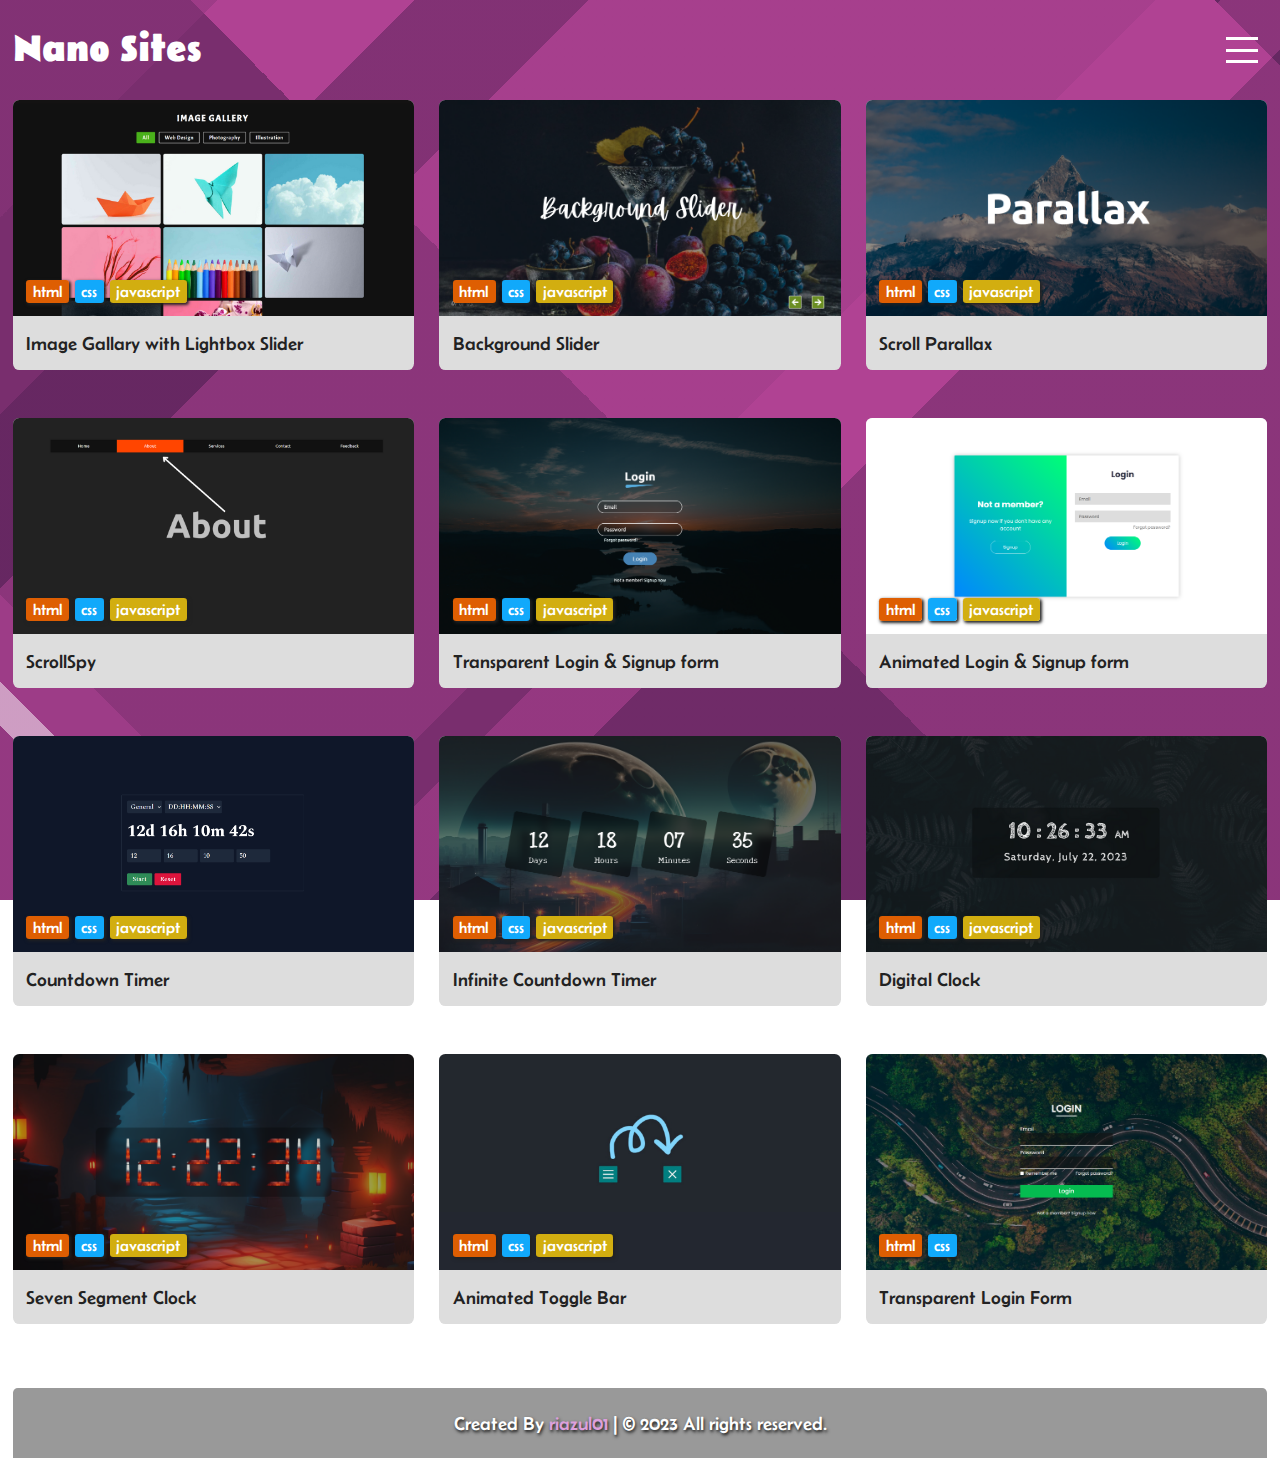
<file: index.html>
<!DOCTYPE html>
<html lang="en">

<head>
    <meta charset="UTF-8">
    <meta name="viewport" content="width=device-width, initial-scale=1.0">
    <link rel="stylesheet" href="style.css">
    <link rel="stylesheet" href="icon.css">
    <title>Nano Sites</title>
</head>

<body>
    <div class="container">
        <div class="header">
            <a href="#">Nano Sites</a>
            <div class="toggler">
                <span class="toggle-bar"></span>
            </div>

            <div class="nav-box">

                <!-- navbar left -->
                <ul class="nav-left">
                    <li data-item="js">
                        <span>JavaScript Projects</span>
                        <span class="icon-angle-right"></span>
                    </li>
                    <li data-item="css">
                        <span>CSS Projects</span>
                        <span class="icon-angle-right"></span>
                    </li>
                    <a href="#">
                        <span>React Projects</span>
                        <span class="icon-angle-right"></span>
                    </a>
                </ul>

                <!-- navbar right -->
                <div class="nav-right">

                    <!-- js links -->
                    <ul data-list="list-js" class="active-list">
                        <li style="display: flex; align-items: center; justify-content: flex-start;">
                            <span class="icon-angle-left"></span>
                            <span style="padding-left: 0.6rem;">back</span>
                        </li>
                        <li>
                            <a href="./pages/image-gallary.html" target="_blank">Image Gallary</a>
                        </li>
                        <li>
                            <a href="./pages/background-slider.html" target="_blank">Background Slider</a>
                        </li>
                        <li>
                            <a href="./pages/parallax.html" target="_blank">Scroll Parallax</a>
                        </li>
                        <li>
                            <a href="./pages/scrollspy.html" target="_blank">ScrollSpy</a>
                        </li>
                        <li>
                            <a href="./pages/transparent-login&signup.html" target="_blank">Transparent Login & Signup</a>
                        </li>
                        <li>
                            <a href="./pages/animated-login&signup.html" target="_blank">Animated Login & Signup</a>
                        </li>
                        <li>
                            <a href="./pages/countdown-timer.html" target="_blank">Countdown Timer</a>
                        </li>
                        <li>
                            <a href="./pages/infinite-countdown.html" target="_blank">Infinite Countdown Timer</a>
                        </li>
                        <li>
                            <a href="./pages/digital-clock.html" target="_blank">Digital Clock</a>
                        </li>
                        <li>
                            <a href="./pages/seven-segment-clock.html" target="_blank">Seven Segment Clock</a>
                        </li>
                        <li>
                            <a href="./pages/toggle-bar.html" target="_blank">Animated Toggle Bar</a>
                        </li>
                    </ul>

                    <!-- css links -->
                    <ul data-list="list-css">
                        <li style="display: flex; align-items: center; justify-content: flex-start;">
                            <span class="icon-angle-left"></span>
                            <span style="padding-left: 0.6rem;">back</span>
                        </li>
                        <li>
                            <a href="./pages/transparent-login.html">Login Form</a>
                        </li>
                    </ul>
                </div>
            </div>
        </div>

        <div class="projects">
            <!-- image gallary -->
            <div class="card">
                <a href="./pages/image-gallary.html" target="_blank">
                    <div class="thumb">
                        <img src="./images/project-thumb/gallary_thumb.png" alt="image_gallary">
                        <div class="tags">
                            <span class="html">html</span>
                            <span class="css">css</span>
                            <span class="javascript">javascript</span>
                        </div>
                    </div>
                </a>
                <div class="title">
                    <p>Image Gallary with Lightbox Slider</p>
                </div>
            </div>

            <!-- background slider -->
            <div class="card">
                <a href="./pages/background-slider.html" target="_blank">
                    <div class="thumb">
                        <img src="./images/project-thumb/bg_slider_thumb.png" alt="bg-slider-thumb">
                        <div class="tags">
                            <span class="html">html</span>
                            <span class="css">css</span>
                            <span class="javascript">javascript</span>
                        </div>
                    </div>
                </a>
                <div class="title">
                    <p>Background Slider</p>
                </div>
            </div>

            <!-- scroll parallax -->
            <div class="card">
                <a href="./pages/parallax.html" target="_blank">
                    <div class="thumb">
                        <img src="./images/project-thumb/parallax_thumb.png" alt="scroll-parallax">
                        <div class="tags">
                            <span class="html">html</span>
                            <span class="css">css</span>
                            <span class="javascript">javascript</span>
                        </div>
                    </div>
                </a>
                <div class="title">
                    <p>Scroll Parallax</p>
                </div>
            </div>

            <!-- scrollSpy -->
            <div class="card">
                <a href="./pages/scrollspy.html" target="_blank">
                    <div class="thumb">
                        <img src="./images/project-thumb/scrollspy_thumb.png" alt="scrollspy">
                        <div class="tags">
                            <span class="html">html</span>
                            <span class="css">css</span>
                            <span class="javascript">javascript</span>
                        </div>
                    </div>
                </a>
                <div class="title">
                    <p>ScrollSpy</p>
                </div>
            </div>

            <!-- transparent login and signup -->
            <div class="card">
                <a href="./pages/transparent-login&signup.html" target="_blank">
                    <div class="thumb">
                        <img src="./images/project-thumb/transparent_login&signup_thumb.png" alt="login-&-signup">
                        <div class="tags">
                            <span class="html">html</span>
                            <span class="css">css</span>
                            <span class="javascript">javascript</span>
                        </div>
                    </div>
                </a>
                <div class="title">
                    <p>Transparent Login & Signup form</p>
                </div>
            </div>

            <!-- animated login and signup -->
            <div class="card">
                <a href="./pages/animated-login&signup.html" target="_blank">
                    <div class="thumb">
                        <img src="./images/project-thumb/animated_login&signup_thumb.png" alt="login-&-signup">
                        <div class="tags">
                            <span class="html">html</span>
                            <span class="css">css</span>
                            <span class="javascript">javascript</span>
                        </div>
                    </div>
                </a>
                <div class="title">
                    <p>Animated Login & Signup form</p>
                </div>
            </div>

            <!-- countdown timer -->
            <div class="card">
                <a href="./pages/countdown-timer.html" target="_blank">
                    <div class="thumb">
                        <img src="./images/project-thumb/timer_thumb.png" alt="countdown-timer">
                        <div class="tags">
                            <span class="html">html</span>
                            <span class="css">css</span>
                            <span class="javascript">javascript</span>
                        </div>
                    </div>
                </a>
                <div class="title">
                    <p>Countdown Timer</p>
                </div>
            </div>

            <!-- infinite countdown timer -->
            <div class="card">
                <a href="./pages/infinite-countdown.html" target="_blank">
                    <div class="thumb">
                        <img src="./images/project-thumb/infinite_countdown_thumb.png" alt="infinite-countdown">
                        <div class="tags">
                            <span class="html">html</span>
                            <span class="css">css</span>
                            <span class="javascript">javascript</span>
                        </div>
                    </div>
                </a>
                <div class="title">
                    <p>Infinite Countdown Timer</p>
                </div>
            </div>

            <!-- digital clock -->
            <div class="card">
                <a href="./pages/digital-clock.html" target="_blank">
                    <div class="thumb">
                        <img src="./images/project-thumb/digital_clock_thumb.png" alt="digital-clock">
                        <div class="tags">
                            <span class="html">html</span>
                            <span class="css">css</span>
                            <span class="javascript">javascript</span>
                        </div>
                    </div>
                </a>
                <div class="title">
                    <p>Digital Clock</p>
                </div>
            </div>

            <!-- seven segment clock -->
            <div class="card">
                <a href="./pages/seven-segment-clock.html" target="_blank">
                    <div class="thumb">
                        <img src="./images/project-thumb/seg_clock_thumb.png" alt="segment-clock">
                        <div class="tags">
                            <span class="html">html</span>
                            <span class="css">css</span>
                            <span class="javascript">javascript</span>
                        </div>
                    </div>
                </a>
                <div class="title">
                    <p>Seven Segment Clock</p>
                </div>
            </div>

            <!-- toggle bar -->
            <div class="card">
                <a href="./pages/toggle-bar.html" target="_blank">
                    <div class="thumb">
                        <img src="./images/project-thumb/toggle_bar_thumb.png" alt="toggle-bar">
                        <div class="tags">
                            <span class="html">html</span>
                            <span class="css">css</span>
                            <span class="javascript">javascript</span>
                        </div>
                    </div>
                </a>
                <div class="title">
                    <p>Animated Toggle Bar</p>
                </div>
            </div>

            <!-- transparent login -->
            <div class="card">
                <a href="./pages/transparent-login.html" target="_blank">
                    <div class="thumb">
                        <img src="./images/project-thumb/transparent_login_thumb.png" alt="transparent-login">
                        <div class="tags">
                            <span class="html">html</span>
                            <span class="css">css</span>
                        </div>
                    </div>
                </a>
                <div class="title">
                    <p>Transparent Login Form</p>
                </div>
            </div>
        </div>

        <footer>
            <p>Created By <a href="https://github.com/riazul01" target="_blank">riazul01</a> | &copy;
                2023 All rights reserved.</p>
        </footer>
    </div>

    <script src="script.js"></script>
</body>
</html>
</file>
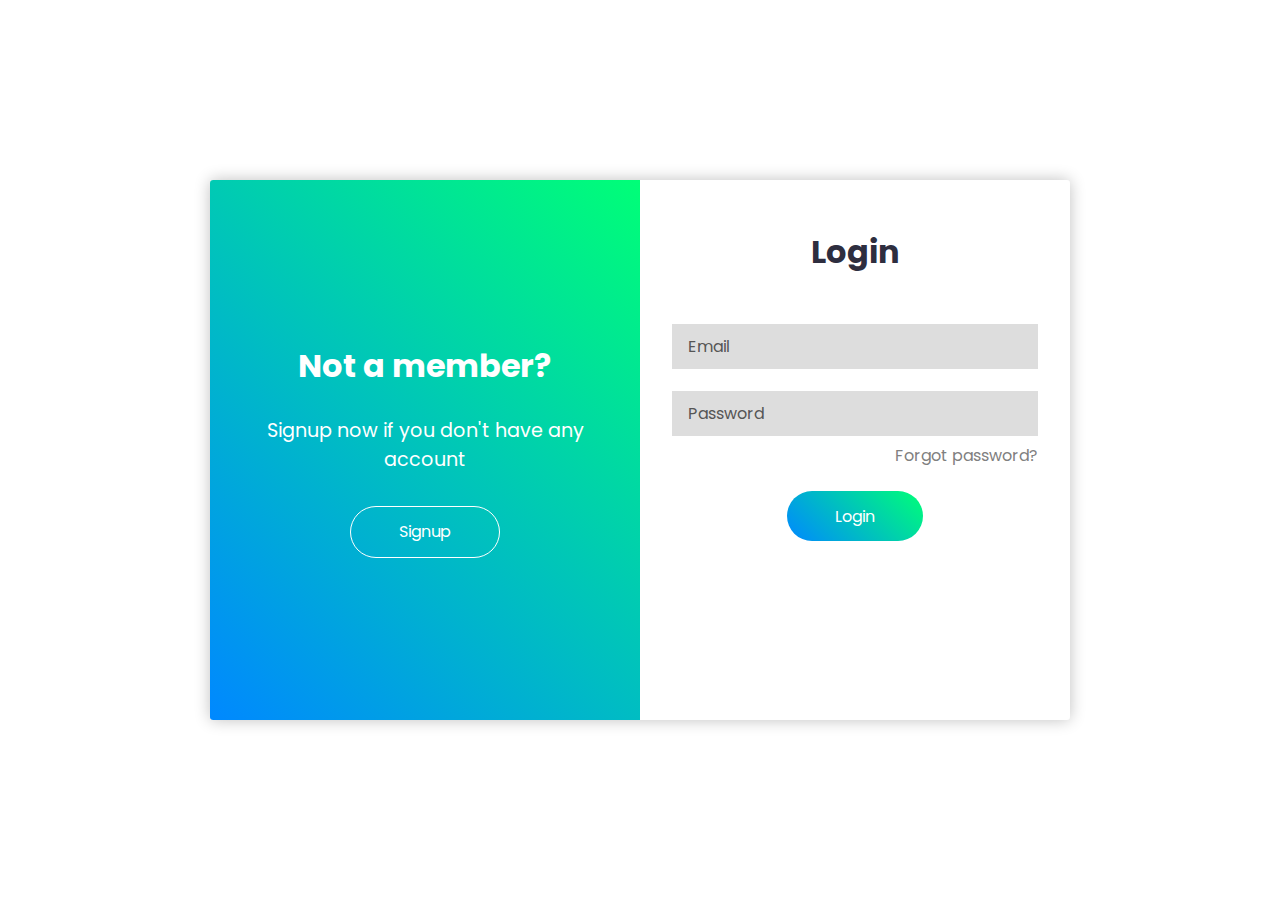
<file: pages/animated-login&signup.html>
<!DOCTYPE html>
<!-- 
    Project name: Animated Login & Signup
    Author: Md. Riazul Islam
    Author URI: https://github.com/riazul01
-------------------------------------------->
<html lang="en">
<head>
    <meta charset="UTF-8">
    <meta name="viewport" content="width=device-width, initial-scale=1.0">
    <link rel="preconnect" href="https://fonts.googleapis.com">
    <link rel="preconnect" href="https://fonts.gstatic.com" crossorigin>
    <link href="https://fonts.googleapis.com/css2?family=Poppins:wght@100;200;300;400;500;600;700;800;900&display=swap" rel="stylesheet">

    <style>
        * {
            margin: 0;
            padding: 0;
            font-family: 'Poppins', sans-serif;
        }

        .container {
            display: grid;
            height: 100vh;
            place-items: center;
        }

        .wrapper {
            height: 540px;
            width: 860px;
            display: flex;
            flex-direction: row-reverse;
            box-shadow: 0 0 1rem 0 silver;
            border-radius: 0.2rem;
            overflow: hidden;
        }

        .wrapper-form {
            position: relative;
            width: 50%;
            height: 100%;
            transition: all 0.6s ease;
        }

        .login-form,
        .signup-form {
            padding: 3rem 2rem;
            position: absolute;
            top: 0;
            left: 0;
            width: 100%;
            height: 100%;
            box-sizing: border-box;
            opacity: 0;
            visibility: hidden;
            pointer-events: none;
            transition: all 0.01s ease 0.18s;
        }

        h1 {
            margin-bottom: 1.6rem;
            color: #2e2e3f;
            text-align: center;
        }

        input {
            margin-top: 1.4rem;
            padding: 0 1rem;
            width: 100%;
            height: 45px;
            color: #2e2e3f;
            font-size: 1rem;
            border: none;
            outline: none;
            background: #ddd;
            box-sizing: border-box;
        }

        ::placeholder {
            color: #555;
            font-size: 1rem;
        }

        .forgot-pass {
            margin-top: 0.4rem;
            padding-bottom: 1rem;
            position: relative;
            width: 100%;
        }

        .forgot-pass a {
            position: absolute;
            top: 0;
            right: 0;
            color: gray;
            text-decoration: none;
        }

        .form-btn {
            margin-top: 2rem;
            height: 100%;
            display: grid;
            place-items: center;
        }

        .btn {
            padding: 0.8rem 3rem;
            color: #fff;
            font-size: 1rem;
            border: none;
            outline: none;
            cursor: pointer;
            border-radius: 2rem;
            background: linear-gradient(45deg, #0088ff, #00ff77);
            transition: all 0.3s ease;
        }

        .btn:active {
            transform: scale(0.96);
        }

        .wrapper-overlay {
            position: relative;
            width: 50%;
            height: 100%;
            transition: all 0.6s ease;
        }

        .login-overlay,
        .signup-overlay {
            position: absolute;
            top: 0;
            left: 0;
            width: 100%;
            height: 100%;
            opacity: 0;
            visibility: hidden;
            pointer-events: none;
            background: linear-gradient(45deg, #0088ff, #00ff77);
            transition: all 0.4s ease;
        }

        .login-overlay-text,
        .signup-overlay-text {
            color: #fff;
            width: 100%;
            height: 100%;
            display: flex;
            flex-direction: column;
            align-items: center;
            justify-content: center;
            transition: all 0.6s ease;
        }

        .login-overlay-text h1,
        .signup-overlay-text h1 {
            color: #fff;
        }

        p {
            padding: 0 2rem;
            color: #fff;
            font-size: 1.2rem;
            text-align: center;
        }

        .login-btn,
        .signup-btn {
            margin-top: 2rem;
            color: #fff;
            background: transparent;
            border: 1px solid #fff;
        }

        .active {
            opacity: 1;
            visibility: visible;
            pointer-events: auto;
        }

        @media screen and (max-width: 880px) {
            .wrapper {
                height: 100%;
                width: 100%;
                box-shadow: none;
            }

            .login-form,
            .signup-form {
                padding: 3rem 1rem;
                top: 10%;
                left: 0;
            }
        }

        @media screen and (max-width: 680px) {
            .wrapper {
                flex-direction: column-reverse;
                border-radius: 0;
            }

            .wrapper-form {
                width: 100%;
                height: 70%;
            }

            .wrapper-overlay {
                width: 100%;
                height: 30%;
            }

            .login-form,
            .signup-form {
                padding: 1rem;
                width: 390px;
                top: 5%;
                left: 50%;
                transform: translateX(-50%);
                transition: all 0.01s ease 0.12s;
            }

            .login-overlay-text h1,
            .signup-overlay-text h1 {
                font-size: 1.6rem;
                margin: 0.6rem;
            }

            .login-overlay-text p,
            .signup-overlay-text p {
                font-size: 1rem;
            }

            .login-overlay-text button,
            .signup-overlay-text button {
                font-size: 1rem;
                margin: 1rem;
                padding: 0.6rem 2.6rem;
            }
        }

        @media screen and (max-width: 390px) {
            .login-form,
            .signup-form {
                width: 100%;
            }
        }
    </style>
    
    <title>Animated Login & Signup form</title>
</head>
<body>
    <div class="container">
        <div class="wrapper">
            <div class="wrapper-form">
                <div class="signup-form">
                    <h1>Signup</h1>
                    <form action="#">
                        <input type="text" placeholder="Name" required>
                        <input type="email" placeholder="Email" required>
                        <input type="password" placeholder="Password" required>
                        <div class="form-btn">
                            <button class="btn">Signup</button>
                        </div>
                    </form>
                </div>

                <div class="login-form active">
                    <h1>Login</h1>
                    <form action="#">
                        <input type="email" placeholder="Email" required>
                        <input type="password" placeholder="Password" required>
                        <div class="forgot-pass">
                            <a href="#">Forgot password?</a>
                        </div>
                        <div class="form-btn">
                            <button class="btn">Login</button>
                        </div>
                    </form>
                </div>
            </div>

            <div class="wrapper-overlay">
                <div class="signup-overlay active">
                    <div class="signup-overlay-text">
                        <h1>Not a member?</h1>
                        <p>Signup now if you don't have any account</p>
                        <button class="signup-btn btn">Signup</button>
                    </div>
                </div>

                <div class="login-overlay">
                    <div class="login-overlay-text">
                        <h1>Have an account?</h1>
                        <p>Please login if you already have an account</p>
                        <button class="login-btn btn">Login</button>
                    </div>
                </div>
            </div>
        </div>
    </div>

    <script>
        (function () {
            let forms = document.querySelector('.wrapper-form');
            let overlays = document.querySelector('.wrapper-overlay');
            let signupForm = document.querySelector('.signup-form');
            let loginForm = document.querySelector('.login-form');
            let signupOverlay = document.querySelector('.signup-overlay');
            let loginOverlay = document.querySelector('.login-overlay');

            let loginBtn = document.querySelector('.login-btn');
            let signupBtn = document.querySelector('.signup-btn');

            signupBtn.addEventListener('click', function () {
                if (window.innerWidth >= 680) {
                    forms.style.transform = "translateX(-100%)";
                    overlays.style.transform = "translateX(100%)";
                } else {
                    // form transform need: ((100 - 70) / 70) * 100 = 42.857
                    forms.style.transform = "translateY(-42.857%)";
                    // overlays transform need: ((100 - 30) / 30) * 100 = 233.333
                    overlays.style.transform = "translateY(233.333%)";
                }

                loginForm.classList.remove('active');
                signupForm.classList.add('active');

                signupOverlay.classList.remove('active');
                loginOverlay.classList.add('active');
            });

            loginBtn.addEventListener('click', function () {
                forms.style.transform = "translateX(0)";
                overlays.style.transform = "translateX(0)";

                loginForm.classList.add('active');
                signupForm.classList.remove('active');

                signupOverlay.classList.add('active');
                loginOverlay.classList.remove('active');
            });
        })();
    </script>
</body>
</html>
</file>
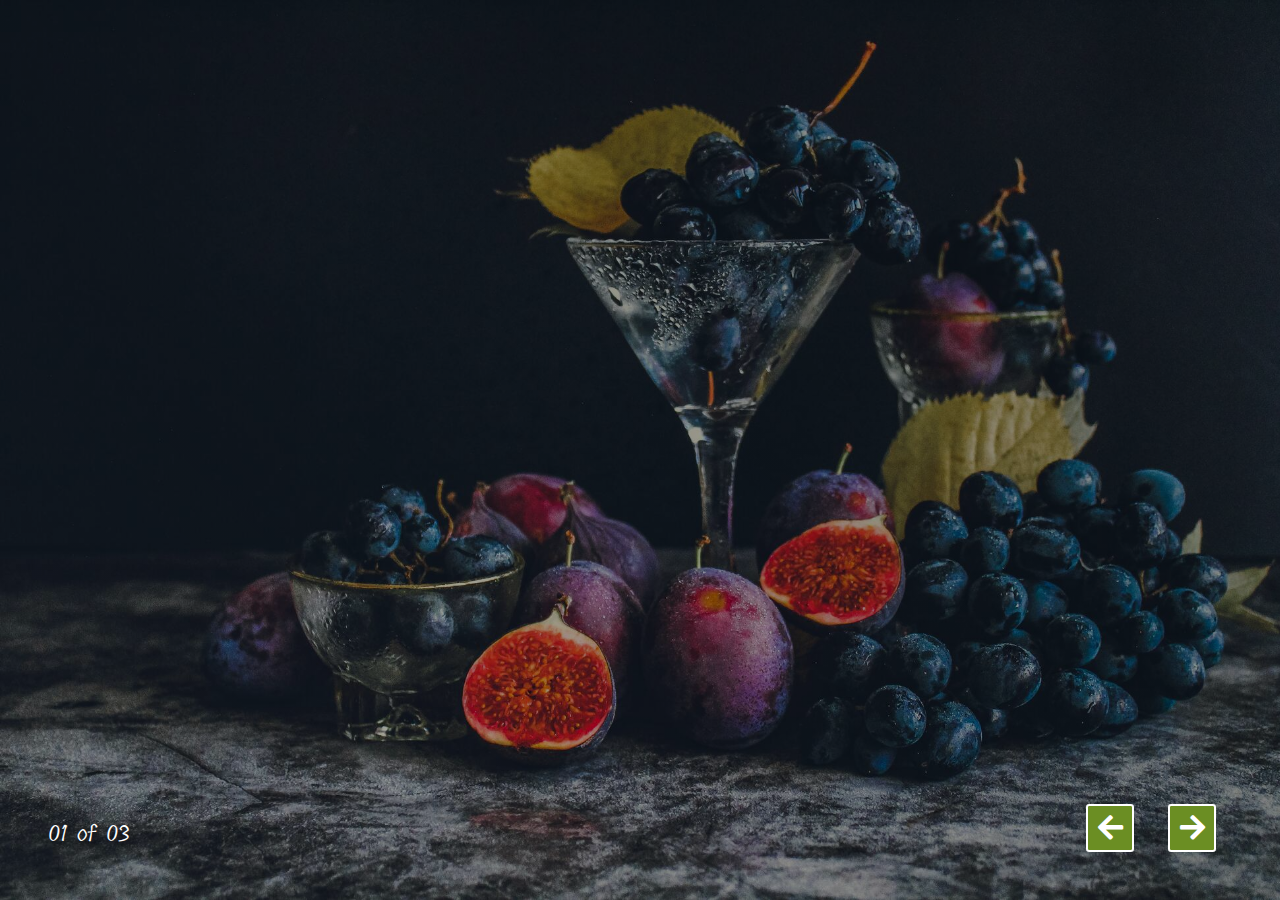
<file: pages/background-slider.html>
<!DOCTYPE html>
<!-- 
    Project name: Background Slider
    Author: Md. Riazul Islam
    Author URI: https://github.com/riazul01
-------------------------------------------->
<html lang="en">
<head>
    <meta charset="UTF-8">
    <meta name="viewport" content="width=device-width, initial-scale=1.0">
    <link rel="preconnect" href="https://fonts.googleapis.com">
    <link rel="preconnect" href="https://fonts.gstatic.com" crossorigin>
    <link href="https://fonts.googleapis.com/css2?family=Tillana:wght@400;500;600;700;800&display=swap" rel="stylesheet">
    
    <!-- icons -->
    <link rel="stylesheet" href="../icon.css">

    <style>
        * {
            margin: 0;
            padding: 0;
            font-family: 'Tillana', cursive;
            box-sizing: border-box;
        }
        
        .bg-slider {
            position: relative;
            height: 100vh;
            width: 100%;
        }

        .slider-box {
            position: absolute;
            top: 0;
            left: 0;
            height: 100%;
            width: 100%;
        }

        .bg-slide {
            position: absolute;
            top: 0;
            left: 0;
            height: 100%;
            width: 100%;
            transition: all 1s ease;
        }

        .bg-slide-1 {
            opacity: 0;
            visibility: hidden;
            pointer-events: none;
            background: linear-gradient(45deg, rgba(0, 0, 0, 0.3), rgba(0, 0, 0, 0.5)), url('../images/bg-images/slider-bg1.jpg');
            background-size: cover;
            z-index: 1;
        }

        .bg-slide-2 {
            opacity: 0;
            visibility: hidden;
            pointer-events: none;
            background: linear-gradient(45deg, rgba(0, 0, 0, 0.3), rgba(0, 0, 0, 0.5)), url('../images/bg-images/slider-bg2.jpg');
            background-size: cover;
            z-index: 1;
        }

        .bg-slide-3 {
            opacity: 0;
            visibility: hidden;
            pointer-events: none;
            background: linear-gradient(45deg, rgba(0, 0, 0, 0.3), rgba(0, 0, 0, 0.5)), url('../images/bg-images/slider-bg3.jpg');
            background-size: cover;
            z-index: 1;
        }

        .active-bg {
            opacity: 1;
            visibility: visible;
            pointer-events: auto;
            z-index: 2;
        }

        .bg-slide-btns {
            position: absolute;
            bottom: 3rem;
            right: 4rem;
            height: auto;
            width: 130px;
            display: flex;
            justify-content: space-between;
            z-index: 99;
        }

        .bg-slide-btns div {
            height: 3rem;
            width: 3rem;
            display: grid;
            place-items: center;
            cursor: pointer;
            border-radius: 0.2rem;
            background: olivedrab;
            border: 2px solid #fff;
        }

        .bg-slide-btns div span {
            color: #fff;
            font-size: 1.8rem;
        }

        #bg-text {
            position: absolute;
            bottom: 3rem;
            left: 3rem;
            z-index: 9;
        }

        #bg-text p {
            color: #fff;
            font-size: 1.4rem;
            text-shadow: 0 0 0.6rem #111;
        }

        @media screen and (max-width: 460px) {
            .bg-slide-btns {
                bottom: 2rem;
                right: 1rem;
                width: 120px;
            }

            #bg-text {
                bottom: 2rem;
                left: 1rem;
            }
        }
    </style>
    
    <title>Background Slider</title>
</head>
<body>
    <div class="bg-slider">
        <!-- background image slider -->
        <div class="slider-box">
            <div class="bg-slide bg-slide-1 active-bg"></div>
            <div class="bg-slide bg-slide-2"></div>
            <div class="bg-slide bg-slide-3"></div>
        </div>

        <!-- slide button -->
        <div class="bg-slide-btns">
            <div class="bg-slide-left-btn">
                <span class="icon-arrow-left"></span>
            </div>
            <div class="bg-slide-right-btn">
                <span class="icon-arrow-right"></span>
            </div>
        </div>

        <!-- hero text -->
        <div id="bg-text">
            <p>01 of 03</p>
        </div>
    </div>

    <script>
        // selecting parallax and slider elements
        let parallax = document.querySelector('.bg-slide-1');
        let slides = document.querySelectorAll('.bg-slide');
        let slideCountText = document.querySelector('#bg-text > p');

        // initialize slide index
        let slideIndex = 0;

        // slide left
        function bgSlideLeft() {
            slideIndex--;

            if (slideIndex < 0) {
                slideIndex = slides.length - 1;
            }
            
            slides[slideIndex].classList.add('active-bg');
            parallax.style.backgroundPositionY = 0 + 'px';
            parallax = document.querySelector(`.bg-slide-${slideIndex + 1}`);
            slideCountText.innerText = `0${slideIndex + 1} of 0${slides.length}`;
        }

        // slide right
        function bgSlideRight() {
            slideIndex++;

            if (slideIndex >= slides.length) {
                slideIndex = 0;
            }

            slides[slideIndex].classList.add('active-bg');
            parallax.style.backgroundPositionY = 0 + 'px';
            parallax = document.querySelector(`.bg-slide-${slideIndex + 1}`);
            slideCountText.innerText = `0${slideIndex + 1} of 0${slides.length}`;
        }

        // remove previous slide
        function removePrevSlide() {
            for (let i = 0; i < slides.length; i++) {
                slides[i].classList.remove('active-bg');
            }
        }

        let sliderId = null;

        // auto slider
        const autoSlider = () => {
            sliderId = setInterval(() => {
                removePrevSlide();
                bgSlideRight();
            }, 8000);
        }

        autoSlider();

        // slide left right button
        let bgSlideLeftBtn = document.querySelector('.bg-slide-left-btn');
        let bgSlideRightBtn = document.querySelector('.bg-slide-right-btn');

        // actions while left button click
        bgSlideLeftBtn.onclick = () => {
            clearInterval(sliderId);
            removePrevSlide();
            bgSlideLeft();
            autoSlider();
        }

        // actions while right button click
        bgSlideRightBtn.onclick = () => {
            clearInterval(sliderId);
            removePrevSlide();
            bgSlideRight();
            autoSlider();
        }

        // background text
        let bgText = document.querySelector('#bg-text');

        // actions while scroll up or down
        window.onscroll = () => {
            let scrollTop = document.documentElement.scrollTop;
            let totalHeight = document.documentElement.scrollHeight - window.innerHeight;
            let percentage = (scrollTop / totalHeight) * 100;

            // parallax effect
            parallax.style.backgroundPositionY = scrollTop * 0.7 + 'px';

            // background text effect
            bgText.style.top = 50 - percentage * 1.8 + '%';
        }
    </script>
</body>
</html>
</file>
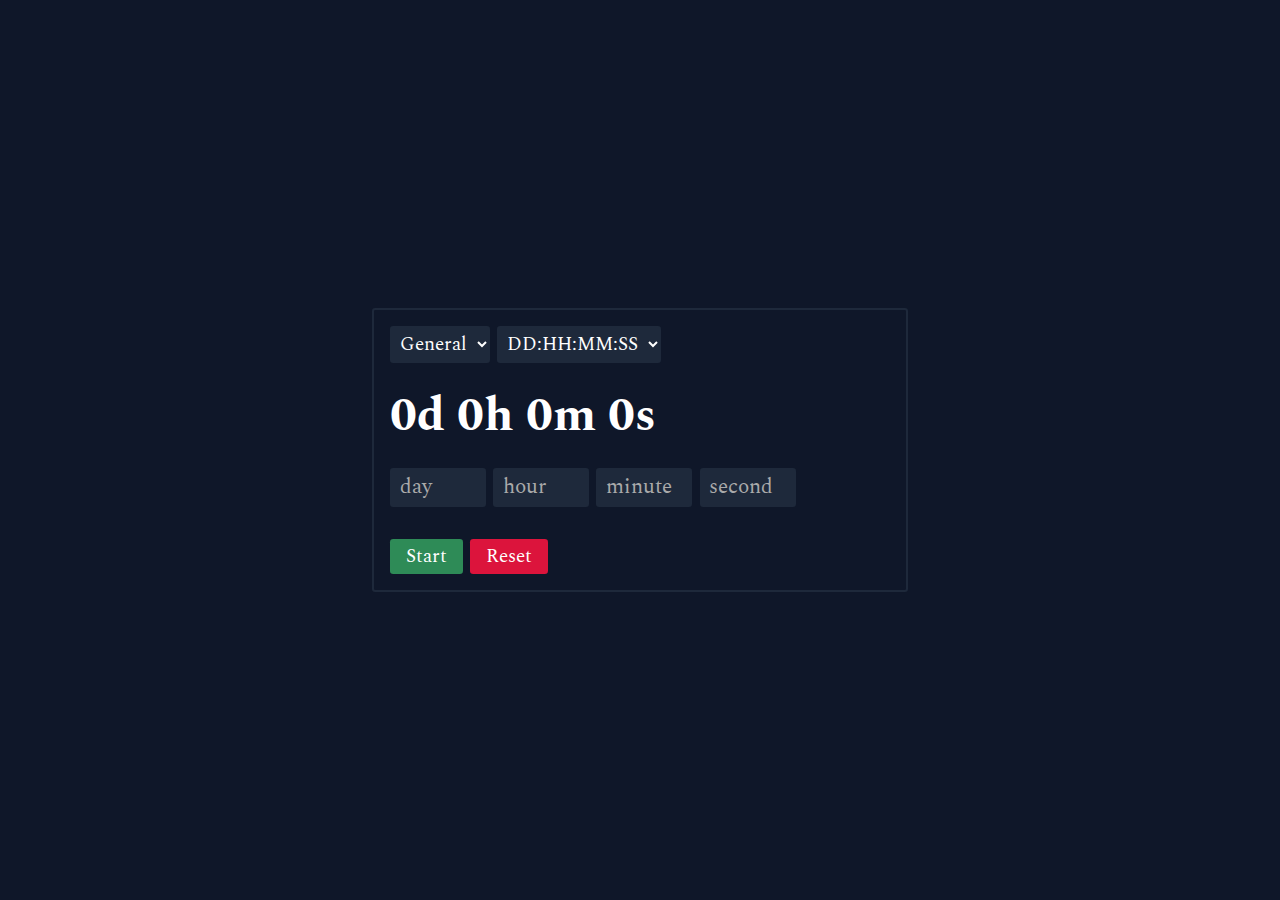
<file: pages/countdown-timer.html>
<!DOCTYPE html>
<!-- 
    Project name: Countdown Timer
    Author: Md. Riazul Islam
    Author URI: https://github.com/riazul01
-------------------------------------------->
<html lang="en">
<head>
    <meta charset="UTF-8">
    <meta name="viewport" content="width=device-width, initial-scale=1.0">
    <link rel="preconnect" href="https://fonts.googleapis.com">
    <link rel="preconnect" href="https://fonts.gstatic.com" crossorigin>
    <link href="https://fonts.googleapis.com/css2?family=Spectral:wght@200;300;400;500;600;700;800&display=swap" rel="stylesheet">
    
    <style>
        * {
            margin: 0;
            padding: 0;
            font-family: 'Spectral', serif;
            box-sizing: border-box;
            background: #0f1729;
        }

        .container {
            height: 100vh;
            width: 100%;
            display: flex;
            flex-direction: column;
            align-items: center;
            justify-content: center;
        }

        .timerBox {
            padding: 1rem;
            border: 2px solid #1e293b;
            border-radius: 0.2rem;
        }

        #timer-type,
        #input-format {
            margin-right: 0.2rem;
            padding: 0.2rem 0.4rem;
            color: #fff;
            font-size: 1.2rem;
            border: none;
            outline: none;
            background: #1e293b;
            border-radius: 0.2rem;
        }

        .timer-area {
            margin-top: 1rem;
            height: auto;
            width: 500px;
        }

        .timer-area h1 {
            color: #fff;
            font-size: 3rem;
        }

        .timer-input {
            margin-top: 1rem;
            display: none;
        }

        .timer-input.active {
            display: block;
        }

        .timer-input>input {
            padding: 0.3rem 0.6rem;
            color: #fff;
            font-size: 1.2rem;
            border: none;
            outline: none;
            background: #1e293b;
            border-radius: 0.2rem;
            margin-right: 0.2rem;
        }

        .timer-input>input::placeholder {
            color: #aaa;
            font-size: 1.3rem;
        }

        input::-webkit-outer-spin-button,
        input::-webkit-inner-spin-button {
            -webkit-appearance: none;
            margin: 0;
        }

        /* input[type=number] {
            -moz-appearance: textfield;
        } */

        .day-hour>input {
            width: 6rem;
        }

        .date-time>input {
            color: #fff;
        }

        .timer-control {
            margin-top: 1rem;
        }

        .timer-control button {
            margin: 1rem 0.2rem 0 0;
            padding: 0.2rem 1rem;
            color: #fff;
            font-size: 1.2rem;
            cursor: pointer;
            outline: none;
            border: none;
            border-radius: 0.2rem;
        }

        #start-stop-btn {
            background: seagreen;
        }

        #reset-btn {
            background: crimson;
        }

        @media screen and (max-width: 620px) {
            .container {
                padding: 0 0.4rem;
            }

            .timerBox {
                width: 100%;
            }

            #timer-type,
            #input-format {
                margin-bottom: 0.8rem;
                font-size: 1rem;
            }

            .timer-area {
                margin-top: 0.4rem;
                width: 100%;
            }

            .timer-area h1 {
                font-size: 2rem;
            }

            .timer-input>input {
                font-size: 1rem;
            }

            .day-hour>input {
                width: 6rem;
                margin-bottom: 1rem;
            }

            .timer-control {
                margin-top: 0;
            }
        }
    </style>

    <title>Countdown Timer</title>
</head>
<body>
    <div class="container">
        <div class="timerBox">
            <select id="timer-type">
                <option value="general">General</option>
                <option value="infinite">Infinite</option>
            </select>
            <select id="input-format" onchange="switchFormat()">
                <option value="opt-day-hour">DD:HH:MM:SS</option>
                <option value="opt-date-time">Date-Time</option>
            </select>
            <div class="timer-area">
                <h1>0d 0h 0m 0s</h1>
            </div>
            <div class="timer-input day-hour active">
                <input type="number" id="day" placeholder="day">
                <input type="number" id="hour" placeholder="hour">
                <input type="number" id="minute" placeholder="minute">
                <input type="number" id="second" placeholder="second">
            </div>
            <div class="timer-input date-time">
                <input type="datetime-local" id="date">
            </div>
            <div class="timer-control">
                <button id="start-stop-btn">Start</button>
                <button id="reset-btn">Reset</button>
            </div>
        </div>
    </div>

    <script>
        const timerType = document.querySelector('#timer-type');
        const inputFormat = document.querySelector('#input-format');

        const inputDayHourBox = document.querySelector('.day-hour');
        const inputDateTimeBox = document.querySelector('.date-time');

        const inputDay = document.querySelector('#day');
        const inputHour = document.querySelector('#hour');
        const inputMinute = document.querySelector('#minute');
        const inputSecond = document.querySelector('#second');
        const inputDate = document.querySelector('#date');

        const startStopBtn = document.querySelector('#start-stop-btn');
        const resetBtn = document.querySelector('#reset-btn');

        let displayTime = document.querySelector('.timer-area > h1');

        const switchFormat = () => {
            if (inputFormat.value === 'opt-day-hour') {
                inputDayHourBox.classList.add('active');
                inputDateTimeBox.classList.remove('active');
            } else {
                inputDayHourBox.classList.remove('active');
                inputDateTimeBox.classList.add('active');
            }
        }

        const resetTimer = () => {
            inputDay.value = null;
            inputHour.value = null;
            inputMinute.value = null;
            inputSecond.value = null;
            inputDate.value = null;

            displayTime.innerHTML = `0d 0h 0m 0s`;
            startStopBtn.removeAttribute('disabled');
        }

        const startCountDown = (time) => {

            let countTime = time;

            const timer = setInterval(() => {

                let remainingTime = countTime--;

                // seconds to days, hours, minutes and seconds
                let days = Math.floor(remainingTime / 86400);
                remainingTime = remainingTime % 86400;

                let hours = Math.floor(remainingTime / 3600);
                remainingTime = remainingTime % 3600;

                let minutes = Math.floor(remainingTime / 60);
                remainingTime = remainingTime % 60;

                let seconds = Math.floor(remainingTime);

                if (countTime < 0 && timerType.value === 'general') {
                    clearInterval(timer);
                    resetTimer();
                }

                if (countTime < 0 && timerType.value === 'infinite') {
                    countTime = time;
                }

                resetBtn.onclick = () => {
                    clearInterval(timer);
                    resetTimer();
                }

                displayTime.innerHTML = `${days}d ${hours}h ${minutes}m ${seconds}s`;

            }, 1000);
        }

        const calculateTimeInSecond = () => {
            if (inputFormat.value === 'opt-day-hour') {
                let dayVal = inputDay.value || 0;
                let hourVal = inputHour.value || 0;
                let minuteVal = inputMinute.value || 0;
                let secondVal = inputSecond.value || 0;

                return dayVal * 86400 + hourVal * 3600 + minuteVal * 60 + secondVal * 1;
            } else {
                let dateVal = inputDate.value || 0;
                let eventTime = new Date(dateVal).getTime();
                let curntTime = Date.now();
                return (eventTime - curntTime) / 1000;
            }
        }

        startStopBtn.onclick = () => {
            let timeInSecond = calculateTimeInSecond();

            if (timeInSecond > 0) {
                startCountDown(timeInSecond);
                startStopBtn.setAttribute('disabled', 'true');
            } else {
                alert('Please give a valid input!');
                resetTimer();
            }
        }
    </script>
</body>
</html>
</file>
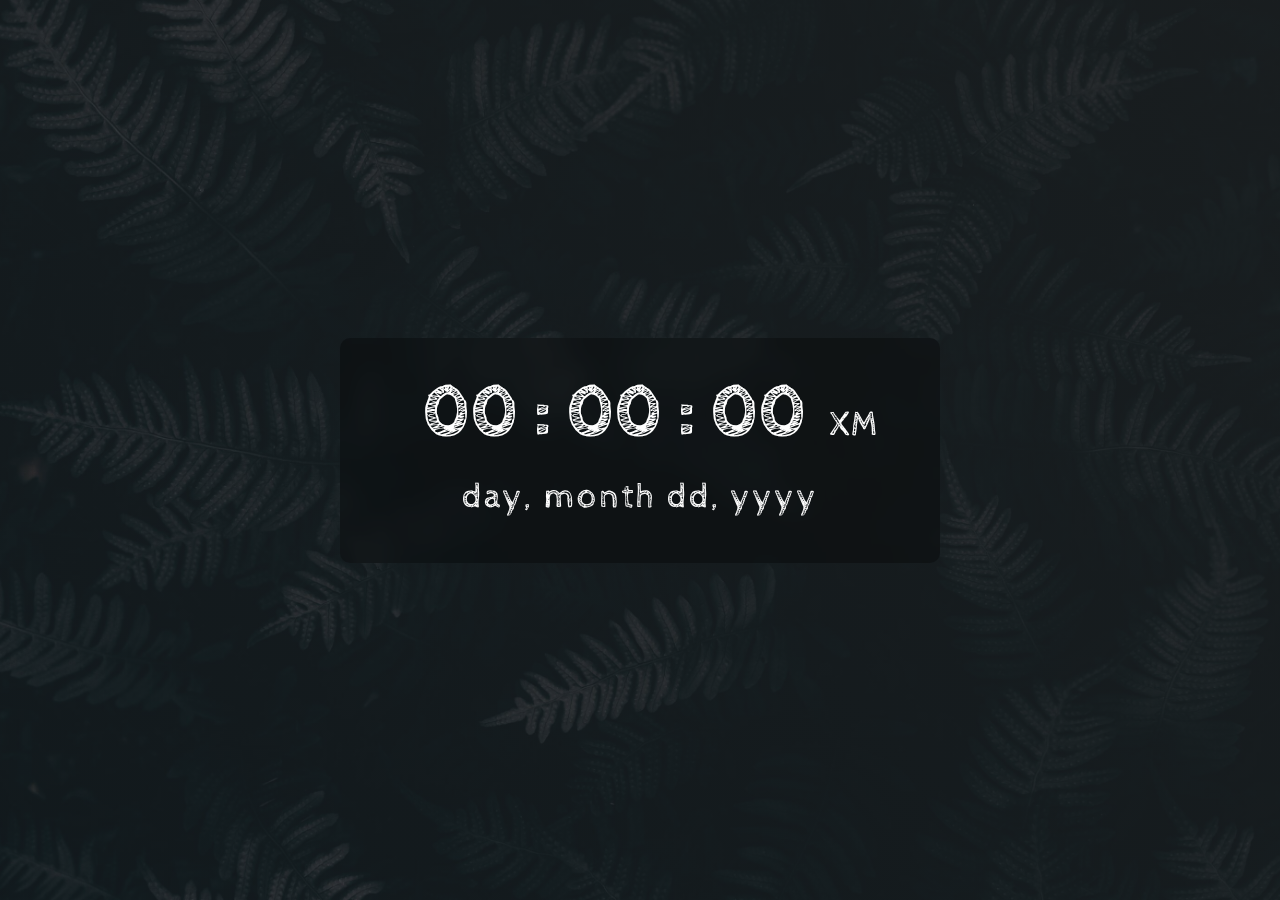
<file: pages/digital-clock.html>
<!DOCTYPE html>
<!-- 
    Project name: Digital Clock
    Author: Md. Riazul Islam
    Author URI: https://github.com/riazul01
-------------------------------------------->
<html lang="en">
<head>
    <meta charset="UTF-8">
    <meta name="viewport" content="width=device-width, initial-scale=1.0">
    <link rel="preconnect" href="https://fonts.googleapis.com">
    <link rel="preconnect" href="https://fonts.gstatic.com" crossorigin>
    <link href="https://fonts.googleapis.com/css2?family=Cabin+Sketch:wght@400;700&display=swap" rel="stylesheet">

    <style>
        * {
            margin: 0;
            padding: 0;
            font-family: 'Cabin Sketch', cursive;
        }

        body {
            height: 100vh;
            width: 100%;
            display: flex;
            align-items: center;
            justify-content: center;
            background: linear-gradient(45deg, rgba(35, 35, 35, 0.5), rgba(35, 35, 35, 0.7)), url('../images/bg-images/clock_bg.jpg');
            background-size: cover;
            background-position: center;
            background-attachment: fixed;
        }

        .container {
            padding: 1rem 0;
            color: #fff;
            height: auto;
            width: 600px;
            display: flex;
            flex-direction: column;
            text-align: center;
            align-items: center;
            justify-content: center;
            background: rgba(0, 0, 0, 0.3);
            backdrop-filter: blur(10px);
            border-radius: 10px;
        }

        #clock {
            display: inline-block;
            font-size: 70px;
            padding: 20px;
        }

        #xm {
            font-size: 35px;
            font-weight: 500;
        }

        #today {
            padding-bottom: 30px;
            font-size: 35px;
            font-weight: 500;
            letter-spacing: 2px;
        }

        @media screen and (max-width: 760px) {
            .container {
                margin: 0 0.4rem;
                height: auto;
                width: 100%;
                border: none;
            }

            #clock {
                font-size: 50px;
                padding: 10px;
            }

            #xm {
                font-size: 20px;
            }

            #today {
                font-size: 20px;
            }
        }

        @media screen and (max-width: 420px) {
            #clock {
                font-size: 40px;
            }
        }

        @media screen and (max-width: 340px) {
            #clock {
                font-size: 35px;
            }

            #xm {
                font-size: 15px;
            }

            #today {
                font-size: 15px;
            }
        }

    </style>

    <title>Digital Clock</title>
</head>
<body>
    <div class="container">
        <div class="time">
            <h1 id="clock">00 : 00 : 00</h1>
            <span id="xm">XM</span>
        </div>
        <p id="today">day, month dd, yyyy</p>
    </div>

    <script>
        (function() {
            const time = document.getElementById("clock");
            const date = document.getElementById("today");
            const timeX = document.getElementById("xm");

            setInterval(() => {

                let dt = new Date();

                let hour = dt.getHours();
                let minute = dt.getMinutes();
                let second = dt.getSeconds();

                let day = dt.getDate();
                let weekDayIndex = dt.getDay();
                let monthIndex = dt.getMonth();
                let year = dt.getFullYear();

                let weekDayNames = ['Sunday', 'Monday', 'Tuesday', 'Wednesday', 'Thursday', 'Friday', 'Saturday'];
                let monthNames = ['January', 'February', 'March', 'April', 'May', 'June', 'July', 'August', 'September', 'October', 'November', 'December'];

                let xm = (hour >= 12) ? 'PM': 'AM';

                if (hour > 12) {
                    hour -= 12;
                }

                if (hour == 0) {
                    hour = 12;
                }

                if (hour < 10) {
                    hour = '0' + hour;
                }

                if (minute < 10) {
                    minute = '0' + minute;
                }

                if (second < 10) {
                    second = '0' + second;
                }

                if (day < 10) {
                    day = '0' + day;
                }

                time.innerHTML = hour + ' : ' + minute + ' : ' + second + ' ';
                timeX.innerHTML = xm;
                date.innerHTML = weekDayNames[weekDayIndex] + ', ' + monthNames[monthIndex] + ' ' + day + ', ' + year;

            }, 1000);
        })();
    </script>
</body>
</html>
</file>
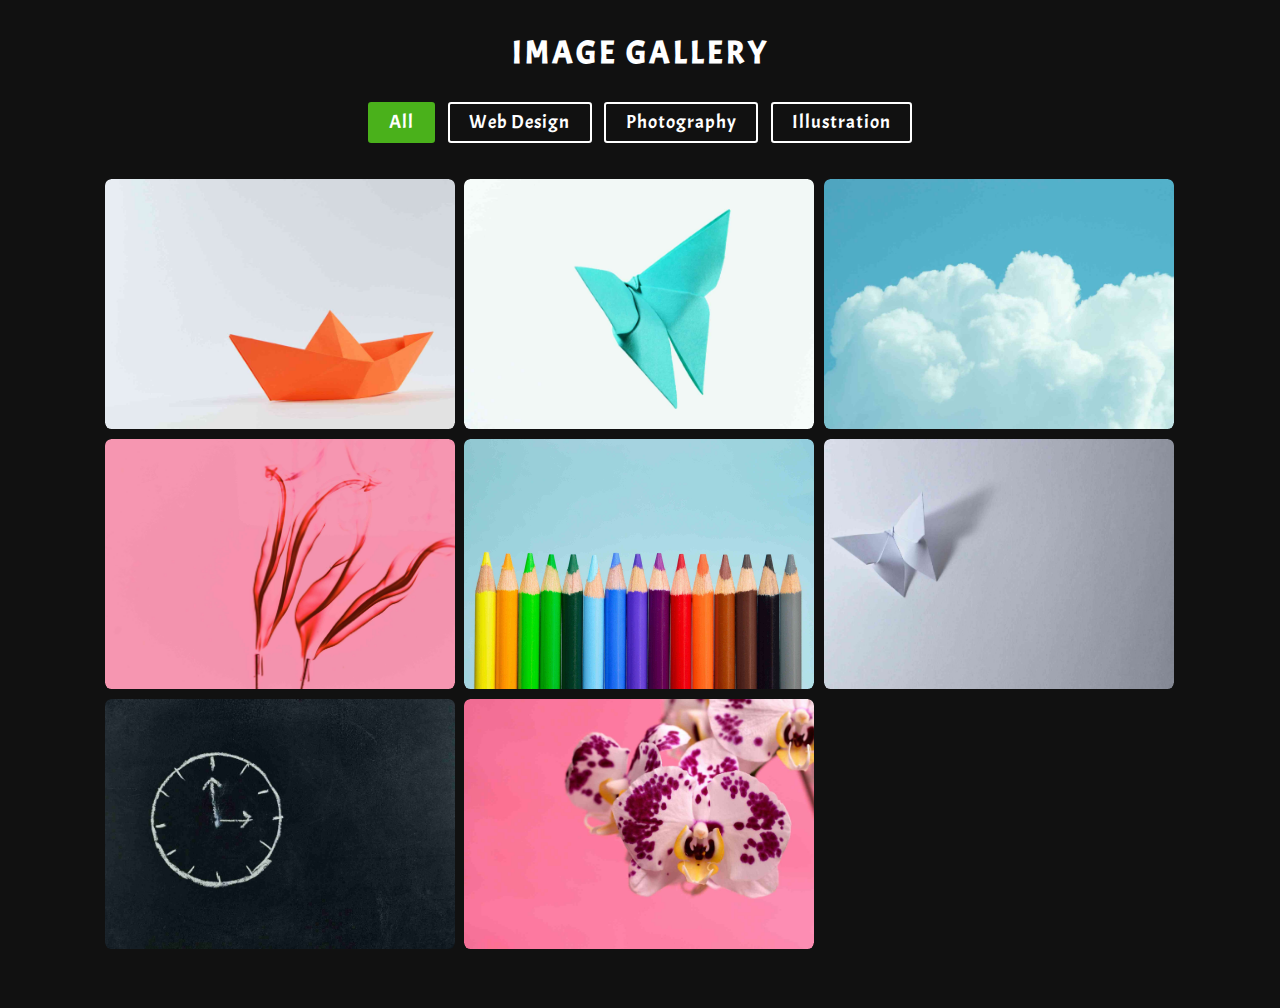
<file: pages/image-gallary.html>
<!DOCTYPE html>
<!-- 
    Project name: Image Gallary
    Author: Md. Riazul Islam
    Author URI: https://github.com/riazul01
-------------------------------------------->
<html lang="en">
<head>
    <meta charset="UTF-8">
    <meta name="viewport" content="width=device-width, initial-scale=1.0">
    <link rel="preconnect" href="https://fonts.googleapis.com">
    <link rel="preconnect" href="https://fonts.gstatic.com" crossorigin>
    <link href="https://fonts.googleapis.com/css2?family=Acme&display=swap" rel="stylesheet">
    <!-- icons -->
    <link rel="stylesheet" href="../icon.css">
    
    <style>
        * {
            margin: 0;
            padding: 0;
            font-family: 'Acme', sans-serif;
            box-sizing: border-box;
        }

        ::-webkit-scrollbar {
            width: 5px;
        }

        ::-webkit-scrollbar-track {
            background: #fff;
        }

        ::-webkit-scrollbar-thumb {
            background: #4ab11b;
        }

        body {
            position: relative;
            background: #111;
            overflow-x: hidden;
        }

        .container {
            margin: 2rem 0;
            width: 100%;
            height: auto;
            min-height: 100vh;
            display: flex;
            flex-direction: column;
            align-items: center;
        }

        .title h1 {
            color: #fff;
            font-size: 2rem;
            letter-spacing: 3px;
            text-transform: uppercase;
        }

        .wrapper {
            margin: 1.4rem 0;
            max-width: 1080px;
            width: 100%;
            height: auto;
            display: flex;
            flex-direction: column;
            align-items: center;
        }

        .filter-menu {
            display: flex;
            flex-wrap: wrap;
            list-style: none;
        }

        .filter-menu li {
            margin: 0.4rem;
            padding: 0.4rem 1.2rem;
            color: #fff;
            font-size: 1.2rem;
            font-weight: 500;
            letter-spacing: 1px;
            cursor: pointer;
            border: 2px solid #fff;
            border-radius: 0.2rem;
            transition: all 0.4s ease;
        }

        .filter-menu li:hover,
        .filter-menu li.active-menu {
            background: #4ab11b;
            border: 2px solid #4ab11b;
        }

        .filter-items {
            margin-top: 1.6rem;
            width: 100%;
            display: flex;
            flex-wrap: wrap;
            align-items: center;
        }

        .filter-content {
            position: relative;
            margin: 0.3rem;
            width: 350px;
            height: 250px;
            cursor: pointer;
            border-radius: 0.4rem;
            overflow: hidden;
        }

        /* active or delete contents */
        .filter-content.deleteContents {
            display: none;
        }

        .filter-content.activeContents {
            animation: anim 0.3s ease-out forwards;
        }

        @keyframes anim {
            0% {
                transform: scale(0.2);
            }

            100% {
                transform: scale(1);
            }
        }

        .filter-content img {
            width: 100%;
            height: 100%;
            object-fit: cover;
            object-position: center;
            border-radius: 0.4rem;
        }

        .filter-content::before {
            position: absolute;
            content: '';
            top: 0;
            left: 0;
            width: 100%;
            height: 100%;
            background: rgba(0, 0, 0, 0.6);
            border-radius: 0.3rem;
            opacity: 0;
            visibility: hidden;
            pointer-events: none;
            transform: scale(1);
            transition: all 0.4s ease;
        }

        .filter-items .filter-content:hover::before {
            opacity: 1;
            visibility: visible;
            pointer-events: auto;
            transform: scale(0.9);
        }

        .filter-content p {
            position: absolute;
            top: 50%;
            left: 50%;
            transform: translate(-50%, -50%) scale(0);
            color: #fff;
            font-size: 1.6rem;
            transition: transform 0.4s ease;
            z-index: 1;
        }

        .filter-content:hover p {
            transform: translate(-50%, -50%) scale(1);
        }



        /* lightbox area */
        .lightbox {
            position: fixed;
            top: 0;
            left: 0;
            height: 100%;
            width: 100%;
            padding: 2rem;
            background: rgba(0, 0, 0, 0.9);
            opacity: 0;
            visibility: hidden;
            pointer-events: none;
            transform: scale(1.4);
            transition: all 0.4s ease;
            z-index: 99999;
        }

        .lightbox.show-lightbox {
            opacity: 1;
            visibility: visible;
            pointer-events: auto;
            transform: scale(1);
        }

        .lightbox-wrapper {
            height: 100%;
            width: 100%;
        }

        .lightbox-content {
            position: absolute;
            top: 50%;
            left: 50%;
            transform: translate(-50%, -50%);
            padding: 0 0.4rem;
            width: 100%;
            height: 500px;
            max-width: 700px;
            box-sizing: border-box;
            z-index: 999;
        }

        .lightbox-header {
            padding: 0.4rem 0;
            width: 100%;
            display: flex;
            align-items: center;
            justify-content: space-between;
        }

        .lightbox-header p {
            color: #4ab11b;
            font-size: 1.2rem;
        }

        .lightbox-header p span {
            color: #fff;
        }

        .lightbox-close-btn {
            height: 2.4rem;
            width: 2.4rem;
            display: grid;
            cursor: pointer;
            place-items: center;
        }

        #close-lightbox {
            position: relative;
            height: 2rem;
            width: 2rem;
        }

        #close-lightbox::before {
            position: absolute;
            content: '';
            top: 0.8rem;
            right: 0;
            height: 3px;
            width: 20px;
            background: #fff;
            border-radius: 0.1rem;
            transform: rotate(-45deg);
            transition: all 0.4s ease;
        }

        #close-lightbox::after {
            position: absolute;
            content: '';
            top: 0.8rem;
            right: 0;
            height: 3px;
            width: 20px;
            background: #fff;
            border-radius: 0.1rem;
            transform: rotate(45deg);
            transition: all 0.4s ease;
        }

        #close-lightbox:hover::before,
        #close-lightbox:hover::after {
            background: orangered;
        }

        .image-wrapper {
            height: 90%;
            width: 100%;
        }

        .image-wrapper img {
            height: calc(100% - 0.8rem);
            width: 100%;
            object-fit: cover;
        }

        .lightbox-arrow {
            position: absolute;
            top: 50%;
            left: 0;
            transform: translateY(-50%);
            width: 100%;
            display: flex;
            justify-content: space-between;
            pointer-events: none;
            z-index: 9999;
        }

        .lightbox-arrow span {
            color: #fff;
            font-size: 4rem;
            pointer-events: auto;
            cursor: pointer;
            text-shadow: 0.1rem 0.1rem 0.8rem #333;
        }

        #left-arrow {
            padding: 2% 4%;
        }

        #right-arrow {
            padding: 2% 4%;
        }

        /* responsive area */
        @media screen and (max-width: 1080px) {
            .filter-menu,
            .filter-items {
                justify-content: center;
            }
        }

        @media screen and (max-width: 540px) {
            .lightbox-content {
                height: 380px;
            }
        }
    </style>

    <title>Image Gallary</title>
</head>
<body>
    <!-- gallery -->
    <div class="container">
        <div class="title">
            <h1>Image Gallery</h1>
        </div>

        <div class="wrapper">
            <ul class="filter-menu">
                <li data-list="all" class="active-menu">All</li>
                <li data-list="web-design">Web Design</li>
                <li data-list="photography">Photography</li>
                <li data-list="illustration">Illustration</li>
            </ul>

            <div class="filter-items">
                <div class="filter-content" data-item="web-design">
                    <img src="../images/gallary-images/web1.jpg" alt="image1">
                    <p>View Details</p>
                </div>

                <div class="filter-content" data-item="web-design">
                    <img src="../images/gallary-images/web2.jpg" alt="image2">
                    <p>View Details</p>
                </div>

                <div class="filter-content" data-item="photography">
                    <img src="../images/gallary-images/photo2.jpg" alt="image5">
                    <p>View Details</p>
                </div>

                <div class="filter-content" data-item="illustration">
                    <img src="../images/gallary-images/ill1.jpg" alt="image6">
                    <p>View Details</p>
                </div>

                <div class="filter-content" data-item="illustration">
                    <img src="../images/gallary-images/ill2.jpg" alt="image7">
                    <p>View Details</p>
                </div>

                <div class="filter-content" data-item="web-design">
                    <img src="../images/gallary-images/web3.jpg" alt="image3">
                    <p>View Details</p>
                </div>

                <div class="filter-content" data-item="illustration">
                    <img src="../images/gallary-images/ill3.jpg" alt="image8">
                    <p>View Details</p>
                </div>

                <div class="filter-content" data-item="photography">
                    <img src="../images/gallary-images/photo1.jpg" alt="image4">
                    <p>View Details</p>
                </div>
            </div>
        </div>
    </div>


    <div class="lightbox">
        <div class="lightbox-wrapper">
            <!-- lightbox image content area -->
            <div class="lightbox-content">
                <div class="lightbox-header">
                    <p>Category: <span id="image-category">Undefined</span></p>
                    <div class="lightbox-close-btn">
                        <span id="close-lightbox"></span>
                    </div>
                </div>
    
                <div class="image-wrapper">
                    <img src="../images/gallary-images/ill1.jpg" id="lightbox-image" alt="project preview">
                </div>
            </div>

            <!-- lightbox left & right slide button -->
            <div class="lightbox-arrow">
                <span class="icon-angle-left" id="left-arrow"></span>
                <span class="icon-angle-right" id="right-arrow"></span>
            </div>
        </div>
    </div>

    <script>
        (function () {
            // filter gallary
            let filterMenu = document.querySelectorAll('.filter-menu > li');
            let filterContents = document.querySelectorAll('.filter-content');

            for (let i = 0; i < filterMenu.length; i++) {
                filterMenu[i].addEventListener('click', () => {
                    for (let j = 0; j < filterMenu.length; j++) {
                        filterMenu[j].classList.remove('active-menu');
                    }

                    filterMenu[i].classList.add('active-menu');
                    let attrValue = filterMenu[i].getAttribute('data-list');

                    for (let k = 0; k < filterContents.length; k++) {
                        // delete all active contents
                        filterContents[k].classList.add('deleteContents');
                        filterContents[k].classList.remove('activeContents');

                        // display filter contents or display all contents (if attr is 'all')
                        if (filterContents[k].getAttribute('data-item') === attrValue || attrValue === 'all') {
                            filterContents[k].classList.add('activeContents');
                            filterContents[k].classList.remove('deleteContents');
                        }
                    }
                });
            }

            // lightbox
            let lightbox = document.querySelector('.lightbox');
            let closeBtn = document.querySelector('#close-lightbox');
            let imgCategory = document.querySelector('#image-category');
            let lightboxImage = document.querySelector('#lightbox-image');
            let lightboxContent = document.querySelector('.lightbox-content');
            let body = document.querySelector('body');

            // left and right arrow button
            let leftArrow = document.querySelector('#left-arrow');
            let rightArrow = document.querySelector('#right-arrow');
            let lightboxArrow = document.querySelector('.lightbox-arrow');

            // update lightbox content when click or slide
            function updatelightboxContent(index) {
                let getCategory = filterContents[index].getAttribute('data-item');
                let getImg = filterContents[index].querySelector('img').src;

                imgCategory.textContent = getCategory;
                lightboxImage.src = getImg;
            }

            for (let i = 0; i < filterContents.length; i++) {
                // lightbox show, slide, close
                filterContents[i].addEventListener('click', () => {

                    lightbox.classList.add('show-lightbox');
                    body.style.overflow = 'hidden';

                    // show lightbox content
                    updatelightboxContent(i);

                    let slideIndex = i;

                    // slide left
                    leftArrow.onclick = (e) => {
                        e.stopPropagation();
                        slideIndex = (slideIndex + filterContents.length - 1) % filterContents.length;
                        updatelightboxContent(slideIndex);
                    }

                    // slide right
                    rightArrow.onclick = (e) => {
                        e.stopPropagation();
                        slideIndex = (slideIndex + 1) % filterContents.length;
                        updatelightboxContent(slideIndex);
                    }

                    // slide when arrow key down
                    document.onkeydown = (event) => {
                        if (event.keyCode === 37) {
                            slideIndex = (slideIndex + filterContents.length - 1) % filterContents.length;
                            updatelightboxContent(slideIndex);
                        }

                        if (event.keyCode === 39) {
                            slideIndex = (slideIndex + 1) % filterContents.length;
                            updatelightboxContent(slideIndex);
                        }
                    }

                    // close lightbox
                    closeBtn.onclick = () => {
                        lightbox.classList.remove('show-lightbox');
                        body.style.overflow = 'auto';
                    }

                    lightbox.onclick = () => {
                        lightbox.classList.remove('show-lightbox');
                        body.style.overflow = 'auto';
                    }

                    lightboxContent.onclick = (e) => {
                        e.stopPropagation();
                    }
                });
            }
        })();
    </script>
</body>
</html>
</file>
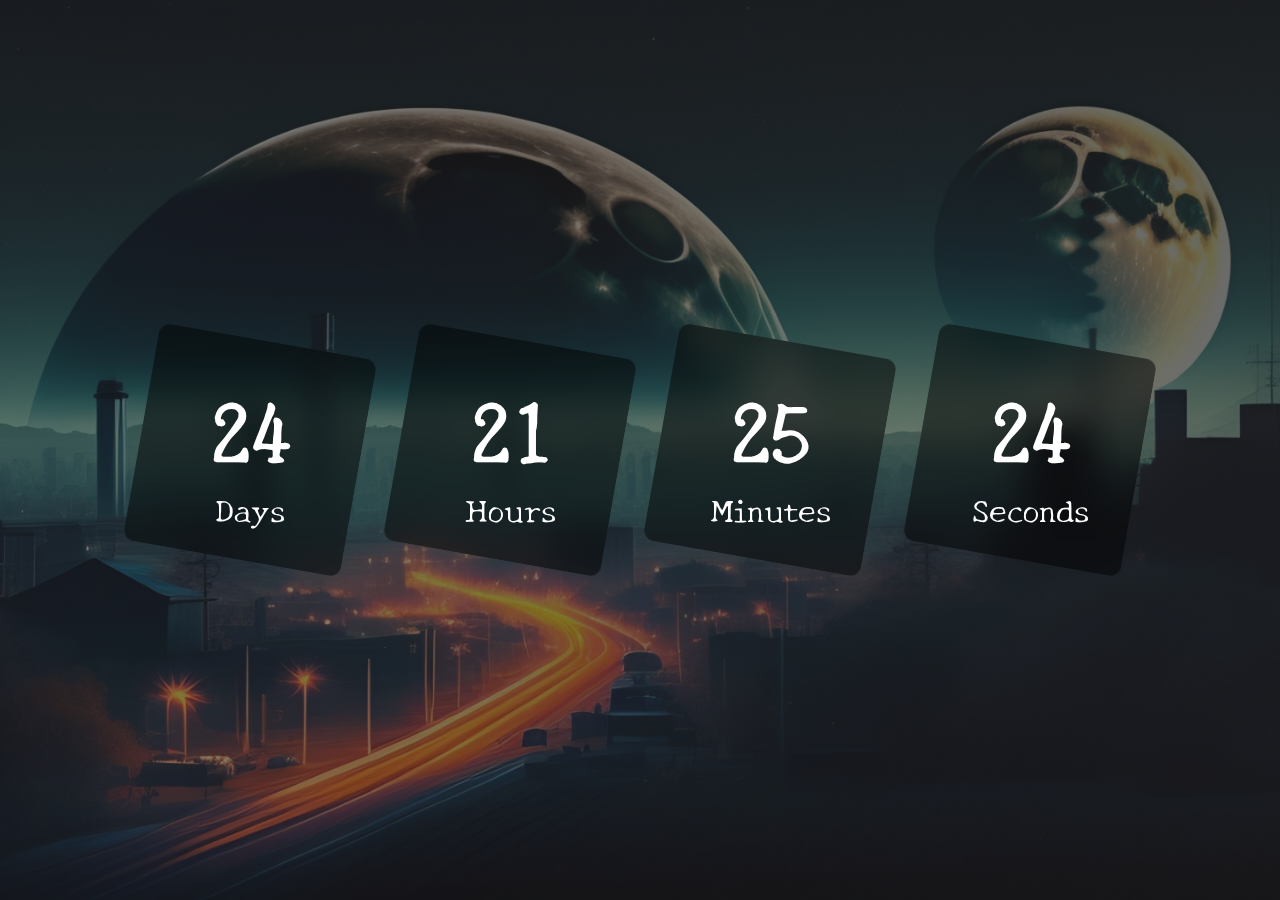
<file: pages/infinite-countdown.html>
<!DOCTYPE html>
<!-- 
    Project name: Infinite Countdown
    Author: Md. Riazul Islam
    Author URI: https://github.com/riazul01
-------------------------------------------->
<html lang="en">
<head>
    <meta charset="UTF-8">
    <meta name="viewport" content="width=device-width, initial-scale=1.0">
    <link rel="preconnect" href="https://fonts.googleapis.com">
    <link rel="preconnect" href="https://fonts.gstatic.com" crossorigin>
    <link href="https://fonts.googleapis.com/css2?family=New+Tegomin&display=swap" rel="stylesheet">

    <style>
        * {
            margin: 0;
            padding: 0;
            box-sizing: border-box;
            font-family: 'New Tegomin', serif;
        }

        html {
            overflow-x: hidden;
        }

        body {
            height: 100vh;
            width: 100%;
            display: flex;
            align-items: center;
            justify-content: center;
            background: linear-gradient(45deg, rgba(35, 35, 35, 0.5), rgba(35, 35, 35, 0.7)), url('../images/bg-images/infinite_countdown_bg.jpg');
            background-size: cover;
            background-position: center;
            background-attachment: fixed;
        }

        .countdown-wrap {
            width: 1000px;
            display: flex;
            flex-wrap: wrap;
            align-items: center;
            justify-content: space-between;
        }

        .timer {
            position: relative;
            display: flex;
            flex-direction: column;
            align-items: center;
            justify-content: space-between;
        }

        .timer-bg {
            height: 220px;
            width: 220px;
            border: none;
            border-radius: 5%;
            background: rgba(0, 0, 0, 0.5);
            background-size: cover;
            background-position: center;
            backdrop-filter: blur(1rem);
            transform: rotate(10deg);
        }

        .counter {
            position: absolute;
            top: 50%;
            left: 50%;
            transform: translate(-50%, -50%);
        }

        .counter h1 {
            color: #fff;
            font-size: 5rem;
            text-align: center;
        }

        .counter p {
            color: #fff;
            font-size: 2rem;
            text-align: center;
            font-weight: 500;
        }

        @media screen and (max-width: 1060px) {
            .countdown-wrap {
                width: 100%;
                justify-content: center;
            }

            .timer-bg {
                height: 160px;
                width: 160px;
                margin: 0.4rem;
            }

            .counter h1 {
                font-size: 3rem;
            }

            .counter p {
                font-size: 1.2rem;
            }
        }

        @media screen and (max-width: 344px) {
            .countdown-wrap {
                margin-top: 10rem;
            }
        }
    </style>
    
    <title>Infinite Countdown Timer</title>
</head>
<body>
    <div class="countdown-wrap">
        <div class="timer">
            <div class="timer-bg"></div>
            <div class="counter">
                <h1 id="day">00</h1>
                <p>Days</p>
            </div>
        </div>

        <div class="timer">
            <div class="timer-bg"></div>
            <div class="counter">
                <h1 id="hour">00</h1>
                <p>Hours</p>
            </div>
        </div>

        <div class="timer">
            <div class="timer-bg"></div>
            <div class="counter">
                <h1 id="minute">00</h1>
                <p>Minutes</p>
            </div>
        </div>

        <div class="timer">
            <div class="timer-bg"></div>
            <div class="counter">
                <h1 id="second">00</h1>
                <p>Seconds</p>
            </div>
        </div>
    </div>

    <script>
        (function() {
            const day = document.getElementById('day');
            const hour = document.getElementById('hour');
            const minute = document.getElementById('minute');
            const second = document.getElementById('second');

            // Initialize date, month, year
            let date = new Date();
            let monthIndex = date.getMonth();
            let year = date.getFullYear();

            // Create infinite countdown
            function createInfiniteCountdown(date, time) {
                let curntTime = Date.now();
                let month = ['January', 'February', 'March', 'April', 'May', 'June', 'July', 'August', 'September', 'October', 'November', 'December'];

                let eventTime = new Date(`${month[monthIndex]} ${date}, ${year} ${time}`).getTime();
                let totalSeconds = (eventTime - curntTime) / 1000;

                if (totalSeconds < 0) {
                    monthIndex = (monthIndex + 1) % 12;

                    if (monthIndex === 0) {
                        year = year + 1;
                    }

                    let eventTime = new Date(`${month[monthIndex]} ${date}, ${year} ${time}`).getTime();
                    totalSeconds = (eventTime - curntTime) / 1000;
                }

                let dayConst = 86400;
                let hourConst = 3600;
                let minuteConst = 60;

                let days = Math.floor(totalSeconds / dayConst);
                totalSeconds = totalSeconds % dayConst;

                let hours = Math.floor(totalSeconds / hourConst);
                totalSeconds = totalSeconds % hourConst;

                let minutes = Math.floor(totalSeconds / minuteConst);
                totalSeconds = totalSeconds % minuteConst;

                let seconds = Math.floor(totalSeconds);

                if (days < 10) {
                    days = '0' + days;
                }

                if (hours < 10) {
                    hours = '0' + hours;
                }

                if (minutes < 10) {
                    minutes = '0' + minutes;
                }

                if (seconds < 10) {
                    seconds = '0' + seconds;
                }

                return [days, hours, minutes, seconds];
            }

            // Display and update timer
            function updateCountDownTimer(time, dest) {
                dest[0].textContent = time[0];
                dest[1].textContent = time[1];
                dest[2].textContent = time[2];
                dest[3].textContent = time[3];
            }

            // Infinite countdown timer
            let timeCount = setInterval(() => {
                let createCountdown, updateDest;

                createCountdown = createInfiniteCountdown('20', '12:00:00');
                updateDest = [day, hour, minute, second];

                updateCountDownTimer(createCountdown, updateDest);

            }, 1000);
        })();
    </script>
</body>
</html>
</file>
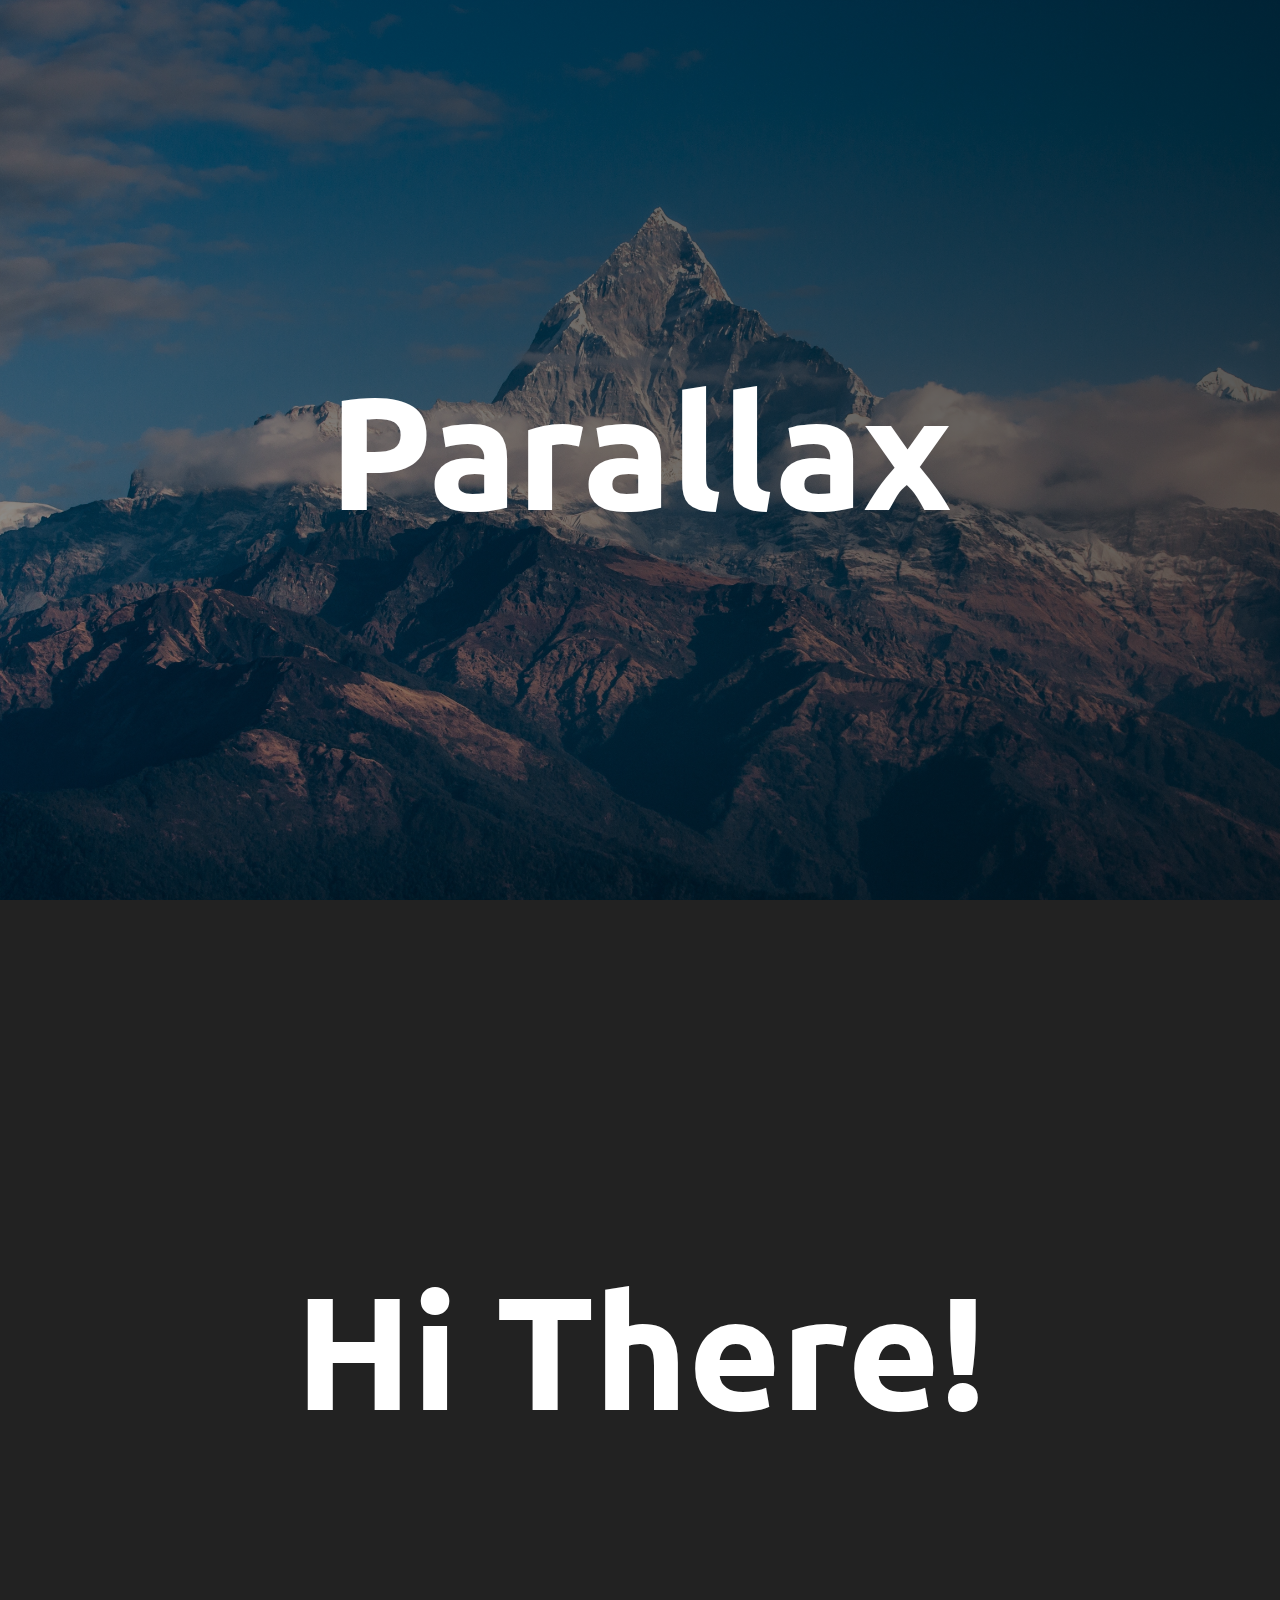
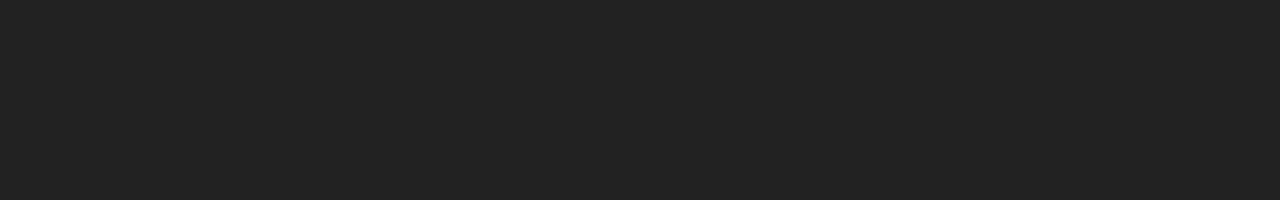
<file: pages/parallax.html>
<!DOCTYPE html>
<!-- 
    Project name: Scroll Parallax
    Author: Md. Riazul Islam
    Author URI: https://github.com/riazul01
-------------------------------------------->
<html lang="en">
<head>
    <meta charset="UTF-8">
    <meta name="viewport" content="width=device-width, initial-scale=1.0">
    <link rel="preconnect" href="https://fonts.googleapis.com">
    <link rel="preconnect" href="https://fonts.gstatic.com" crossorigin>
    <link href="https://fonts.googleapis.com/css2?family=Ubuntu:wght@300;400;500;700&display=swap" rel="stylesheet">
    
    <style>
        * {
            margin: 0;
            padding: 0;
            font-family: 'Ubuntu', sans-serif;
        }

        body {
            background: #222;
        }

        .container {
            width: 100%;
            height: auto;
        }

        section {
            width: 100%;
            height: 100vh;
            display: flex;
            align-items: center;
            justify-content: center;
        }

        section h1 {
            color: #fff;
            font-size: 10rem;
        }

        section#home {
            background: linear-gradient(45deg, rgba(0, 0, 0, 0.4), rgba(0, 0, 0, 0.7)), url('../images/bg-images/parallax_bg.jpg');
            background-size: cover;
        }

        @media screen and (max-width: 1120px) {
            section h1 {
                font-size: 8rem;
            }
        }

        @media screen and (max-width: 720px) {
            section h1 {
                font-size: 6rem;
            }
        }

        @media screen and (max-width: 480px) {
            section h1 {
                font-size: 4rem;
            }
        }

        @media screen and (max-width: 360px) {
            section h1 {
                font-size: 3.2rem;
            }
        }
    </style>
    
    <title>Scroll Parallax</title>
</head>
<body>
    <div class="container">
        <section id="home" class="parallax">
            <h1>Parallax</h1>
        </section>
        <section id="about">
            <h1>Hi There!</h1>
        </section>
    </div>

    <script>
        (function () {
            let parallax = document.querySelector('.parallax');

            window.onscroll = () => {
                let scrollTop = document.documentElement.scrollTop;
                parallax.style.backgroundPositionY = scrollTop * 0.7 + 'px';
            }
        })();
    </script>
</body>
</html>
</file>
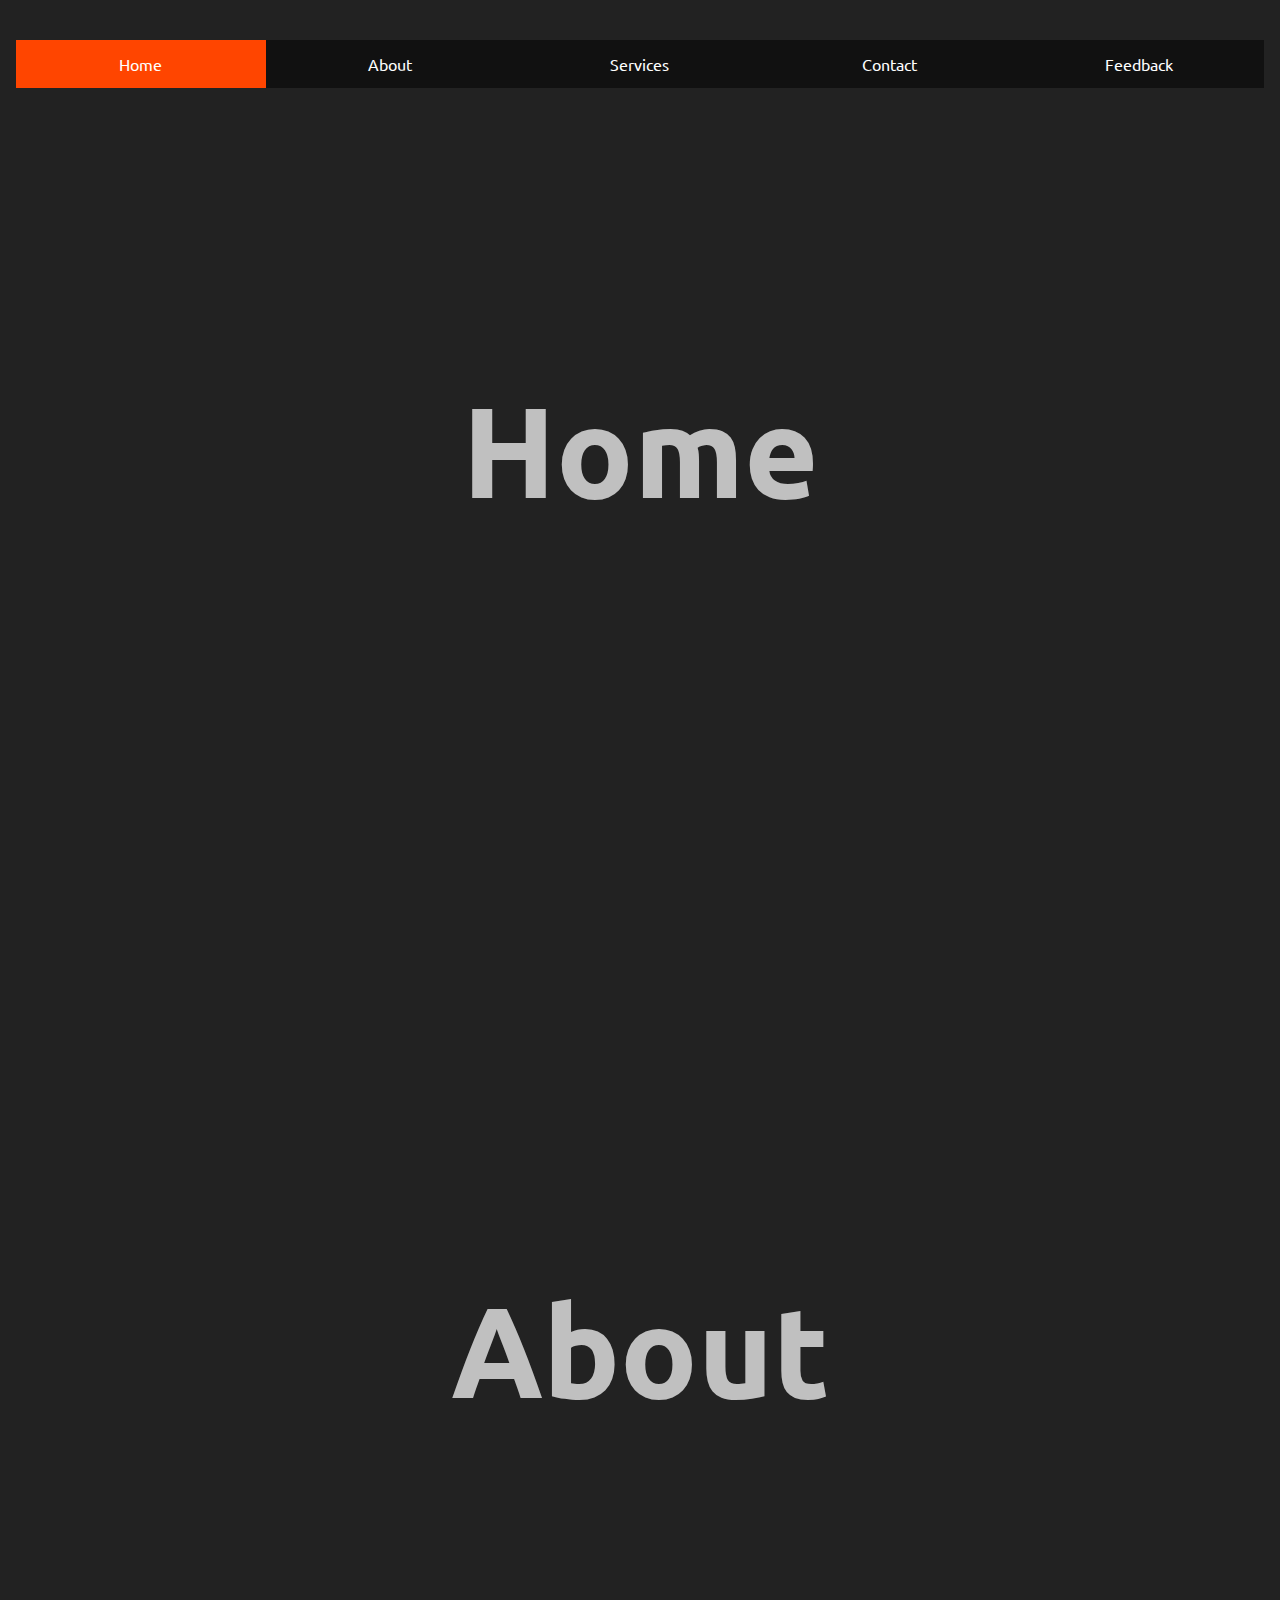
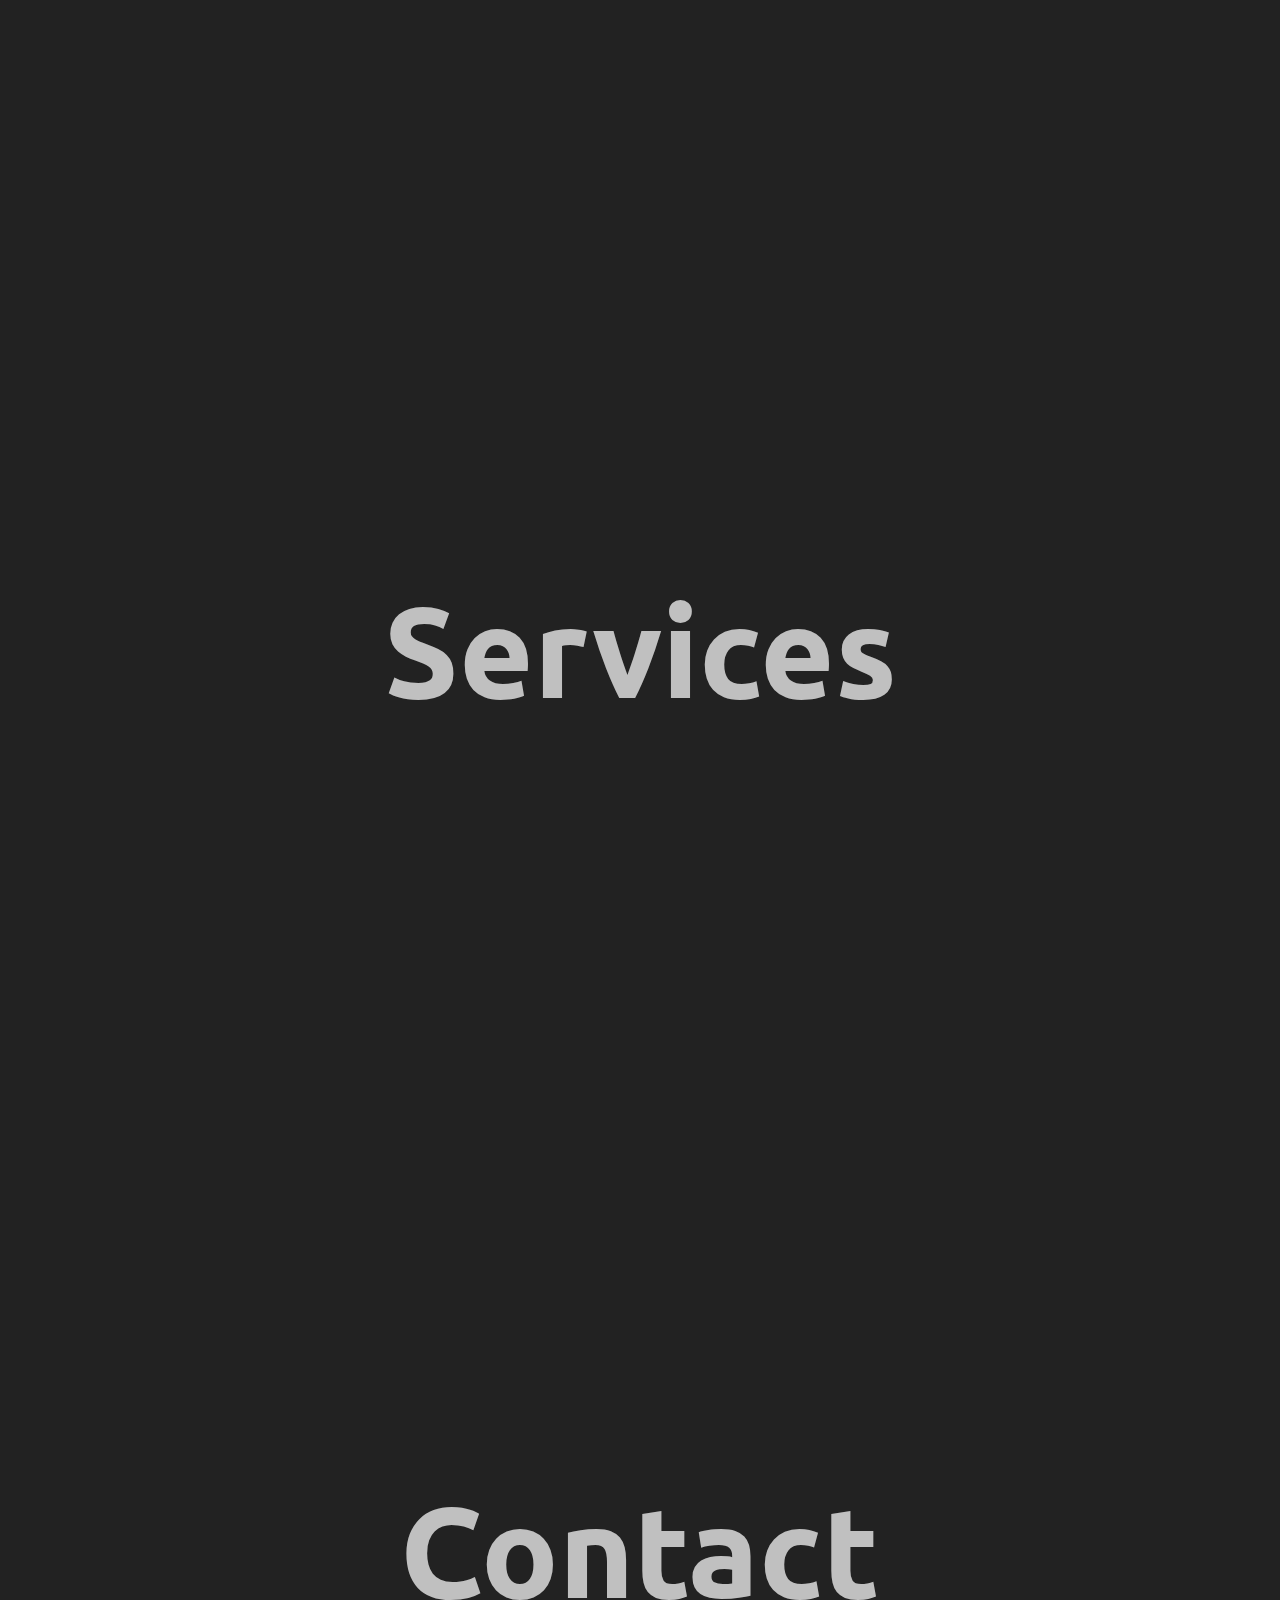
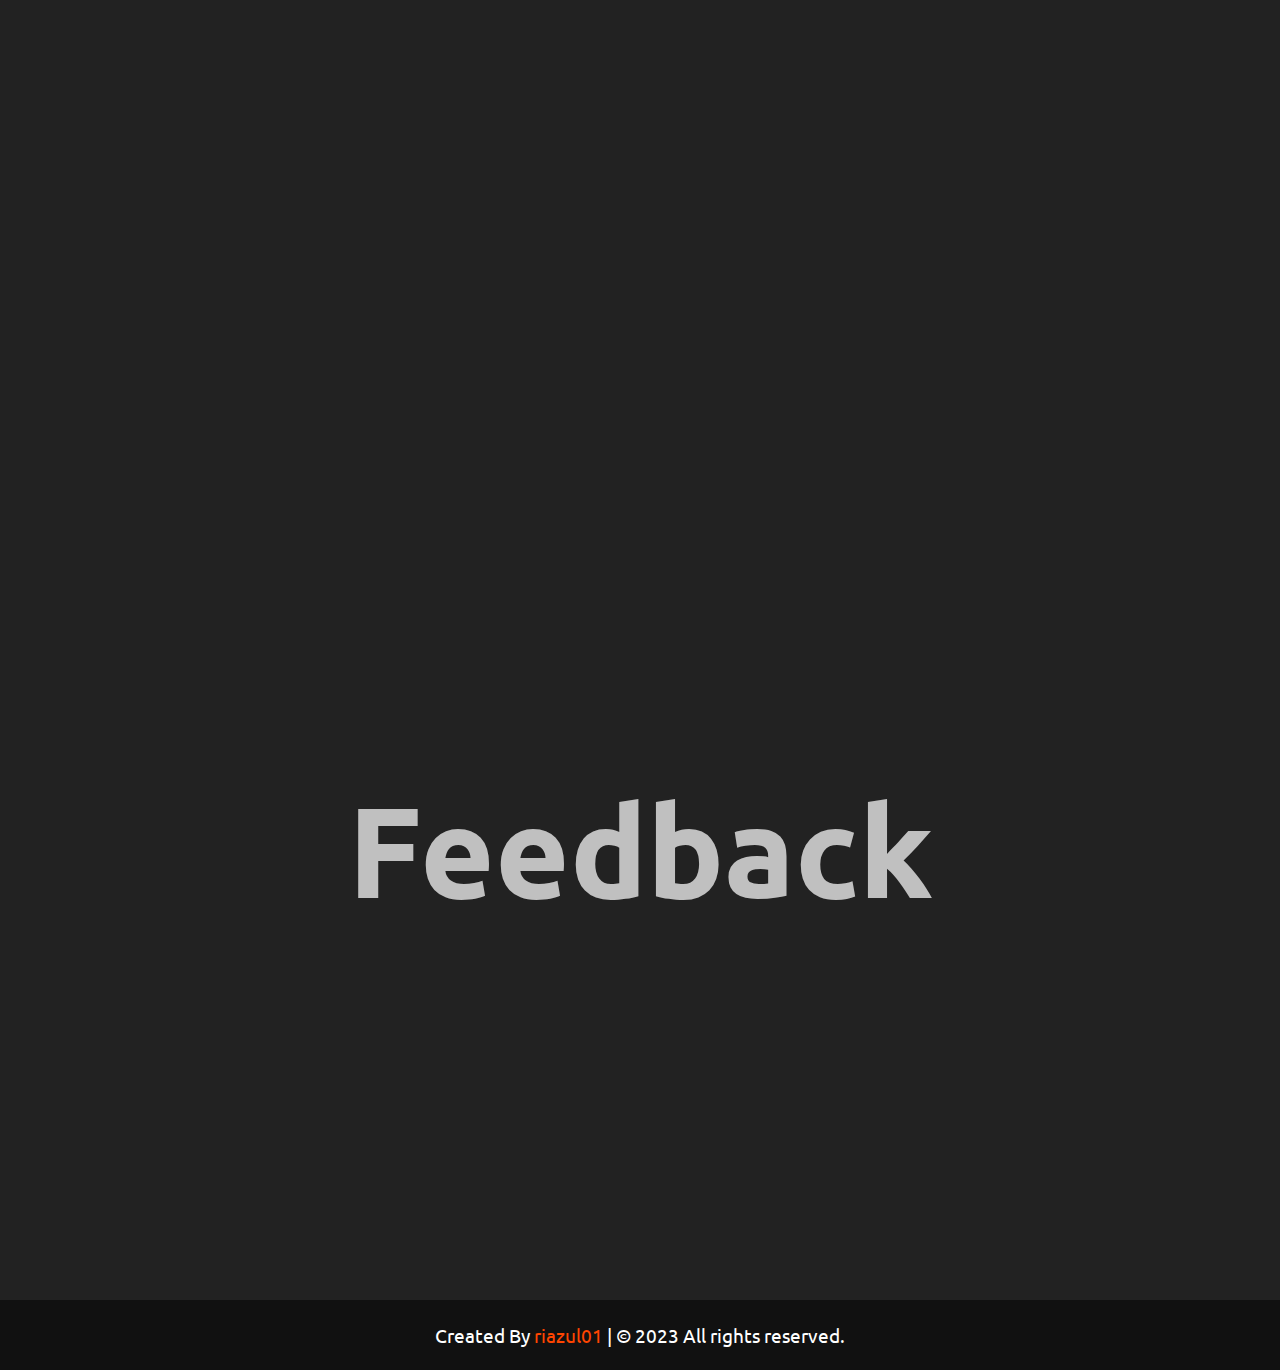
<file: pages/scrollspy.html>
<!DOCTYPE html>
<!-- 
    Project name: ScrollSpy
    Author: Md. Riazul Islam
    Author URI: https://github.com/riazul01
-------------------------------------------->
<html lang="en">
<head>
    <meta charset="UTF-8">
    <meta name="viewport" content="width=device-width, initial-scale=1.0">
    <link rel="preconnect" href="https://fonts.googleapis.com">
    <link rel="preconnect" href="https://fonts.gstatic.com" crossorigin>
    <link href="https://fonts.googleapis.com/css2?family=Ubuntu:wght@300;400;500;700&display=swap" rel="stylesheet">

    <style>
        * {
            margin: 0;
            padding: 0;
            font-family: 'Ubuntu', sans-serif;
        }

        html {
            scroll-behavior: smooth;
        }

        ::-webkit-scrollbar {
            width: 5px;
        }

        ::-webkit-scrollbar-track {
            background: #fff;
        }

        ::-webkit-scrollbar-thumb {
            background: orange;
        }

        header {
            position: fixed;
            top: 0;
            right: 0;
            width: 100%;
            height: 8rem;
            display: flex;
            align-items: center;
            justify-content: center;
            box-sizing: border-box;
        }

        .navbar {
            margin: 0 1rem;
            height: 3rem;
            flex-basis: 1250px;
            background: #111;
        }

        .navbar ul {
            height: 100%;
            display: flex;
            list-style: none;
        }

        ul li {
            height: 100%;
            width: calc(100% / 5);
        }

        ul li:hover {
            background: #000;
        }

        ul li.active {
            background: orangered;
        }

        ul li a {
            width: 100%;
            height: 100%;
            display: flex;
            align-items: center;
            justify-content: center;
            color: #fff;
            font-size: 1rem;
            text-decoration: none;
            cursor: pointer;
        }

        .container {
            width: 100%;
            height: auto;
        }

        section {
            width: 100%;
            height: 100vh;
            display: flex;
            align-items: center;
            justify-content: center;
            background: #222;
        }

        section h1 {
            color: silver;
            font-size: 8rem;
        }

        footer {
            width: 100%;
            height: 70px;
            display: flex;
            align-items: center;
            justify-content: center;
            background: #111;
        }

        footer p {
            color: #fff;
            font-size: 1.2rem;
        }

        footer p a {
            color: orangered;
            text-decoration: none;
        }

        @media screen and (max-width: 860px) {
            section h1 {
                font-size: 6rem;
            }

            footer p {
                font-size: 1.1rem;
            }
        }

        @media screen and (max-width: 680px) {
            section h1 {
                font-size: 5rem;
            }

            footer p {
                font-size: 1rem;
            }
        }

        @media screen and (max-width: 580px) {
            header {
                top: 0;
                right: 0;
                height: auto;
                width: 180px;
            }

            .navbar {
                margin: 0;
                height: auto;
                flex-basis: 100%;
                background: rgba(0, 0, 0, 0.2);
                backdrop-filter: blur(10px);
            }

            .navbar ul {
                height: auto;
                flex-direction: column;
            }
            
            ul li {
                width: 100%;
                height: 3rem;
            }

            section h1 {
                font-size: 4rem;
            }

            footer p {
                font-size: 0.8rem;
            }
        }

        @media screen and (max-width: 380px) {
            section h1 {
                font-size: 3.2rem;
            }

            footer p {
                font-size: 0.7rem;
            }
        }
    </style>

    <title>ScrollSpy</title>
</head>
<body>
    <header>
        <div class="navbar">
            <ul>
                <li class="active"><a href="#home">Home</a></li>
                <li><a href="#about">About</a></li>
                <li><a href="#services">Services</a></li>
                <li><a href="#contact">Contact</a></li>
                <li><a href="#feedback">Feedback</a></li>
            </ul>
        </div>
    </header>

    <div class="container">
        <section id="home">
            <h1>Home</h1>
        </section>

        <section id="about">
            <h1>About</h1>
        </section>

        <section id="services">
            <h1>Services</h1>
        </section>

        <section id="contact">
            <h1>Contact</h1>
        </section>

        <section id="feedback">
            <h1>Feedback</h1>
        </section>
    </div>

    <footer>
        <p>Created By <a href="https://github.com/riazul01">riazul01</a> | &copy; 2023 All rights reserved.</p>
    </footer>

    <script>
        (function () {
            let navItems = document.querySelectorAll('ul > li');
            let sections = document.querySelectorAll('section');

            window.onscroll = () => {
                let scrollHeight = window.pageYOffset;

                for (let i = 0; i < sections.length; i++) {
                    if (sections[i].offsetTop / 1.1 <= scrollHeight) {
                        for (let j = 0; j < navItems.length; j++) {
                            navItems[j].classList.remove('active');
                        }

                        navItems[i].classList.add('active');
                    }
                }
            }
        })();
    </script>
</body>
</html>
</file>
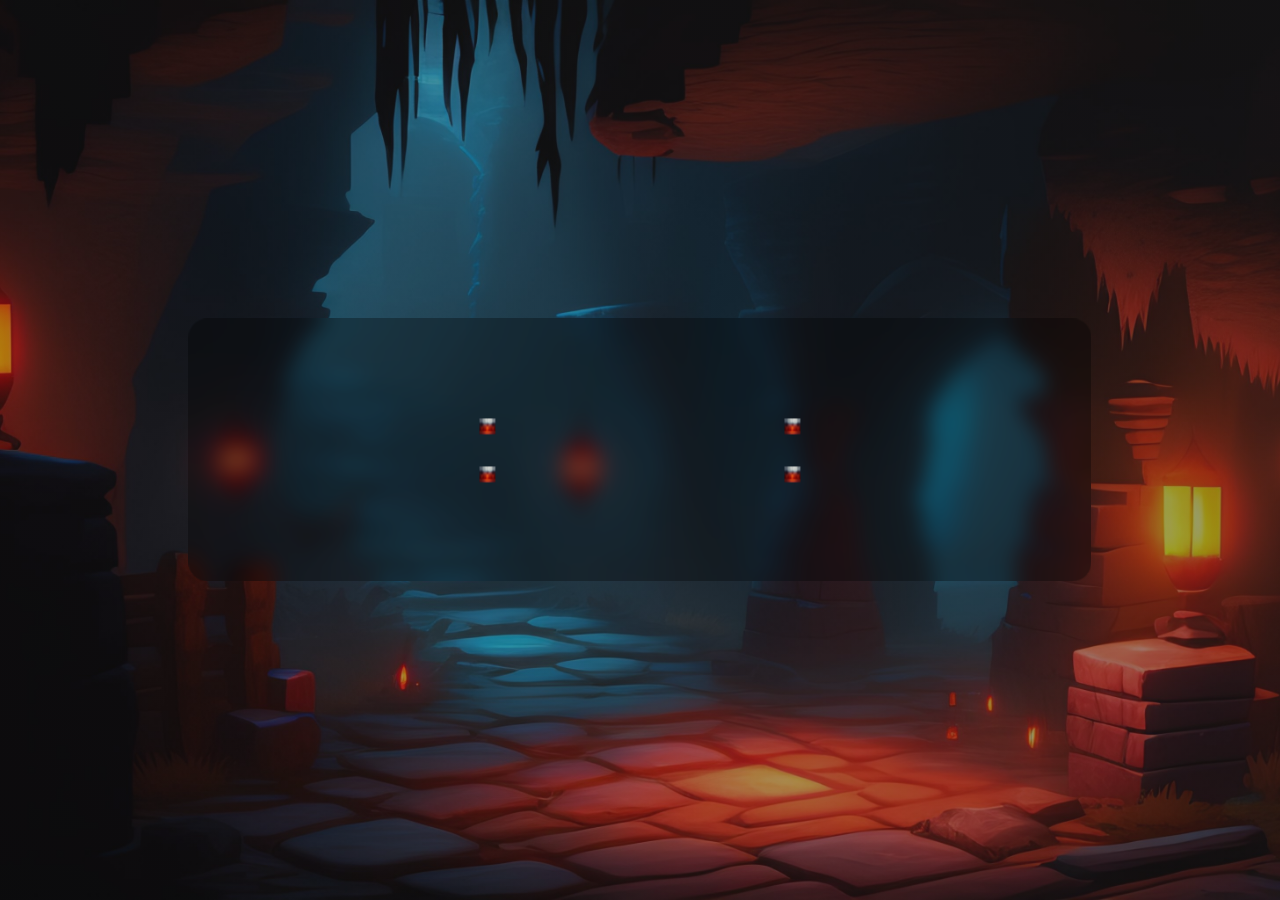
<file: pages/seven-segment-clock.html>
<!DOCTYPE html>
<!-- 
    Project name: Seven Segment Clock
    Author: Md. Riazul Islam
    Author URI: https://github.com/riazul01
-------------------------------------------->
<html lang="en">
<head>
    <meta charset="UTF-8">
    <meta name="viewport" content="width=device-width, initial-scale=1.0">
    
    <style>
        * {
            margin: 0;
            padding: 0;
            overflow: hidden;
        }

        .container {
            position: relative;
            width: 100%;
            height: 100vh;
            background: linear-gradient(45deg, rgba(35, 35, 35, 0.3), rgba(35, 35, 35, 0.5)), url('../images/bg-images/seg_clock_bg.jpg');
            background-size: cover;
            background-position: center;
            background-attachment: fixed;
        }

        .clock {
            position: absolute;
            top: 50%;
            left: 50%;
            transform: translate(-50%, -50%) scale(1);
            padding: 2.6rem;
            width: 820px;
            height: 180px;
            display: flex;
            justify-content: space-between;
            background: rgba(0, 0, 0, 0.3);
            backdrop-filter: blur(10px);
            border-radius: 1.2rem;
        }

        .clock > .clock-digit {
            position: relative;
            height: 100%;
            width: 90px;
        }

        .clock-digit > span {
            position: absolute;
            clip-path: polygon(20% 0%, 80% 0%, 100% 100%, 0% 100%);
        }

        .clock-digit > span.active {
            background: url('../images/bg-images/seg_bg.jpg');
            background-size: cover;
            background-position: center;
            z-index: 999;
        }

        .clock-digit > span.seg1 {
            top: 0;
            left: 0;
            height: 1rem;
            width: 100%;
        }

        .clock-digit > span.seg2 {
            top: 0;
            right: 0;
            height: 50%;
            width: 1rem;
        }

        .clock-digit > span.seg3 {
            right: 0;
            bottom: 0;
            height: 50%;
            width: 1rem;
        }

        .clock-digit > span.seg4 {
            left: 0;
            bottom: 0;
            height: 1rem;
            width: 100%;
        }

        .clock-digit > span.seg5 {
            left: 0;
            bottom: 0;
            height: 50%;
            width: 1rem;
        }

        .clock-digit > span.seg6 {
            top: 0;
            left: 0;
            height: 50%;
            width: 1rem;
        }

        .clock-digit > span.seg7 {
            top: 50%;
            left: 50%;
            transform: translate(-50%, -50%);
            height: 1rem;
            width: 100%;
        }

        .separator {
            width: 40px;
            height: 100%;
            display: flex;
            flex-direction: column;
            align-items: center;
            justify-content: center;
        }

        .separator > span {
            height: 1rem;
            width: 1rem;
            background: url('../images/bg-images/seg_bg.jpg');
            background-size: cover;
            background-position: center;
        }

        .separator > span.sep2 {
            margin-top: 2rem;
        }

        @media screen and (max-width: 920px) {
            .clock {
                transform: translate(-50%, -50%) scale(0.8);
            }
        }

        @media screen and (max-width: 740px) {
            .clock {
                transform: translate(-50%, -50%) scale(0.6);
            }
        }

        @media screen and (max-width: 580px) {
            .clock {
                transform: translate(-50%, -50%) scale(0.4);
            }
        }

        @media screen and (max-width: 370px) {
            .clock {
                transform: translate(-50%, -50%) scale(0.3);
            }
        }
    </style>
    
    <title>Seven Segment Clock</title>
</head>
<body>
    <div class="container">
        <div class="clock">
            <div class="clock-digit">
                <span class="seg1"></span>
                <span class="seg2"></span>
                <span class="seg3"></span>
                <span class="seg4"></span>
                <span class="seg5"></span>
                <span class="seg6"></span>
                <span class="seg7"></span>
            </div>
            <div class="clock-digit">
                <span class="seg1"></span>
                <span class="seg2"></span>
                <span class="seg3"></span>
                <span class="seg4"></span>
                <span class="seg5"></span>
                <span class="seg6"></span>
                <span class="seg7"></span>
            </div>

            <div class="separator">
                <span class="sep1"></span>
                <span class="sep2"></span>
            </div>

            <div class="clock-digit">
                <span class="seg1"></span>
                <span class="seg2"></span>
                <span class="seg3"></span>
                <span class="seg4"></span>
                <span class="seg5"></span>
                <span class="seg6"></span>
                <span class="seg7"></span>
            </div>
            <div class="clock-digit">
                <span class="seg1"></span>
                <span class="seg2"></span>
                <span class="seg3"></span>
                <span class="seg4"></span>
                <span class="seg5"></span>
                <span class="seg6"></span>
                <span class="seg7"></span>
            </div>

            <div class="separator">
                <span class="sep1"></span>
                <span class="sep2"></span>
            </div>

            <div class="clock-digit">
                <span class="seg1"></span>
                <span class="seg2"></span>
                <span class="seg3"></span>
                <span class="seg4"></span>
                <span class="seg5"></span>
                <span class="seg6"></span>
                <span class="seg7"></span>
            </div>
            <div class="clock-digit">
                <span class="seg1"></span>
                <span class="seg2"></span>
                <span class="seg3"></span>
                <span class="seg4"></span>
                <span class="seg5"></span>
                <span class="seg6"></span>
                <span class="seg7"></span>
            </div>
        </div>
    </div>

    <script>
        (function() {
            let segment = document.querySelectorAll('.clock-digit > span');

            let segmentDetector = (time) => {
                let segmentBCD = ['1111110', '0110000', '1101101', '1111001', '0110011', '1011011', '1011111', '1110000', '1111111', '1111011'];

                for (let i = 0; i < time.length; i ++) {
                    for (let j = 0; j < 7; j ++) {
                        if (segmentBCD[time[i]][j] === '1') {
                            segment[i * 7 + j].classList.add('active');
                        } else {
                            segment[i * 7 + j].classList.remove('active');
                        }
                    }
                }
            }

            let timer = setInterval(() => {

                const dt = new Date();

                let hour = dt.getHours();
                let minute = dt.getMinutes();
                let second = dt.getSeconds();

                hour = (hour > 12) ? hour - 12 : hour;
                hour = (hour === 0) ? hour = 12 : hour;
                hour = (hour < 10) ? '0' + hour : hour;
                minute = (minute < 10) ? '0' + minute : minute;
                second = (second < 10) ? '0' + second : second;
            
                let timeStr = ''.concat(hour, minute, second);

                segmentDetector(timeStr);

            }, 1000);
        })();
    </script>
</body>
</html>
</file>
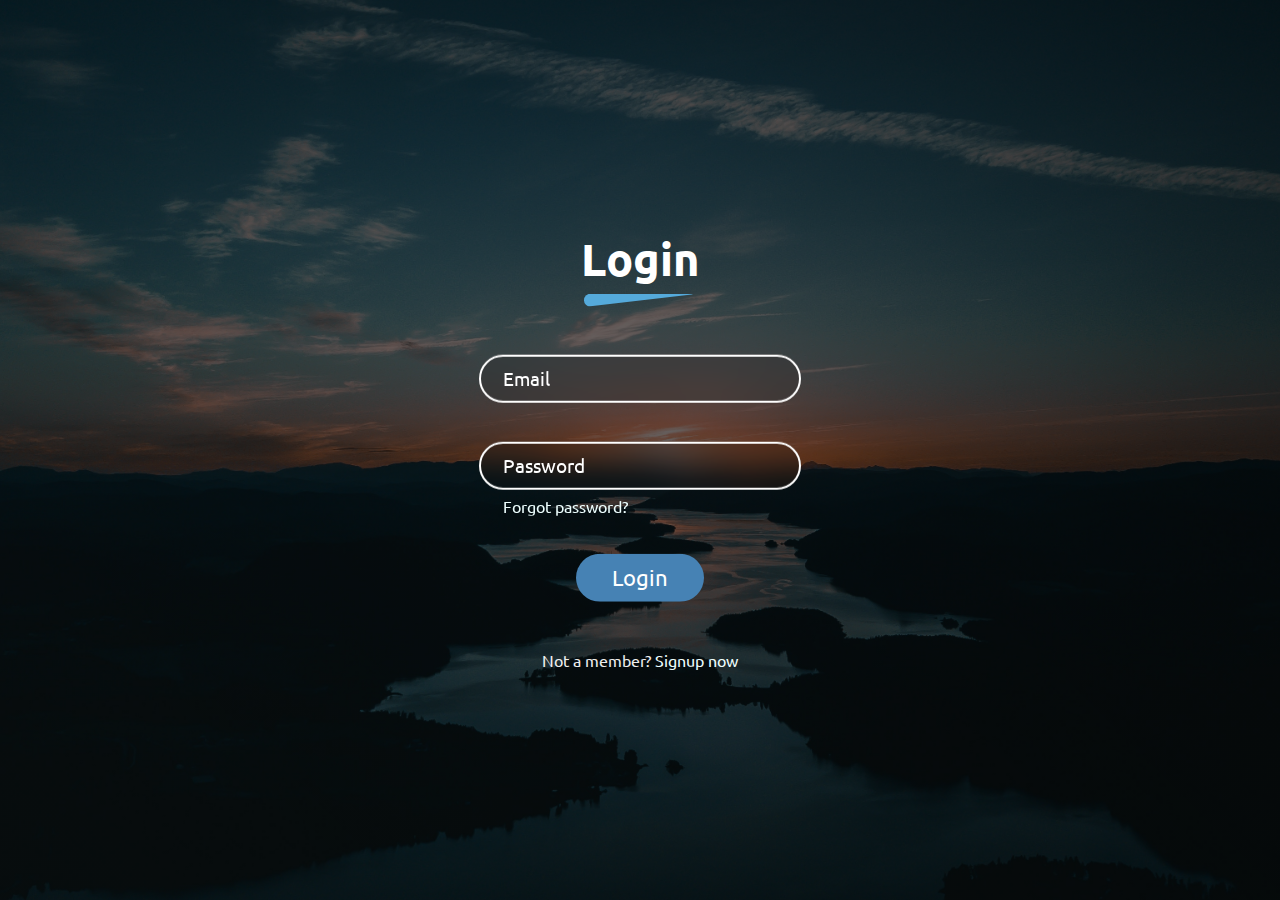
<file: pages/transparent-login&signup.html>
<!DOCTYPE html>
<!-- 
    Project name: Transparent Login & Signup
    Author: Md. Riazul Islam
    Author URI: https://github.com/riazul01
--------------------------------------------->
<html lang="en">
<head>
    <meta charset="UTF-8">
    <meta name="viewport" content="width=device-width, initial-scale=1.0">
    <link rel="preconnect" href="https://fonts.googleapis.com">
    <link rel="preconnect" href="https://fonts.gstatic.com" crossorigin>
    <link href="https://fonts.googleapis.com/css2?family=Ubuntu:wght@300;400;500;700&display=swap" rel="stylesheet">

    <style>
        * {
            margin: 0;
            padding: 0;
            font-family: 'Ubuntu', sans-serif;
        }

        body {
            width: 100%;
            height: 100vh;
            display: flex;
            align-items: center;
            justify-content: center;
            background: linear-gradient(45deg, rgba(0, 0, 0, 0.5), rgba(0, 0, 0, 0.7)), url('../images/bg-images/t_login&signup_bg.jpg');
            background-size: cover;
            background-position: center;
            overflow: hidden;
        }

        .container {
            position: relative;
            height: 600px;
            flex-basis: 390px;
        }

        .login-wrap,
        .signup-wrap {
            padding: 2rem 1rem;
            position: absolute;
            top: 50%;
            left: 50%;
            transform: translate(-50%, -90%);
            width: 100%;
            height: auto;
            opacity: 0;
            visibility: hidden;
            pointer-events: none;
            box-sizing: border-box;
            transition: all 0.4s ease;
        }

        .active {
            opacity: 1;
            visibility: visible;
            pointer-events: auto;
            transform: translate(-50%, -50%);
        }

        .title h1 {
            padding-bottom: 1.2rem;
            position: relative;
            color: #fff;
            font-size: 2.8rem;
            text-align: center;
        }

        .title h1::before {
            position: absolute;
            content: '';
            bottom: 0;
            left: 50%;
            transform: translateX(-50%);
            width: 7rem;
            height: 0.8rem;
            background: #55aadb;
            border-radius: 1rem;
            clip-path: polygon(0 0, 0% 100%, 100% 0);
        }

        form {
            margin-top: 3rem;
        }

        .input-area {
            margin-top: 2.4rem;
            position: relative;
            display: grid;
            place-items: center;
        }

        .input-area input {
            padding: 0 1.4rem;
            width: 90%;
            height: 3rem;
            color: #fff;
            font-size: 1.2rem;
            border: 2px solid #fff;
            border-radius: 2rem;
            outline: none;
            background: rgba(0, 0, 0, 0.1);
            backdrop-filter: blur(1rem);
            box-sizing: border-box;
            transition: all 0.3s ease;
        }

        .input-area input:focus {
            width: 100%;
        }

        .input-area label {
            position: absolute;
            top: 50%;
            left: 2.6rem;
            transform: translateY(-50%);
            color: #fff;
            font-size: 1.2rem;
            transition: all 0.3s ease;
        }

        .input-area input:focus~label {
            transform: translateY(-3rem);
            left: 1rem;
        }

        .input-area input:valid~label {
            transform: translateY(-3rem);
        }

        .forgot-pass {
            margin-top: 0.4rem;
            position: relative;
        }

        .forgot-pass a {
            position: absolute;
            top: 0;
            left: 2.6rem;
            color: #eff;
            font-size: 1rem;
            text-decoration: none;
            transition: all 0.3s ease;
        }

        .forgot-pass a:hover {
            color: skyblue;
        }

        .button-area {
            margin-top: 4rem;
            width: 100%;
            display: grid;
            place-items: center;
        }

        button {
            width: 8rem;
            height: 3rem;
            border: none;
            outline: none;
            color: #fff;
            font-size: 1.4rem;
            cursor: pointer;
            border: 2px solid transparent;
            border-radius: 2rem;
            background: steelblue;
            transition: all 0.3s ease;
        }

        button:hover {
            width: 50%;
            letter-spacing: 2px;
            background: transparent;
            border: 2px solid #fff;
        }

        .form-toggle-area {
            margin-top: 3rem;
            display: flex;
            justify-content: center;
        }

        .form-toggle-area p {
            color: #eee;
            font-size: 1rem;
            text-align: center;
        }

        .form-toggle-area p span {
            color: #eff;
            cursor: pointer;
            text-decoration: none;
            transition: all 0.3s ease;
        }

        .form-toggle-area p span:hover {
            color: skyblue;
        }

        @media screen and (max-width: 360px) {
            .title h1 {
                font-size: 2.6rem;
            }

            .login-wrap,
            .signup-wrap {
                padding: 2rem 0.2rem;
            }

            .input-area input {
                font-size: 1.1rem;
            }

            .input-area label {
                font-size: 1.1rem;
            }

            button {
                font-size: 1.2rem;
            }

            .form-toggle-area p {
                font-size: 0.9rem;
            }
        }
    </style>
    
    <title>Transparent Login & Signup form</title>
</head>
<body>
    <div class="container">
        <!-- login form -->
        <div class="login-wrap active">
            <div class="title">
                <h1>Login</h1>
            </div>

            <form action="#">
                <div class="input-area">
                    <input type="email" id="email" autocomplete="off" required>
                    <label for="email">Email</label>
                </div>

                <div class="input-area">
                    <input type="password" id="password" required>
                    <label for="password">Password</label>
                </div>

                <div class="forgot-pass">
                    <a href="#">Forgot password?</a>
                </div>

                <div class="button-area">
                    <button type="submit" class="login-btn">Login</button>
                </div>
            </form>

            <div class="form-toggle-area">
                <p>Not a member? <span id="toggle-signup">Signup now</span></p>
            </div>
        </div>

        <!-- signup form -->
        <div class="signup-wrap">
            <div class="title">
                <h1>Signup</h1>
            </div>

            <form action="#">
                <div class="input-area">
                    <input type="text" id="name" autocomplete="off" required>
                    <label for="name">Name</label>
                </div>

                <div class="input-area">
                    <input type="email" id="email" autocomplete="off" required>
                    <label for="email">Email</label>
                </div>

                <div class="input-area">
                    <input type="password" id="password" required>
                    <label for="password">Password</label>
                </div>

                <div class="button-area">
                    <button type="submit" class="signup-btn">Signup</button>
                </div>
            </form>

            <div class="form-toggle-area">
                <p>Have an account? <span id="toggle-login">Login now</span></p>
            </div>
        </div>
    </div>

    <script>
        (function () {
            let loginForm = document.querySelector('.login-wrap');
            let signupForm = document.querySelector('.signup-wrap');
            let title = document.querySelector('title');

            let signupToggleBtn = document.querySelector('#toggle-signup');
            let loginToggleBtn = document.querySelector('#toggle-login');

            signupToggleBtn.onclick = () => {
                loginForm.classList.remove('active');
                signupForm.classList.add('active');
                title.textContent = 'Signup form';
            }

            loginToggleBtn.onclick = () => {
                signupForm.classList.remove('active');
                loginForm.classList.add('active');
                title.textContent = 'Login form';
            }
        })();
    </script>
</body>
</html>
</file>
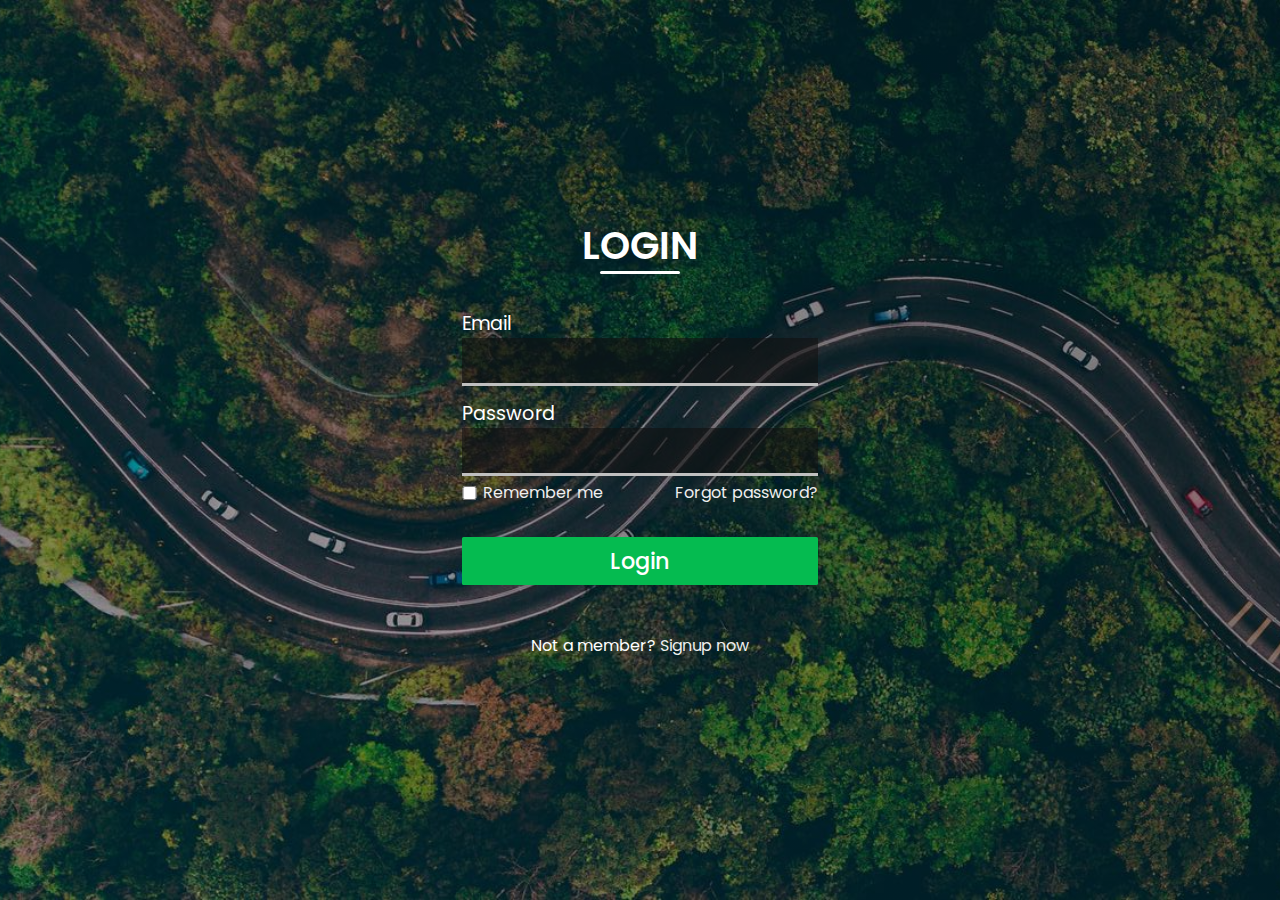
<file: pages/transparent-login.html>
<!DOCTYPE html>
<!-- 
    Project name: Tranaparent Login
    Author: Md. Riazul Islam
    Author URI: https://github.com/riazul01
-------------------------------------------->
<html lang="en">
<head>
    <meta charset="UTF-8">
    <meta name="viewport" content="width=device-width, initial-scale=1.0">
    <link rel="preconnect" href="https://fonts.googleapis.com">
    <link rel="preconnect" href="https://fonts.gstatic.com" crossorigin>
    <link href="https://fonts.googleapis.com/css2?family=Poppins:wght@100;200;300;400;500;600;700;800&display=swap" rel="stylesheet">

    <style>
        * {
            margin: 0;
            padding: 0;
            font-family: 'Poppins', sans-serif;
        }

        body {
            width: 100%;
            height: 100vh;
            display: flex;
            align-items: center;
            justify-content: center;
            background: linear-gradient(45deg, rgba(0, 0, 0, 0.3), rgba(0, 0, 0, 0.5)), url('../images/bg-images/transparent_login_bg.jpg');
            background-size: cover;
            background-position: center;
        }

        .container {
            height: 530px;
            flex-basis: 400px;
            background: transparent;
        }

        .wrapper {
            margin: 0 1.4rem;
        }

        .title {
            margin-top: 2rem;
        }

        .title h1 {
            position: relative;
            color: #fff;
            font-size: 2.4rem;
            font-weight: 600;
            text-align: center;
            text-transform: uppercase;
        }

        .title h1::before {
            position: absolute;
            content: '';
            left: 50%;
            bottom: 0;
            width: 5rem;
            height: 0.2rem;
            background: #fff;
            transform: translateX(-50%);
            border-radius: 2rem;
        }

        form {
            margin-top: 4rem;
        }

        .input-area {
            margin-top: 2.6rem;
            position: relative;
            height: 3rem;
            width: 100%;
        }

        .input-area input {
            padding: 0 1rem;
            width: 100%;
            height: 100%;
            color: #fff;
            font-size: 1.2rem;
            border: none;
            outline: none;
            border-bottom: 3px solid silver;
            background: rgba(17, 17, 17, 0.6);
            box-sizing: border-box;
        }

        .input-area label {
            position: absolute;
            top: 0;
            left: 0;
            transform: translateY(-1.8rem);
            color: #fff;
            font-size: 1.2rem;
            font-weight: 400;
        }

        .reset-area {
            margin-top: 0.3rem;
            width: 100%;
            display: flex;
            justify-content: space-between;
        }

        .reset-area .remember-btn {
            display: flex;
            align-items: center;
        }

        .remember-btn input {
            width: 0.9rem;
            height: 0.9rem;
            outline: none;
        }

        .remember-btn label {
            margin-left: 0.4rem;
            color: #eee;
            font-size: 1rem;
        }

        .forgot-pass a {
            color: #eee;
            font-size: 1rem;
            text-decoration: none;
            transition: all 0.3s ease;
        }

        .forgot-pass a:hover {
            color: #00ff77;
        }

        .button-area {
            margin-top: 2rem;
            width: 100%;
            height: 3rem;
        }

        button {
            width: 100%;
            height: 100%;
            border: none;
            outline: none;
            color: #fff;
            font-size: 1.4rem;
            font-weight: 500;
            cursor: pointer;
            background: #05bb50;
            border-radius: 0.1rem;
        }

        .signup {
            margin-top: 3rem;
            display: flex;
            justify-content: center;
        }

        .signup p {
            color: #fff;
            font-size: 1rem;
        }

        .signup p a {
            color: #eee;
            text-decoration: none;
            transition: all 0.3s ease;
        }

        .signup p a:hover {
            color: #00ff77;
        }

        @media screen and (max-width: 360px) {
            .title h1 {
                font-size: 2.2rem;
            }

            .wrapper {
                margin: 0 0.8rem;
            }

            .input-area input {
                font-size: 1.1rem;
            }

            .input-area label {
                font-size: 1.1rem;
            }

            .remember-btn input {
                width: 0.8rem;
                height: 0.8rem;
            }

            .remember-btn label {
                margin-left: 0.2rem;
                font-size: 0.9rem;
            }

            .forgot-pass a {
                font-size: 0.9rem;
            }

            button {
                font-size: 1.2rem;
            }

            .signup p {
                font-size: 0.9rem;
            }
        }
    </style>
    
    <title>Transparent Login Form</title>
</head>
<body>
    <div class="container">
        <div class="wrapper">
            <div class="title">
                <h1>Login</h1>
            </div>

            <form action="#">
                <div class="input-area">
                    <input type="email" id="email" autocomplete="off" required>
                    <label for="email">Email</label>
                </div>

                <div class="input-area">
                    <input type="password" id="password" required>
                    <label for="password">Password</label>
                </div>

                <div class="reset-area">
                    <div class="remember-btn">
                        <input type="checkbox" id="checkbox">
                        <label for="checkbox">Remember me</label>
                    </div>
                    <div class="forgot-pass">
                        <a href="#">Forgot password?</a>
                    </div>
                </div>

                <div class="button-area">
                    <button type="submit">Login</button>
                </div>
            </form>

            <div class="signup">
                <p>Not a member? <a href="#">Signup now</a></p>
            </div>
        </div>
    </div>
</body>
</html>
</file>
<file: style.css>
@import url('https://fonts.googleapis.com/css2?family=Belanosima:wght@400;600;700&display=swap');

/* utility start */
* {
    margin: 0;
    padding: 0;
    box-sizing: border-box;
    font-family: 'Belanosima', sans-serif;
}

html {
    scroll-behavior: smooth;
    overflow-x: hidden;
}

body {
    width: 100%;
    height: auto;
    overflow-x: hidden;
    background-image: linear-gradient(135deg, rgba(139, 53, 123,0.5) 0%, rgba(139, 53, 123,0.5) 10%,transparent 10%, transparent 19%,rgba(84, 33, 86,0.5) 19%, rgba(84, 33, 86,0.5) 27%,rgba(157, 60, 135,0.5) 27%, rgba(157, 60, 135,0.5) 53%,transparent 53%, transparent 56%,rgba(176, 66, 147,0.5) 56%, rgba(176, 66, 147,0.5) 61%,rgba(102, 40, 98,0.5) 61%, rgba(102, 40, 98,0.5) 100%),linear-gradient(45deg, rgb(139, 53, 123) 0%, rgb(139, 53, 123) 8%,transparent 8%, transparent 9%,transparent 9%, transparent 10%,rgb(157, 60, 135) 10%, rgb(157, 60, 135) 14%,rgb(121, 46, 110) 14%, rgb(121, 46, 110) 50%,rgb(176, 66, 147) 50%, rgb(176, 66, 147) 97%,rgb(102, 40, 98) 97%, rgb(102, 40, 98) 100%),linear-gradient(90deg, rgb(255,255,255),rgb(255,255,255));
    background-size: cover;
    background-position: center;
    background-attachment: fixed;
}

.container {
    margin: 0 auto;
    padding: 0 0.8rem;
    max-width: 1300px;
    height: auto;
}
/* utility end */



/* header start */
.header {
    position: relative;
    width: 100%;
    height: 100px;
    display: flex;
    align-items: center;
    justify-content: space-between;
}

.header > a {
    color: #fff;
    font-size: 2.4rem;
    font-weight: bold;
    text-decoration: none;
}

.toggler {
    width: 50px;
    height: 45px;
    display: grid;
    place-items: center;
    cursor: pointer;
    border-radius: 0.1rem;
    z-index: 999;
}

.toggle-bar {
    position: relative;
    height: 3px;
    width: 32px;
    background: #fff;
    transition: all 0.3s ease;
}

.toggle-bar::before {
    position: absolute;
    content: '';
    top: -0.7rem;
    left: 0;
    height: 3px;
    width: 32px;
    background: #fff;
    transition: all 0.3s ease;
}

.toggle-bar::after {
    position: absolute;
    content: '';
    top: 0.7rem;
    left: 0;
    height: 3px;
    width: 32px;
    background: #fff;
    transition: all 0.3s ease;
}

.toggler.active .toggle-bar {
    background: transparent;
    transform: rotate(40deg);
}

.toggler.active .toggle-bar::before {
    transform: rotate(-85deg);
    top: 0;
}

.toggler.active .toggle-bar::after {
    transform: rotate(5deg);
    top: 0;
}

/* navbar start */
.nav-box {
    position: absolute;
    top: 5rem;
    right: 0;
    width: 260px;
    height: auto;
    display: flex;
    align-items: flex-start;
    justify-content: flex-start;
    opacity: 0;
    visibility: hidden;
    pointer-events: none;
    transform: translateX(2rem);
    transition: all 0.3s ease;
    overflow: hidden;
    z-index: 99999;
}

.nav-box.active-nav {
    transform: translateX(0);
    opacity: 1;
    visibility: visible;
    pointer-events: auto;
}

.nav-left {
    list-style-type: none;
    height: auto;
    max-height: 400px;
    min-width: 260px;
    overflow-y: auto;
    background: #fff;
    border-radius: 0.2rem;
    pointer-events: auto;
    transform: translate(0);
    transition: all 0.3s ease;
}

.nav-left.active-right {
    pointer-events: none;
    transform: translate(-100%);
}

.nav-right {
    min-width: 260px;
    max-height: 400px;
    background: #fff;
    border-radius: 0.2rem;
    overflow-y: auto;
    pointer-events: none;
    transform: translate(0);
    transition: all 0.3s ease;
}

.nav-right.active-right {
    pointer-events: auto;
    transform: translate(-100%);
}

.nav-right ul{
    width: 100%;
    display: none;
}

.nav-right ul.active-list {
    display: block;
}

.nav-left li,
.nav-left > a,
.nav-right ul li {
    padding: 0.8rem;
    color: #222;
    font-size: 1.2rem;
    text-decoration: none;
    cursor: pointer;
    display: flex;
    align-items: center;
    justify-content: space-between;
    transition: all 0.3s ease;
    box-sizing: border-box;
}

.nav-right ul li:first-child {
    padding: 0.8rem;
}

.nav-right ul li {
    padding: 0;
}

.nav-right ul li a {
    padding: 0.8rem;
    height: 100%;
    width: 100%;
    color: #222;
    text-decoration: none;
    transition: all 0.3s ease;
}

.nav-left li:hover,
.nav-right ul li:hover,
.nav-left a:hover,
.nav-right ul li a:hover {
    background: silver;
}
/* navbar end */
/* header end */



/* project contents start */
.projects {
    margin-bottom: 1rem;
    width: 100%;
    height: auto;
    display: flex;
    flex-wrap: wrap;
    align-items: flex-start;
    justify-content: space-between;
}

.card {
    margin-bottom: 3rem;
    height: 270px;
    width: 31%;
    background: #ddd;
    border-radius: 0.4rem;
    overflow: hidden;
}

.thumb {
    position: relative;
    height: 80%;
    width: 100%;
    overflow: hidden;
    cursor: pointer;
}

.thumb img {
    height: 100%;
    width: 100%;
    object-fit: cover;
    transition: all 0.3s ease;
}

.thumb:hover img {
    transform: scale(1.2);
}

.thumb .tags {
    position: absolute;
    bottom: 1rem;
    left: 0.85rem;
    color: #fff;
    z-index: 999;
}

.thumb .tags span {
    padding: 0.2rem 0.4rem;
    margin-right: 0.12rem;
    color: #fff;
    font-size: 1rem;
    border-radius: 0.2rem;
    box-shadow: 0.1rem 0.1rem 0.2rem #222;
}

.thumb .tags span.html {
    background: #de5e02;
}

.thumb .tags span.css {
    background: #11a9fb;
}

.thumb .tags span.javascript {
    background: #d2ae10;
}

.title {
    margin-left: 0.85rem;
    width: 100%;
    height: 20%;
    display: flex;
    align-items: center;
    justify-content: flex-start;
}

.title p {
    color: #222;
    font-size: 1.2rem;
}
/* project contents end */



/* footer start */
footer {
    width: 100%;
    height: 70px;
    display: flex;
    align-items: center;
    justify-content: center;
    background: rgba(0, 0, 0, 0.4);
    border-radius: 0.3rem 0.3rem 0 0;
}

footer p {
    color: #fff;
    font-size: 1.2rem;
    text-shadow: 0.1rem 0.1rem 0.2rem #111;
}

footer p a {
    color: #dda0dd;
    text-decoration: none;
}
/* footer end */



/* responsive */
@media screen and (max-width: 1280px) {
    .card {
        width: 32%;
    }
}

@media screen and (max-width: 1020px) {
    .card {
        width: 48%;
    }
}

@media screen and (max-width: 680px) {
    .projects {
        justify-content: center;
    }

    .card {
        margin: 1.2rem 0;
        width: 100%;
        max-width: 420px; 
    }
}

@media screen and (max-width: 420px) {
    footer p {
        font-size: 1rem;
    }
}

@media screen and (max-width: 380px) {
    .header h1 {
        font-size: 2rem;
    }
}

@media screen and (max-width: 360px) {
    footer p {
        font-size: 0.9rem;
    }
}

@media screen and (max-width: 320px) {
    footer p {
        font-size: 0.8rem;
    }
}

@media screen and (max-width: 300px) {
    .header h1 {
        font-size: 1.8rem;
    }
}
</file>
<file: icon.css>
@font-face {
  font-family: "icomoon";
  src: url("fonts/icomoon.eot?n47lb");
  src: url("fonts/icomoon.eot?n47lb#iefix") format("embedded-opentype"),
    url("fonts/icomoon.ttf?n47lb") format("truetype"),
    url("fonts/icomoon.woff?n47lb") format("woff"),
    url("fonts/icomoon.svg?n47lb#icomoon") format("svg");
  font-weight: normal;
  font-style: normal;
  font-display: block;
}

[class^="icon-"],
[class*=" icon-"] {
  /* use !important to prevent issues with browser extensions that change fonts */
  font-family: "icomoon" !important;
  /* speak: never; */
  font-style: normal;
  font-weight: normal;
  font-variant: normal;
  text-transform: none;
  line-height: 1;

  /* Better Font Rendering =========== */
  -webkit-font-smoothing: antialiased;
  -moz-osx-font-smoothing: grayscale;
}

.icon-ad:before {
  content: "\e900";
}
.icon-address-book:before {
  content: "\e901";
}
.icon-address-card:before {
  content: "\e902";
}
.icon-adjust:before {
  content: "\e903";
}
.icon-air-freshener:before {
  content: "\e904";
}
.icon-align-center:before {
  content: "\e905";
}
.icon-align-justify:before {
  content: "\e906";
}
.icon-align-left:before {
  content: "\e907";
}
.icon-align-right:before {
  content: "\e908";
}
.icon-allergies:before {
  content: "\e909";
}
.icon-ambulance:before {
  content: "\e90a";
}
.icon-american-sign-language-interpreting:before {
  content: "\e90b";
}
.icon-anchor:before {
  content: "\e90c";
}
.icon-angle-double-down:before {
  content: "\e90d";
}
.icon-angle-double-left:before {
  content: "\e90e";
}
.icon-angle-double-right:before {
  content: "\e90f";
}
.icon-angle-double-up:before {
  content: "\e910";
}
.icon-angle-down:before {
  content: "\e911";
}
.icon-angle-left:before {
  content: "\e912";
}
.icon-angle-right:before {
  content: "\e913";
}
.icon-angle-up:before {
  content: "\e914";
}
.icon-angry:before {
  content: "\e915";
}
.icon-ankh:before {
  content: "\e916";
}
.icon-apple-alt:before {
  content: "\e917";
}
.icon-archive:before {
  content: "\e918";
}
.icon-archway:before {
  content: "\e919";
}
.icon-arrow-alt-circle-down:before {
  content: "\e91a";
}
.icon-arrow-alt-circle-left:before {
  content: "\e91b";
}
.icon-arrow-alt-circle-right:before {
  content: "\e91c";
}
.icon-arrow-alt-circle-up:before {
  content: "\e91d";
}
.icon-arrow-circle-down:before {
  content: "\e91e";
}
.icon-arrow-circle-left:before {
  content: "\e91f";
}
.icon-arrow-circle-right:before {
  content: "\e920";
}
.icon-arrow-circle-up:before {
  content: "\e921";
}
.icon-arrow-down:before {
  content: "\e922";
}
.icon-arrow-left:before {
  content: "\e923";
}
.icon-arrow-right:before {
  content: "\e924";
}
.icon-arrows-alt:before {
  content: "\e925";
}
.icon-arrows-alt-h:before {
  content: "\e926";
}
.icon-arrows-alt-v:before {
  content: "\e927";
}
.icon-arrow-up:before {
  content: "\e928";
}
.icon-assistive-listening-systems:before {
  content: "\e929";
}
.icon-asterisk:before {
  content: "\e92a";
}
.icon-at:before {
  content: "\e92b";
}
.icon-atlas:before {
  content: "\e92c";
}
.icon-atom:before {
  content: "\e92d";
}
.icon-audio-description:before {
  content: "\e92e";
}
.icon-award:before {
  content: "\e92f";
}
.icon-baby:before {
  content: "\e930";
}
.icon-baby-carriage:before {
  content: "\e931";
}
.icon-backspace:before {
  content: "\e932";
}
.icon-backward:before {
  content: "\e933";
}
.icon-bacon:before {
  content: "\e934";
}
.icon-bacteria:before {
  content: "\e935";
}
.icon-bacterium:before {
  content: "\e936";
}
.icon-bahai:before {
  content: "\e937";
}
.icon-balance-scale:before {
  content: "\e938";
}
.icon-balance-scale-left:before {
  content: "\e939";
}
.icon-balance-scale-right:before {
  content: "\e93a";
}
.icon-ban:before {
  content: "\e93b";
}
.icon-band-aid:before {
  content: "\e93c";
}
.icon-barcode:before {
  content: "\e93d";
}
.icon-bars:before {
  content: "\e93e";
}
.icon-baseball-ball:before {
  content: "\e93f";
}
.icon-basketball-ball:before {
  content: "\e940";
}
.icon-bath:before {
  content: "\e941";
}
.icon-battery-empty:before {
  content: "\e942";
}
.icon-battery-full:before {
  content: "\e943";
}
.icon-battery-half:before {
  content: "\e944";
}
.icon-battery-quarter:before {
  content: "\e945";
}
.icon-battery-three-quarters:before {
  content: "\e946";
}
.icon-bed:before {
  content: "\e947";
}
.icon-beer:before {
  content: "\e948";
}
.icon-bell:before {
  content: "\e949";
}
.icon-bell-slash:before {
  content: "\e94a";
}
.icon-bezier-curve:before {
  content: "\e94b";
}
.icon-bible:before {
  content: "\e94c";
}
.icon-bicycle:before {
  content: "\e94d";
}
.icon-biking:before {
  content: "\e94e";
}
.icon-binoculars:before {
  content: "\e94f";
}
.icon-biohazard:before {
  content: "\e950";
}
.icon-birthday-cake:before {
  content: "\e951";
}
.icon-blender:before {
  content: "\e952";
}
.icon-blender-phone:before {
  content: "\e953";
}
.icon-blind:before {
  content: "\e954";
}
.icon-blog:before {
  content: "\e955";
}
.icon-bold:before {
  content: "\e956";
}
.icon-bolt:before {
  content: "\e957";
}
.icon-bomb:before {
  content: "\e958";
}
.icon-bone:before {
  content: "\e959";
}
.icon-bong:before {
  content: "\e95a";
}
.icon-book:before {
  content: "\e95b";
}
.icon-book-dead:before {
  content: "\e95c";
}
.icon-bookmark:before {
  content: "\e95d";
}
.icon-book-medical:before {
  content: "\e95e";
}
.icon-book-open:before {
  content: "\e95f";
}
.icon-book-reader:before {
  content: "\e960";
}
.icon-border-all:before {
  content: "\e961";
}
.icon-border-none:before {
  content: "\e962";
}
.icon-border-style:before {
  content: "\e963";
}
.icon-bowling-ball:before {
  content: "\e964";
}
.icon-box:before {
  content: "\e965";
}
.icon-boxes:before {
  content: "\e966";
}
.icon-box-open:before {
  content: "\e967";
}
.icon-box-tissue:before {
  content: "\e968";
}
.icon-braille:before {
  content: "\e969";
}
.icon-brain:before {
  content: "\e96a";
}
.icon-bread-slice:before {
  content: "\e96b";
}
.icon-briefcase:before {
  content: "\e96c";
}
.icon-briefcase-medical:before {
  content: "\e96d";
}
.icon-broadcast-tower:before {
  content: "\e96e";
}
.icon-broom:before {
  content: "\e96f";
}
.icon-brush:before {
  content: "\e970";
}
.icon-bug:before {
  content: "\e971";
}
.icon-building:before {
  content: "\e972";
}
.icon-bullhorn:before {
  content: "\e973";
}
.icon-bullseye:before {
  content: "\e974";
}
.icon-burn:before {
  content: "\e975";
}
.icon-bus:before {
  content: "\e976";
}
.icon-bus-alt:before {
  content: "\e977";
}
.icon-business-time:before {
  content: "\e978";
}
.icon-calculator:before {
  content: "\e979";
}
.icon-calendar:before {
  content: "\e97a";
}
.icon-calendar-alt:before {
  content: "\e97b";
}
.icon-calendar-check:before {
  content: "\e97c";
}
.icon-calendar-day:before {
  content: "\e97d";
}
.icon-calendar-minus:before {
  content: "\e97e";
}
.icon-calendar-plus:before {
  content: "\e97f";
}
.icon-calendar-times:before {
  content: "\e980";
}
.icon-calendar-week:before {
  content: "\e981";
}
.icon-camera:before {
  content: "\e982";
}
.icon-camera-retro:before {
  content: "\e983";
}
.icon-campground:before {
  content: "\e984";
}
.icon-candy-cane:before {
  content: "\e985";
}
.icon-cannabis:before {
  content: "\e986";
}
.icon-capsules:before {
  content: "\e987";
}
.icon-car:before {
  content: "\e988";
}
.icon-car-alt:before {
  content: "\e989";
}
.icon-caravan:before {
  content: "\e98a";
}
.icon-car-battery:before {
  content: "\e98b";
}
.icon-car-crash:before {
  content: "\e98c";
}
.icon-caret-down:before {
  content: "\e98d";
}
.icon-caret-left:before {
  content: "\e98e";
}
.icon-caret-right:before {
  content: "\e98f";
}
.icon-caret-square-down:before {
  content: "\e990";
}
.icon-caret-square-left:before {
  content: "\e991";
}
.icon-caret-square-right:before {
  content: "\e992";
}
.icon-caret-square-up:before {
  content: "\e993";
}
.icon-caret-up:before {
  content: "\e994";
}
.icon-carrot:before {
  content: "\e995";
}
.icon-car-side:before {
  content: "\e996";
}
.icon-cart-arrow-down:before {
  content: "\e997";
}
.icon-cart-plus:before {
  content: "\e998";
}
.icon-cash-register:before {
  content: "\e999";
}
.icon-cat:before {
  content: "\e99a";
}
.icon-certificate:before {
  content: "\e99b";
}
.icon-chair:before {
  content: "\e99c";
}
.icon-chalkboard:before {
  content: "\e99d";
}
.icon-chalkboard-teacher:before {
  content: "\e99e";
}
.icon-charging-station:before {
  content: "\e99f";
}
.icon-chart-area:before {
  content: "\e9a0";
}
.icon-chart-bar:before {
  content: "\e9a1";
}
.icon-chart-line:before {
  content: "\e9a2";
}
.icon-chart-pie:before {
  content: "\e9a3";
}
.icon-check:before {
  content: "\e9a4";
}
.icon-check-circle:before {
  content: "\e9a5";
}
.icon-check-double:before {
  content: "\e9a6";
}
.icon-check-square:before {
  content: "\e9a7";
}
.icon-cheese:before {
  content: "\e9a8";
}
.icon-chess:before {
  content: "\e9a9";
}
.icon-chess-bishop:before {
  content: "\e9aa";
}
.icon-chess-board:before {
  content: "\e9ab";
}
.icon-chess-king:before {
  content: "\e9ac";
}
.icon-chess-knight:before {
  content: "\e9ad";
}
.icon-chess-pawn:before {
  content: "\e9ae";
}
.icon-chess-queen:before {
  content: "\e9af";
}
.icon-chess-rook:before {
  content: "\e9b0";
}
.icon-chevron-circle-down:before {
  content: "\e9b1";
}
.icon-chevron-circle-left:before {
  content: "\e9b2";
}
.icon-chevron-circle-right:before {
  content: "\e9b3";
}
.icon-chevron-circle-up:before {
  content: "\e9b4";
}
.icon-chevron-down:before {
  content: "\e9b5";
}
.icon-chevron-left:before {
  content: "\e9b6";
}
.icon-chevron-right:before {
  content: "\e9b7";
}
.icon-chevron-up:before {
  content: "\e9b8";
}
.icon-child:before {
  content: "\e9b9";
}
.icon-church:before {
  content: "\e9ba";
}
.icon-circle:before {
  content: "\e9bb";
}
.icon-circle-notch:before {
  content: "\e9bc";
}
.icon-city:before {
  content: "\e9bd";
}
.icon-clinic-medical:before {
  content: "\e9be";
}
.icon-clipboard:before {
  content: "\e9bf";
}
.icon-clipboard-check:before {
  content: "\e9c0";
}
.icon-clipboard-list:before {
  content: "\e9c1";
}
.icon-clock:before {
  content: "\e9c2";
}
.icon-clone:before {
  content: "\e9c3";
}
.icon-closed-captioning:before {
  content: "\e9c4";
}
.icon-cloud:before {
  content: "\e9c5";
}
.icon-cloud-download-alt:before {
  content: "\e9c6";
}
.icon-cloud-meatball:before {
  content: "\e9c7";
}
.icon-cloud-moon:before {
  content: "\e9c8";
}
.icon-cloud-moon-rain:before {
  content: "\e9c9";
}
.icon-cloud-rain:before {
  content: "\e9ca";
}
.icon-cloud-showers-heavy:before {
  content: "\e9cb";
}
.icon-cloud-sun:before {
  content: "\e9cc";
}
.icon-cloud-sun-rain:before {
  content: "\e9cd";
}
.icon-cloud-upload-alt:before {
  content: "\e9ce";
}
.icon-cocktail:before {
  content: "\e9cf";
}
.icon-code:before {
  content: "\e9d0";
}
.icon-code-branch:before {
  content: "\e9d1";
}
.icon-coffee:before {
  content: "\e9d2";
}
.icon-cog:before {
  content: "\e9d3";
}
.icon-cogs:before {
  content: "\e9d4";
}
.icon-coins:before {
  content: "\e9d5";
}
.icon-columns:before {
  content: "\e9d6";
}
.icon-comment:before {
  content: "\e9d7";
}
.icon-comment-alt:before {
  content: "\e9d8";
}
.icon-comment-dollar:before {
  content: "\e9d9";
}
.icon-comment-dots:before {
  content: "\e9da";
}
.icon-comment-medical:before {
  content: "\e9db";
}
.icon-comments:before {
  content: "\e9dc";
}
.icon-comments-dollar:before {
  content: "\e9dd";
}
.icon-comment-slash:before {
  content: "\e9de";
}
.icon-compact-disc:before {
  content: "\e9df";
}
.icon-compass:before {
  content: "\e9e0";
}
.icon-compress:before {
  content: "\e9e1";
}
.icon-compress-alt:before {
  content: "\e9e2";
}
.icon-compress-arrows-alt:before {
  content: "\e9e3";
}
.icon-concierge-bell:before {
  content: "\e9e4";
}
.icon-cookie:before {
  content: "\e9e5";
}
.icon-cookie-bite:before {
  content: "\e9e6";
}
.icon-copy:before {
  content: "\e9e7";
}
.icon-copyright:before {
  content: "\e9e8";
}
.icon-couch:before {
  content: "\e9e9";
}
.icon-credit-card:before {
  content: "\e9ea";
}
.icon-crop:before {
  content: "\e9eb";
}
.icon-crop-alt:before {
  content: "\e9ec";
}
.icon-cross:before {
  content: "\e9ed";
}
.icon-crosshairs:before {
  content: "\e9ee";
}
.icon-crow:before {
  content: "\e9ef";
}
.icon-crown:before {
  content: "\e9f0";
}
.icon-crutch:before {
  content: "\e9f1";
}
.icon-cube:before {
  content: "\e9f2";
}
.icon-cubes:before {
  content: "\e9f3";
}
.icon-cut:before {
  content: "\e9f4";
}
.icon-database:before {
  content: "\e9f5";
}
.icon-deaf:before {
  content: "\e9f6";
}
.icon-democrat:before {
  content: "\e9f7";
}
.icon-desktop:before {
  content: "\e9f8";
}
.icon-dharmachakra:before {
  content: "\e9f9";
}
.icon-diagnoses:before {
  content: "\e9fa";
}
.icon-dice:before {
  content: "\e9fb";
}
.icon-dice-d6:before {
  content: "\e9fc";
}
.icon-dice-d20:before {
  content: "\e9fd";
}
.icon-dice-five:before {
  content: "\e9fe";
}
.icon-dice-four:before {
  content: "\e9ff";
}
.icon-dice-one:before {
  content: "\ea00";
}
.icon-dice-six:before {
  content: "\ea01";
}
.icon-dice-three:before {
  content: "\ea02";
}
.icon-dice-two:before {
  content: "\ea03";
}
.icon-digital-tachograph:before {
  content: "\ea04";
}
.icon-directions:before {
  content: "\ea05";
}
.icon-disease:before {
  content: "\ea06";
}
.icon-divide:before {
  content: "\ea07";
}
.icon-dizzy:before {
  content: "\ea08";
}
.icon-dna:before {
  content: "\ea09";
}
.icon-dog:before {
  content: "\ea0a";
}
.icon-dollar-sign:before {
  content: "\ea0b";
}
.icon-dolly:before {
  content: "\ea0c";
}
.icon-dolly-flatbed:before {
  content: "\ea0d";
}
.icon-donate:before {
  content: "\ea0e";
}
.icon-door-closed:before {
  content: "\ea0f";
}
.icon-door-open:before {
  content: "\ea10";
}
.icon-dot-circle:before {
  content: "\ea11";
}
.icon-dove:before {
  content: "\ea12";
}
.icon-download:before {
  content: "\ea13";
}
.icon-drafting-compass:before {
  content: "\ea14";
}
.icon-dragon:before {
  content: "\ea15";
}
.icon-draw-polygon:before {
  content: "\ea16";
}
.icon-drum:before {
  content: "\ea17";
}
.icon-drum-steelpan:before {
  content: "\ea18";
}
.icon-drumstick-bite:before {
  content: "\ea19";
}
.icon-dumbbell:before {
  content: "\ea1a";
}
.icon-dumpster:before {
  content: "\ea1b";
}
.icon-dumpster-fire:before {
  content: "\ea1c";
}
.icon-dungeon:before {
  content: "\ea1d";
}
.icon-edit:before {
  content: "\ea1e";
}
.icon-egg:before {
  content: "\ea1f";
}
.icon-eject:before {
  content: "\ea20";
}
.icon-ellipsis-h:before {
  content: "\ea21";
}
.icon-ellipsis-v:before {
  content: "\ea22";
}
.icon-envelope:before {
  content: "\ea23";
}
.icon-envelope-open:before {
  content: "\ea24";
}
.icon-envelope-open-text:before {
  content: "\ea25";
}
.icon-envelope-square:before {
  content: "\ea26";
}
.icon-equals:before {
  content: "\ea27";
}
.icon-eraser:before {
  content: "\ea28";
}
.icon-ethernet:before {
  content: "\ea29";
}
.icon-euro-sign:before {
  content: "\ea2a";
}
.icon-exchange-alt:before {
  content: "\ea2b";
}
.icon-exclamation:before {
  content: "\ea2c";
}
.icon-exclamation-circle:before {
  content: "\ea2d";
}
.icon-exclamation-triangle:before {
  content: "\ea2e";
}
.icon-expand:before {
  content: "\ea2f";
}
.icon-expand-alt:before {
  content: "\ea30";
}
.icon-expand-arrows-alt:before {
  content: "\ea31";
}
.icon-external-link-alt:before {
  content: "\ea32";
}
.icon-external-link-square-alt:before {
  content: "\ea33";
}
.icon-eye:before {
  content: "\ea34";
}
.icon-eye-dropper:before {
  content: "\ea35";
}
.icon-eye-slash:before {
  content: "\ea36";
}
.icon-fan:before {
  content: "\ea37";
}
.icon-fast-backward:before {
  content: "\ea38";
}
.icon-fast-forward:before {
  content: "\ea39";
}
.icon-faucet:before {
  content: "\ea3a";
}
.icon-fax:before {
  content: "\ea3b";
}
.icon-feather:before {
  content: "\ea3c";
}
.icon-feather-alt:before {
  content: "\ea3d";
}
.icon-female:before {
  content: "\ea3e";
}
.icon-fighter-jet:before {
  content: "\ea3f";
}
.icon-file:before {
  content: "\ea40";
}
.icon-file-alt:before {
  content: "\ea41";
}
.icon-file-archive:before {
  content: "\ea42";
}
.icon-file-audio:before {
  content: "\ea43";
}
.icon-file-code:before {
  content: "\ea44";
}
.icon-file-contract:before {
  content: "\ea45";
}
.icon-file-csv:before {
  content: "\ea46";
}
.icon-file-download:before {
  content: "\ea47";
}
.icon-file-excel:before {
  content: "\ea48";
}
.icon-file-export:before {
  content: "\ea49";
}
.icon-file-image:before {
  content: "\ea4a";
}
.icon-file-import:before {
  content: "\ea4b";
}
.icon-file-invoice:before {
  content: "\ea4c";
}
.icon-file-invoice-dollar:before {
  content: "\ea4d";
}
.icon-file-medical:before {
  content: "\ea4e";
}
.icon-file-medical-alt:before {
  content: "\ea4f";
}
.icon-file-pdf:before {
  content: "\ea50";
}
.icon-file-powerpoint:before {
  content: "\ea51";
}
.icon-file-prescription:before {
  content: "\ea52";
}
.icon-file-signature:before {
  content: "\ea53";
}
.icon-file-upload:before {
  content: "\ea54";
}
.icon-file-video:before {
  content: "\ea55";
}
.icon-file-word:before {
  content: "\ea56";
}
.icon-fill:before {
  content: "\ea57";
}
.icon-fill-drip:before {
  content: "\ea58";
}
.icon-film:before {
  content: "\ea59";
}
.icon-filter:before {
  content: "\ea5a";
}
.icon-fingerprint:before {
  content: "\ea5b";
}
.icon-fire:before {
  content: "\ea5c";
}
.icon-fire-alt:before {
  content: "\ea5d";
}
.icon-fire-extinguisher:before {
  content: "\ea5e";
}
.icon-first-aid:before {
  content: "\ea5f";
}
.icon-fish:before {
  content: "\ea60";
}
.icon-fist-raised:before {
  content: "\ea61";
}
.icon-flag:before {
  content: "\ea62";
}
.icon-flag-checkered:before {
  content: "\ea63";
}
.icon-flag-usa:before {
  content: "\ea64";
}
.icon-flask:before {
  content: "\ea65";
}
.icon-flushed:before {
  content: "\ea66";
}
.icon-folder:before {
  content: "\ea67";
}
.icon-folder-minus:before {
  content: "\ea68";
}
.icon-folder-open:before {
  content: "\ea69";
}
.icon-folder-plus:before {
  content: "\ea6a";
}
.icon-font:before {
  content: "\ea6b";
}
.icon-font-awesome-logo-full:before {
  content: "\ea6c";
}
.icon-football-ball:before {
  content: "\ea6d";
}
.icon-forward:before {
  content: "\ea6e";
}
.icon-frog:before {
  content: "\ea6f";
}
.icon-frown:before {
  content: "\ea70";
}
.icon-frown-open:before {
  content: "\ea71";
}
.icon-funnel-dollar:before {
  content: "\ea72";
}
.icon-futbol:before {
  content: "\ea73";
}
.icon-gamepad:before {
  content: "\ea74";
}
.icon-gas-pump:before {
  content: "\ea75";
}
.icon-gavel:before {
  content: "\ea76";
}
.icon-gem:before {
  content: "\ea77";
}
.icon-genderless:before {
  content: "\ea78";
}
.icon-ghost:before {
  content: "\ea79";
}
.icon-gift:before {
  content: "\ea7a";
}
.icon-gifts:before {
  content: "\ea7b";
}
.icon-glass-cheers:before {
  content: "\ea7c";
}
.icon-glasses:before {
  content: "\ea7d";
}
.icon-glass-martini:before {
  content: "\ea7e";
}
.icon-glass-martini-alt:before {
  content: "\ea7f";
}
.icon-glass-whiskey:before {
  content: "\ea80";
}
.icon-globe:before {
  content: "\ea81";
}
.icon-globe-africa:before {
  content: "\ea82";
}
.icon-globe-americas:before {
  content: "\ea83";
}
.icon-globe-asia:before {
  content: "\ea84";
}
.icon-globe-europe:before {
  content: "\ea85";
}
.icon-golf-ball:before {
  content: "\ea86";
}
.icon-gopuram:before {
  content: "\ea87";
}
.icon-graduation-cap:before {
  content: "\ea88";
}
.icon-greater-than:before {
  content: "\ea89";
}
.icon-greater-than-equal:before {
  content: "\ea8a";
}
.icon-grimace:before {
  content: "\ea8b";
}
.icon-grin:before {
  content: "\ea8c";
}
.icon-grin-alt:before {
  content: "\ea8d";
}
.icon-grin-beam:before {
  content: "\ea8e";
}
.icon-grin-beam-sweat:before {
  content: "\ea8f";
}
.icon-grin-hearts:before {
  content: "\ea90";
}
.icon-grin-squint:before {
  content: "\ea91";
}
.icon-grin-squint-tears:before {
  content: "\ea92";
}
.icon-grin-stars:before {
  content: "\ea93";
}
.icon-grin-tears:before {
  content: "\ea94";
}
.icon-grin-tongue:before {
  content: "\ea95";
}
.icon-grin-tongue-squint:before {
  content: "\ea96";
}
.icon-grin-tongue-wink:before {
  content: "\ea97";
}
.icon-grin-wink:before {
  content: "\ea98";
}
.icon-grip-horizontal:before {
  content: "\ea99";
}
.icon-grip-lines:before {
  content: "\ea9a";
}
.icon-grip-lines-vertical:before {
  content: "\ea9b";
}
.icon-grip-vertical:before {
  content: "\ea9c";
}
.icon-guitar:before {
  content: "\ea9d";
}
.icon-hamburger:before {
  content: "\ea9e";
}
.icon-hammer:before {
  content: "\ea9f";
}
.icon-hamsa:before {
  content: "\eaa0";
}
.icon-hand-holding:before {
  content: "\eaa1";
}
.icon-hand-holding-heart:before {
  content: "\eaa2";
}
.icon-hand-holding-medical:before {
  content: "\eaa3";
}
.icon-hand-holding-usd:before {
  content: "\eaa4";
}
.icon-hand-holding-water:before {
  content: "\eaa5";
}
.icon-hand-lizard:before {
  content: "\eaa6";
}
.icon-hand-middle-finger:before {
  content: "\eaa7";
}
.icon-hand-paper:before {
  content: "\eaa8";
}
.icon-hand-peace:before {
  content: "\eaa9";
}
.icon-hand-point-down:before {
  content: "\eaaa";
}
.icon-hand-pointer:before {
  content: "\eaab";
}
.icon-hand-point-left:before {
  content: "\eaac";
}
.icon-hand-point-right:before {
  content: "\eaad";
}
.icon-hand-point-up:before {
  content: "\eaae";
}
.icon-hand-rock:before {
  content: "\eaaf";
}
.icon-hands:before {
  content: "\eab0";
}
.icon-hand-scissors:before {
  content: "\eab1";
}
.icon-handshake:before {
  content: "\eab2";
}
.icon-handshake-alt-slash:before {
  content: "\eab3";
}
.icon-handshake-slash:before {
  content: "\eab4";
}
.icon-hands-helping:before {
  content: "\eab5";
}
.icon-hand-sparkles:before {
  content: "\eab6";
}
.icon-hand-spock:before {
  content: "\eab7";
}
.icon-hands-wash:before {
  content: "\eab8";
}
.icon-hanukiah:before {
  content: "\eab9";
}
.icon-hard-hat:before {
  content: "\eaba";
}
.icon-hashtag:before {
  content: "\eabb";
}
.icon-hat-cowboy:before {
  content: "\eabc";
}
.icon-hat-cowboy-side:before {
  content: "\eabd";
}
.icon-hat-wizard:before {
  content: "\eabe";
}
.icon-hdd:before {
  content: "\eabf";
}
.icon-heading:before {
  content: "\eac0";
}
.icon-headphones:before {
  content: "\eac1";
}
.icon-headphones-alt:before {
  content: "\eac2";
}
.icon-headset:before {
  content: "\eac3";
}
.icon-head-side-cough:before {
  content: "\eac4";
}
.icon-head-side-cough-slash:before {
  content: "\eac5";
}
.icon-head-side-mask:before {
  content: "\eac6";
}
.icon-head-side-virus:before {
  content: "\eac7";
}
.icon-heart:before {
  content: "\eac8";
}
.icon-heartbeat:before {
  content: "\eac9";
}
.icon-heart-broken:before {
  content: "\eaca";
}
.icon-helicopter:before {
  content: "\eacb";
}
.icon-highlighter:before {
  content: "\eacc";
}
.icon-hiking:before {
  content: "\eacd";
}
.icon-hippo:before {
  content: "\eace";
}
.icon-history:before {
  content: "\eacf";
}
.icon-hockey-puck:before {
  content: "\ead0";
}
.icon-holly-berry:before {
  content: "\ead1";
}
.icon-home:before {
  content: "\ead2";
}
.icon-horse:before {
  content: "\ead3";
}
.icon-horse-head:before {
  content: "\ead4";
}
.icon-hospital:before {
  content: "\ead5";
}
.icon-hospital-alt:before {
  content: "\ead6";
}
.icon-hospital-symbol:before {
  content: "\ead7";
}
.icon-hospital-user:before {
  content: "\ead8";
}
.icon-hotdog:before {
  content: "\ead9";
}
.icon-hotel:before {
  content: "\eada";
}
.icon-hot-tub:before {
  content: "\eadb";
}
.icon-hourglass:before {
  content: "\eadc";
}
.icon-hourglass-end:before {
  content: "\eadd";
}
.icon-hourglass-half:before {
  content: "\eade";
}
.icon-hourglass-start:before {
  content: "\eadf";
}
.icon-house-damage:before {
  content: "\eae0";
}
.icon-house-user:before {
  content: "\eae1";
}
.icon-hryvnia:before {
  content: "\eae2";
}
.icon-h-square:before {
  content: "\eae3";
}
.icon-ice-cream:before {
  content: "\eae4";
}
.icon-icicles:before {
  content: "\eae5";
}
.icon-icons:before {
  content: "\eae6";
}
.icon-i-cursor:before {
  content: "\eae7";
}
.icon-id-badge:before {
  content: "\eae8";
}
.icon-id-card:before {
  content: "\eae9";
}
.icon-id-card-alt:before {
  content: "\eaea";
}
.icon-igloo:before {
  content: "\eaeb";
}
.icon-image:before {
  content: "\eaec";
}
.icon-images:before {
  content: "\eaed";
}
.icon-inbox:before {
  content: "\eaee";
}
.icon-indent:before {
  content: "\eaef";
}
.icon-industry:before {
  content: "\eaf0";
}
.icon-infinity:before {
  content: "\eaf1";
}
.icon-info:before {
  content: "\eaf2";
}
.icon-info-circle:before {
  content: "\eaf3";
}
.icon-italic:before {
  content: "\eaf4";
}
.icon-jedi:before {
  content: "\eaf5";
}
.icon-joint:before {
  content: "\eaf6";
}
.icon-journal-whills:before {
  content: "\eaf7";
}
.icon-kaaba:before {
  content: "\eaf8";
}
.icon-key:before {
  content: "\eaf9";
}
.icon-keyboard:before {
  content: "\eafa";
}
.icon-khanda:before {
  content: "\eafb";
}
.icon-kiss:before {
  content: "\eafc";
}
.icon-kiss-beam:before {
  content: "\eafd";
}
.icon-kiss-wink-heart:before {
  content: "\eafe";
}
.icon-kiwi-bird:before {
  content: "\eaff";
}
.icon-landmark:before {
  content: "\eb00";
}
.icon-language:before {
  content: "\eb01";
}
.icon-laptop:before {
  content: "\eb02";
}
.icon-laptop-code:before {
  content: "\eb03";
}
.icon-laptop-house:before {
  content: "\eb04";
}
.icon-laptop-medical:before {
  content: "\eb05";
}
.icon-laugh:before {
  content: "\eb06";
}
.icon-laugh-beam:before {
  content: "\eb07";
}
.icon-laugh-squint:before {
  content: "\eb08";
}
.icon-laugh-wink:before {
  content: "\eb09";
}
.icon-layer-group:before {
  content: "\eb0a";
}
.icon-leaf:before {
  content: "\eb0b";
}
.icon-lemon:before {
  content: "\eb0c";
}
.icon-less-than:before {
  content: "\eb0d";
}
.icon-less-than-equal:before {
  content: "\eb0e";
}
.icon-level-down-alt:before {
  content: "\eb0f";
}
.icon-level-up-alt:before {
  content: "\eb10";
}
.icon-life-ring:before {
  content: "\eb11";
}
.icon-lightbulb:before {
  content: "\eb12";
}
.icon-link:before {
  content: "\eb13";
}
.icon-lira-sign:before {
  content: "\eb14";
}
.icon-list:before {
  content: "\eb15";
}
.icon-list-alt:before {
  content: "\eb16";
}
.icon-list-ol:before {
  content: "\eb17";
}
.icon-list-ul:before {
  content: "\eb18";
}
.icon-location-arrow:before {
  content: "\eb19";
}
.icon-lock:before {
  content: "\eb1a";
}
.icon-lock-open:before {
  content: "\eb1b";
}
.icon-long-arrow-alt-down:before {
  content: "\eb1c";
}
.icon-long-arrow-alt-left:before {
  content: "\eb1d";
}
.icon-long-arrow-alt-right:before {
  content: "\eb1e";
}
.icon-long-arrow-alt-up:before {
  content: "\eb1f";
}
.icon-low-vision:before {
  content: "\eb20";
}
.icon-luggage-cart:before {
  content: "\eb21";
}
.icon-lungs:before {
  content: "\eb22";
}
.icon-lungs-virus:before {
  content: "\eb23";
}
.icon-magic:before {
  content: "\eb24";
}
.icon-magnet:before {
  content: "\eb25";
}
.icon-mail-bulk:before {
  content: "\eb26";
}
.icon-male:before {
  content: "\eb27";
}
.icon-map:before {
  content: "\eb28";
}
.icon-map-marked:before {
  content: "\eb29";
}
.icon-map-marked-alt:before {
  content: "\eb2a";
}
.icon-map-marker:before {
  content: "\eb2b";
}
.icon-map-marker-alt:before {
  content: "\eb2c";
}
.icon-map-pin:before {
  content: "\eb2d";
}
.icon-map-signs:before {
  content: "\eb2e";
}
.icon-marker:before {
  content: "\eb2f";
}
.icon-mars:before {
  content: "\eb30";
}
.icon-mars-double:before {
  content: "\eb31";
}
.icon-mars-stroke:before {
  content: "\eb32";
}
.icon-mars-stroke-h:before {
  content: "\eb33";
}
.icon-mars-stroke-v:before {
  content: "\eb34";
}
.icon-mask:before {
  content: "\eb35";
}
.icon-medal:before {
  content: "\eb36";
}
.icon-medkit:before {
  content: "\eb37";
}
.icon-meh:before {
  content: "\eb38";
}
.icon-meh-blank:before {
  content: "\eb39";
}
.icon-meh-rolling-eyes:before {
  content: "\eb3a";
}
.icon-memory:before {
  content: "\eb3b";
}
.icon-menorah:before {
  content: "\eb3c";
}
.icon-mercury:before {
  content: "\eb3d";
}
.icon-meteor:before {
  content: "\eb3e";
}
.icon-microchip:before {
  content: "\eb3f";
}
.icon-microphone:before {
  content: "\eb40";
}
.icon-microphone-alt:before {
  content: "\eb41";
}
.icon-microphone-alt-slash:before {
  content: "\eb42";
}
.icon-microphone-slash:before {
  content: "\eb43";
}
.icon-microscope:before {
  content: "\eb44";
}
.icon-minus:before {
  content: "\eb45";
}
.icon-minus-circle:before {
  content: "\eb46";
}
.icon-minus-square:before {
  content: "\eb47";
}
.icon-mitten:before {
  content: "\eb48";
}
.icon-mobile:before {
  content: "\eb49";
}
.icon-mobile-alt:before {
  content: "\eb4a";
}
.icon-money-bill:before {
  content: "\eb4b";
}
.icon-money-bill-alt:before {
  content: "\eb4c";
}
.icon-money-bill-wave:before {
  content: "\eb4d";
}
.icon-money-bill-wave-alt:before {
  content: "\eb4e";
}
.icon-money-check:before {
  content: "\eb4f";
}
.icon-money-check-alt:before {
  content: "\eb50";
}
.icon-monument:before {
  content: "\eb51";
}
.icon-moon:before {
  content: "\eb52";
}
.icon-mortar-pestle:before {
  content: "\eb53";
}
.icon-mosque:before {
  content: "\eb54";
}
.icon-motorcycle:before {
  content: "\eb55";
}
.icon-mountain:before {
  content: "\eb56";
}
.icon-mouse:before {
  content: "\eb57";
}
.icon-mouse-pointer:before {
  content: "\eb58";
}
.icon-mug-hot:before {
  content: "\eb59";
}
.icon-music:before {
  content: "\eb5a";
}
.icon-network-wired:before {
  content: "\eb5b";
}
.icon-neuter:before {
  content: "\eb5c";
}
.icon-newspaper:before {
  content: "\eb5d";
}
.icon-not-equal:before {
  content: "\eb5e";
}
.icon-notes-medical:before {
  content: "\eb5f";
}
.icon-object-group:before {
  content: "\eb60";
}
.icon-object-ungroup:before {
  content: "\eb61";
}
.icon-oil-can:before {
  content: "\eb62";
}
.icon-om:before {
  content: "\eb63";
}
.icon-otter:before {
  content: "\eb64";
}
.icon-outdent:before {
  content: "\eb65";
}
.icon-pager:before {
  content: "\eb66";
}
.icon-paint-brush:before {
  content: "\eb67";
}
.icon-paint-roller:before {
  content: "\eb68";
}
.icon-palette:before {
  content: "\eb69";
}
.icon-pallet:before {
  content: "\eb6a";
}
.icon-paperclip:before {
  content: "\eb6b";
}
.icon-paper-plane:before {
  content: "\eb6c";
}
.icon-parachute-box:before {
  content: "\eb6d";
}
.icon-paragraph:before {
  content: "\eb6e";
}
.icon-parking:before {
  content: "\eb6f";
}
.icon-passport:before {
  content: "\eb70";
}
.icon-pastafarianism:before {
  content: "\eb71";
}
.icon-paste:before {
  content: "\eb72";
}
.icon-pause:before {
  content: "\eb73";
}
.icon-pause-circle:before {
  content: "\eb74";
}
.icon-paw:before {
  content: "\eb75";
}
.icon-peace:before {
  content: "\eb76";
}
.icon-pen:before {
  content: "\eb77";
}
.icon-pen-alt:before {
  content: "\eb78";
}
.icon-pencil-alt:before {
  content: "\eb79";
}
.icon-pencil-ruler:before {
  content: "\eb7a";
}
.icon-pen-fancy:before {
  content: "\eb7b";
}
.icon-pen-nib:before {
  content: "\eb7c";
}
.icon-pen-square:before {
  content: "\eb7d";
}
.icon-people-arrows:before {
  content: "\eb7e";
}
.icon-people-carry:before {
  content: "\eb7f";
}
.icon-pepper-hot:before {
  content: "\eb80";
}
.icon-percent:before {
  content: "\eb81";
}
.icon-percentage:before {
  content: "\eb82";
}
.icon-person-booth:before {
  content: "\eb83";
}
.icon-phone:before {
  content: "\eb84";
}
.icon-phone-alt:before {
  content: "\eb85";
}
.icon-phone-slash:before {
  content: "\eb86";
}
.icon-phone-square:before {
  content: "\eb87";
}
.icon-phone-square-alt:before {
  content: "\eb88";
}
.icon-phone-volume:before {
  content: "\eb89";
}
.icon-photo-video:before {
  content: "\eb8a";
}
.icon-piggy-bank:before {
  content: "\eb8b";
}
.icon-pills:before {
  content: "\eb8c";
}
.icon-pizza-slice:before {
  content: "\eb8d";
}
.icon-place-of-worship:before {
  content: "\eb8e";
}
.icon-plane:before {
  content: "\eb8f";
}
.icon-plane-arrival:before {
  content: "\eb90";
}
.icon-plane-departure:before {
  content: "\eb91";
}
.icon-plane-slash:before {
  content: "\eb92";
}
.icon-play:before {
  content: "\eb93";
}
.icon-play-circle:before {
  content: "\eb94";
}
.icon-plug:before {
  content: "\eb95";
}
.icon-plus:before {
  content: "\eb96";
}
.icon-plus-circle:before {
  content: "\eb97";
}
.icon-plus-square:before {
  content: "\eb98";
}
.icon-podcast:before {
  content: "\eb99";
}
.icon-poll:before {
  content: "\eb9a";
}
.icon-poll-h:before {
  content: "\eb9b";
}
.icon-poo:before {
  content: "\eb9c";
}
.icon-poop:before {
  content: "\eb9d";
}
.icon-poo-storm:before {
  content: "\eb9e";
}
.icon-portrait:before {
  content: "\eb9f";
}
.icon-pound-sign:before {
  content: "\eba0";
}
.icon-power-off:before {
  content: "\eba1";
}
.icon-pray:before {
  content: "\eba2";
}
.icon-praying-hands:before {
  content: "\eba3";
}
.icon-prescription:before {
  content: "\eba4";
}
.icon-prescription-bottle:before {
  content: "\eba5";
}
.icon-prescription-bottle-alt:before {
  content: "\eba6";
}
.icon-print:before {
  content: "\eba7";
}
.icon-procedures:before {
  content: "\eba8";
}
.icon-project-diagram:before {
  content: "\eba9";
}
.icon-pump-medical:before {
  content: "\ebaa";
}
.icon-pump-soap:before {
  content: "\ebab";
}
.icon-puzzle-piece:before {
  content: "\ebac";
}
.icon-qrcode:before {
  content: "\ebad";
}
.icon-question:before {
  content: "\ebae";
}
.icon-question-circle:before {
  content: "\ebaf";
}
.icon-quidditch:before {
  content: "\ebb0";
}
.icon-quote-left:before {
  content: "\ebb1";
}
.icon-quote-right:before {
  content: "\ebb2";
}
.icon-quran:before {
  content: "\ebb3";
}
.icon-radiation:before {
  content: "\ebb4";
}
.icon-radiation-alt:before {
  content: "\ebb5";
}
.icon-rainbow:before {
  content: "\ebb6";
}
.icon-random:before {
  content: "\ebb7";
}
.icon-receipt:before {
  content: "\ebb8";
}
.icon-record-vinyl:before {
  content: "\ebb9";
}
.icon-recycle:before {
  content: "\ebba";
}
.icon-redo:before {
  content: "\ebbb";
}
.icon-redo-alt:before {
  content: "\ebbc";
}
.icon-registered:before {
  content: "\ebbd";
}
.icon-remove-format:before {
  content: "\ebbe";
}
.icon-reply:before {
  content: "\ebbf";
}
.icon-reply-all:before {
  content: "\ebc0";
}
.icon-republican:before {
  content: "\ebc1";
}
.icon-restroom:before {
  content: "\ebc2";
}
.icon-retweet:before {
  content: "\ebc3";
}
.icon-ribbon:before {
  content: "\ebc4";
}
.icon-ring:before {
  content: "\ebc5";
}
.icon-road:before {
  content: "\ebc6";
}
.icon-robot:before {
  content: "\ebc7";
}
.icon-rocket:before {
  content: "\ebc8";
}
.icon-route:before {
  content: "\ebc9";
}
.icon-rss:before {
  content: "\ebca";
}
.icon-rss-square:before {
  content: "\ebcb";
}
.icon-ruble-sign:before {
  content: "\ebcc";
}
.icon-ruler:before {
  content: "\ebcd";
}
.icon-ruler-combined:before {
  content: "\ebce";
}
.icon-ruler-horizontal:before {
  content: "\ebcf";
}
.icon-ruler-vertical:before {
  content: "\ebd0";
}
.icon-running:before {
  content: "\ebd1";
}
.icon-rupee-sign:before {
  content: "\ebd2";
}
.icon-sad-cry:before {
  content: "\ebd3";
}
.icon-sad-tear:before {
  content: "\ebd4";
}
.icon-satellite:before {
  content: "\ebd5";
}
.icon-satellite-dish:before {
  content: "\ebd6";
}
.icon-save:before {
  content: "\ebd7";
}
.icon-school:before {
  content: "\ebd8";
}
.icon-screwdriver:before {
  content: "\ebd9";
}
.icon-scroll:before {
  content: "\ebda";
}
.icon-sd-card:before {
  content: "\ebdb";
}
.icon-search:before {
  content: "\ebdc";
}
.icon-search-dollar:before {
  content: "\ebdd";
}
.icon-search-location:before {
  content: "\ebde";
}
.icon-search-minus:before {
  content: "\ebdf";
}
.icon-search-plus:before {
  content: "\ebe0";
}
.icon-seedling:before {
  content: "\ebe1";
}
.icon-server:before {
  content: "\ebe2";
}
.icon-shapes:before {
  content: "\ebe3";
}
.icon-share:before {
  content: "\ebe4";
}
.icon-share-alt:before {
  content: "\ebe5";
}
.icon-share-alt-square:before {
  content: "\ebe6";
}
.icon-share-square:before {
  content: "\ebe7";
}
.icon-shekel-sign:before {
  content: "\ebe8";
}
.icon-shield-alt:before {
  content: "\ebe9";
}
.icon-shield-virus:before {
  content: "\ebea";
}
.icon-ship:before {
  content: "\ebeb";
}
.icon-shipping-fast:before {
  content: "\ebec";
}
.icon-shoe-prints:before {
  content: "\ebed";
}
.icon-shopping-bag:before {
  content: "\ebee";
}
.icon-shopping-basket:before {
  content: "\ebef";
}
.icon-shopping-cart:before {
  content: "\ebf0";
}
.icon-shower:before {
  content: "\ebf1";
}
.icon-shuttle-van:before {
  content: "\ebf2";
}
.icon-sign:before {
  content: "\ebf3";
}
.icon-signal:before {
  content: "\ebf4";
}
.icon-signature:before {
  content: "\ebf5";
}
.icon-sign-in-alt:before {
  content: "\ebf6";
}
.icon-sign-language:before {
  content: "\ebf7";
}
.icon-sign-out-alt:before {
  content: "\ebf8";
}
.icon-sim-card:before {
  content: "\ebf9";
}
.icon-sink:before {
  content: "\ebfa";
}
.icon-sitemap:before {
  content: "\ebfb";
}
.icon-skating:before {
  content: "\ebfc";
}
.icon-skiing:before {
  content: "\ebfd";
}
.icon-skiing-nordic:before {
  content: "\ebfe";
}
.icon-skull:before {
  content: "\ebff";
}
.icon-skull-crossbones:before {
  content: "\ec00";
}
.icon-slash:before {
  content: "\ec01";
}
.icon-sleigh:before {
  content: "\ec02";
}
.icon-sliders-h:before {
  content: "\ec03";
}
.icon-smile:before {
  content: "\ec04";
}
.icon-smile-beam:before {
  content: "\ec05";
}
.icon-smile-wink:before {
  content: "\ec06";
}
.icon-smog:before {
  content: "\ec07";
}
.icon-smoking:before {
  content: "\ec08";
}
.icon-smoking-ban:before {
  content: "\ec09";
}
.icon-sms:before {
  content: "\ec0a";
}
.icon-snowboarding:before {
  content: "\ec0b";
}
.icon-snowflake:before {
  content: "\ec0c";
}
.icon-snowman:before {
  content: "\ec0d";
}
.icon-snowplow:before {
  content: "\ec0e";
}
.icon-soap:before {
  content: "\ec0f";
}
.icon-socks:before {
  content: "\ec10";
}
.icon-solar-panel:before {
  content: "\ec11";
}
.icon-sort:before {
  content: "\ec12";
}
.icon-sort-alpha-down:before {
  content: "\ec13";
}
.icon-sort-alpha-down-alt:before {
  content: "\ec14";
}
.icon-sort-alpha-up:before {
  content: "\ec15";
}
.icon-sort-alpha-up-alt:before {
  content: "\ec16";
}
.icon-sort-amount-down:before {
  content: "\ec17";
}
.icon-sort-amount-down-alt:before {
  content: "\ec18";
}
.icon-sort-amount-up:before {
  content: "\ec19";
}
.icon-sort-amount-up-alt:before {
  content: "\ec1a";
}
.icon-sort-down:before {
  content: "\ec1b";
}
.icon-sort-numeric-down:before {
  content: "\ec1c";
}
.icon-sort-numeric-down-alt:before {
  content: "\ec1d";
}
.icon-sort-numeric-up:before {
  content: "\ec1e";
}
.icon-sort-numeric-up-alt:before {
  content: "\ec1f";
}
.icon-sort-up:before {
  content: "\ec20";
}
.icon-spa:before {
  content: "\ec21";
}
.icon-space-shuttle:before {
  content: "\ec22";
}
.icon-spell-check:before {
  content: "\ec23";
}
.icon-spider:before {
  content: "\ec24";
}
.icon-spinner:before {
  content: "\ec25";
}
.icon-splotch:before {
  content: "\ec26";
}
.icon-spray-can:before {
  content: "\ec27";
}
.icon-square:before {
  content: "\ec28";
}
.icon-square-full:before {
  content: "\ec29";
}
.icon-square-root-alt:before {
  content: "\ec2a";
}
.icon-stamp:before {
  content: "\ec2b";
}
.icon-star:before {
  content: "\ec2c";
}
.icon-star-and-crescent:before {
  content: "\ec2d";
}
.icon-star-half:before {
  content: "\ec2e";
}
.icon-star-half-alt:before {
  content: "\ec2f";
}
.icon-star-of-david:before {
  content: "\ec30";
}
.icon-star-of-life:before {
  content: "\ec31";
}
.icon-step-backward:before {
  content: "\ec32";
}
.icon-step-forward:before {
  content: "\ec33";
}
.icon-stethoscope:before {
  content: "\ec34";
}
.icon-sticky-note:before {
  content: "\ec35";
}
.icon-stop:before {
  content: "\ec36";
}
.icon-stop-circle:before {
  content: "\ec37";
}
.icon-stopwatch:before {
  content: "\ec38";
}
.icon-stopwatch-20:before {
  content: "\ec39";
}
.icon-store:before {
  content: "\ec3a";
}
.icon-store-alt:before {
  content: "\ec3b";
}
.icon-store-alt-slash:before {
  content: "\ec3c";
}
.icon-store-slash:before {
  content: "\ec3d";
}
.icon-stream:before {
  content: "\ec3e";
}
.icon-street-view:before {
  content: "\ec3f";
}
.icon-strikethrough:before {
  content: "\ec40";
}
.icon-stroopwafel:before {
  content: "\ec41";
}
.icon-subscript:before {
  content: "\ec42";
}
.icon-subway:before {
  content: "\ec43";
}
.icon-suitcase:before {
  content: "\ec44";
}
.icon-suitcase-rolling:before {
  content: "\ec45";
}
.icon-sun:before {
  content: "\ec46";
}
.icon-superscript:before {
  content: "\ec47";
}
.icon-surprise:before {
  content: "\ec48";
}
.icon-swatchbook:before {
  content: "\ec49";
}
.icon-swimmer:before {
  content: "\ec4a";
}
.icon-swimming-pool:before {
  content: "\ec4b";
}
.icon-synagogue:before {
  content: "\ec4c";
}
.icon-sync:before {
  content: "\ec4d";
}
.icon-sync-alt:before {
  content: "\ec4e";
}
.icon-syringe:before {
  content: "\ec4f";
}
.icon-table:before {
  content: "\ec50";
}
.icon-tablet:before {
  content: "\ec51";
}
.icon-tablet-alt:before {
  content: "\ec52";
}
.icon-table-tennis:before {
  content: "\ec53";
}
.icon-tablets:before {
  content: "\ec54";
}
.icon-tachometer-alt:before {
  content: "\ec55";
}
.icon-tag:before {
  content: "\ec56";
}
.icon-tags:before {
  content: "\ec57";
}
.icon-tape:before {
  content: "\ec58";
}
.icon-tasks:before {
  content: "\ec59";
}
.icon-taxi:before {
  content: "\ec5a";
}
.icon-teeth:before {
  content: "\ec5b";
}
.icon-teeth-open:before {
  content: "\ec5c";
}
.icon-temperature-high:before {
  content: "\ec5d";
}
.icon-temperature-low:before {
  content: "\ec5e";
}
.icon-tenge:before {
  content: "\ec5f";
}
.icon-terminal:before {
  content: "\ec60";
}
.icon-text-height:before {
  content: "\ec61";
}
.icon-text-width:before {
  content: "\ec62";
}
.icon-th:before {
  content: "\ec63";
}
.icon-theater-masks:before {
  content: "\ec64";
}
.icon-thermometer:before {
  content: "\ec65";
}
.icon-thermometer-empty:before {
  content: "\ec66";
}
.icon-thermometer-full:before {
  content: "\ec67";
}
.icon-thermometer-half:before {
  content: "\ec68";
}
.icon-thermometer-quarter:before {
  content: "\ec69";
}
.icon-thermometer-three-quarters:before {
  content: "\ec6a";
}
.icon-th-large:before {
  content: "\ec6b";
}
.icon-th-list:before {
  content: "\ec6c";
}
.icon-thumbs-down:before {
  content: "\ec6d";
}
.icon-thumbs-up:before {
  content: "\ec6e";
}
.icon-thumbtack:before {
  content: "\ec6f";
}
.icon-ticket-alt:before {
  content: "\ec70";
}
.icon-times:before {
  content: "\ec71";
}
.icon-times-circle:before {
  content: "\ec72";
}
.icon-tint:before {
  content: "\ec73";
}
.icon-tint-slash:before {
  content: "\ec74";
}
.icon-tired:before {
  content: "\ec75";
}
.icon-toggle-off:before {
  content: "\ec76";
}
.icon-toggle-on:before {
  content: "\ec77";
}
.icon-toilet:before {
  content: "\ec78";
}
.icon-toilet-paper:before {
  content: "\ec79";
}
.icon-toilet-paper-slash:before {
  content: "\ec7a";
}
.icon-toolbox:before {
  content: "\ec7b";
}
.icon-tools:before {
  content: "\ec7c";
}
.icon-tooth:before {
  content: "\ec7d";
}
.icon-torah:before {
  content: "\ec7e";
}
.icon-torii-gate:before {
  content: "\ec7f";
}
.icon-tractor:before {
  content: "\ec80";
}
.icon-trademark:before {
  content: "\ec81";
}
.icon-traffic-light:before {
  content: "\ec82";
}
.icon-trailer:before {
  content: "\ec83";
}
.icon-train:before {
  content: "\ec84";
}
.icon-tram:before {
  content: "\ec85";
}
.icon-transgender:before {
  content: "\ec86";
}
.icon-transgender-alt:before {
  content: "\ec87";
}
.icon-trash:before {
  content: "\ec88";
}
.icon-trash-alt:before {
  content: "\ec89";
}
.icon-trash-restore:before {
  content: "\ec8a";
}
.icon-trash-restore-alt:before {
  content: "\ec8b";
}
.icon-tree:before {
  content: "\ec8c";
}
.icon-trophy:before {
  content: "\ec8d";
}
.icon-truck:before {
  content: "\ec8e";
}
.icon-truck-loading:before {
  content: "\ec8f";
}
.icon-truck-monster:before {
  content: "\ec90";
}
.icon-truck-moving:before {
  content: "\ec91";
}
.icon-truck-pickup:before {
  content: "\ec92";
}
.icon-tshirt:before {
  content: "\ec93";
}
.icon-tty:before {
  content: "\ec94";
}
.icon-tv:before {
  content: "\ec95";
}
.icon-umbrella:before {
  content: "\ec96";
}
.icon-umbrella-beach:before {
  content: "\ec97";
}
.icon-underline:before {
  content: "\ec98";
}
.icon-undo:before {
  content: "\ec99";
}
.icon-undo-alt:before {
  content: "\ec9a";
}
.icon-universal-access:before {
  content: "\ec9b";
}
.icon-university:before {
  content: "\ec9c";
}
.icon-unlink:before {
  content: "\ec9d";
}
.icon-unlock:before {
  content: "\ec9e";
}
.icon-unlock-alt:before {
  content: "\ec9f";
}
.icon-upload:before {
  content: "\eca0";
}
.icon-user:before {
  content: "\eca1";
}
.icon-user-alt:before {
  content: "\eca2";
}
.icon-user-alt-slash:before {
  content: "\eca3";
}
.icon-user-astronaut:before {
  content: "\eca4";
}
.icon-user-check:before {
  content: "\eca5";
}
.icon-user-circle:before {
  content: "\eca6";
}
.icon-user-clock:before {
  content: "\eca7";
}
.icon-user-cog:before {
  content: "\eca8";
}
.icon-user-edit:before {
  content: "\eca9";
}
.icon-user-friends:before {
  content: "\ecaa";
}
.icon-user-graduate:before {
  content: "\ecab";
}
.icon-user-injured:before {
  content: "\ecac";
}
.icon-user-lock:before {
  content: "\ecad";
}
.icon-user-md:before {
  content: "\ecae";
}
.icon-user-minus:before {
  content: "\ecaf";
}
.icon-user-ninja:before {
  content: "\ecb0";
}
.icon-user-nurse:before {
  content: "\ecb1";
}
.icon-user-plus:before {
  content: "\ecb2";
}
.icon-users:before {
  content: "\ecb3";
}
.icon-users-cog:before {
  content: "\ecb4";
}
.icon-user-secret:before {
  content: "\ecb5";
}
.icon-user-shield:before {
  content: "\ecb6";
}
.icon-user-slash:before {
  content: "\ecb7";
}
.icon-users-slash:before {
  content: "\ecb8";
}
.icon-user-tag:before {
  content: "\ecb9";
}
.icon-user-tie:before {
  content: "\ecba";
}
.icon-user-times:before {
  content: "\ecbb";
}
.icon-utensils:before {
  content: "\ecbc";
}
.icon-utensil-spoon:before {
  content: "\ecbd";
}
.icon-vector-square:before {
  content: "\ecbe";
}
.icon-venus:before {
  content: "\ecbf";
}
.icon-venus-double:before {
  content: "\ecc0";
}
.icon-venus-mars:before {
  content: "\ecc1";
}
.icon-vest:before {
  content: "\ecc2";
}
.icon-vest-patches:before {
  content: "\ecc3";
}
.icon-vial:before {
  content: "\ecc4";
}
.icon-vials:before {
  content: "\ecc5";
}
.icon-video:before {
  content: "\ecc6";
}
.icon-video-slash:before {
  content: "\ecc7";
}
.icon-vihara:before {
  content: "\ecc8";
}
.icon-virus:before {
  content: "\ecc9";
}
.icon-viruses:before {
  content: "\ecca";
}
.icon-virus-slash:before {
  content: "\eccb";
}
.icon-voicemail:before {
  content: "\eccc";
}
.icon-volleyball-ball:before {
  content: "\eccd";
}
.icon-volume-down:before {
  content: "\ecce";
}
.icon-volume-mute:before {
  content: "\eccf";
}
.icon-volume-off:before {
  content: "\ecd0";
}
.icon-volume-up:before {
  content: "\ecd1";
}
.icon-vote-yea:before {
  content: "\ecd2";
}
.icon-vr-cardboard:before {
  content: "\ecd3";
}
.icon-walking:before {
  content: "\ecd4";
}
.icon-wallet:before {
  content: "\ecd5";
}
.icon-warehouse:before {
  content: "\ecd6";
}
.icon-water:before {
  content: "\ecd7";
}
.icon-wave-square:before {
  content: "\ecd8";
}
.icon-weight:before {
  content: "\ecd9";
}
.icon-weight-hanging:before {
  content: "\ecda";
}
.icon-wheelchair:before {
  content: "\ecdb";
}
.icon-wifi:before {
  content: "\ecdc";
}
.icon-wind:before {
  content: "\ecdd";
}
.icon-window-close:before {
  content: "\ecde";
}
.icon-window-maximize:before {
  content: "\ecdf";
}
.icon-window-minimize:before {
  content: "\ece0";
}
.icon-window-restore:before {
  content: "\ece1";
}
.icon-wine-bottle:before {
  content: "\ece2";
}
.icon-wine-glass:before {
  content: "\ece3";
}
.icon-wine-glass-alt:before {
  content: "\ece4";
}
.icon-won-sign:before {
  content: "\ece5";
}
.icon-wrench:before {
  content: "\ece6";
}
.icon-x-ray:before {
  content: "\ece7";
}
.icon-yen-sign:before {
  content: "\ece8";
}
.icon-yin-yang:before {
  content: "\ece9";
}
.icon-address-book1:before {
  content: "\ecea";
}
.icon-address-card1:before {
  content: "\eceb";
}
.icon-angry1:before {
  content: "\ecec";
}
.icon-arrow-alt-circle-down1:before {
  content: "\eced";
}
.icon-arrow-alt-circle-left1:before {
  content: "\ecee";
}
.icon-arrow-alt-circle-right1:before {
  content: "\ecef";
}
.icon-arrow-alt-circle-up1:before {
  content: "\ecf0";
}
.icon-bell1:before {
  content: "\ecf1";
}
.icon-bell-slash1:before {
  content: "\ecf2";
}
.icon-bookmark1:before {
  content: "\ecf3";
}
.icon-building1:before {
  content: "\ecf4";
}
.icon-calendar1:before {
  content: "\ecf5";
}
.icon-calendar-alt1:before {
  content: "\ecf6";
}
.icon-calendar-check1:before {
  content: "\ecf7";
}
.icon-calendar-minus1:before {
  content: "\ecf8";
}
.icon-calendar-plus1:before {
  content: "\ecf9";
}
.icon-calendar-times1:before {
  content: "\ecfa";
}
.icon-caret-square-down1:before {
  content: "\ecfb";
}
.icon-caret-square-left1:before {
  content: "\ecfc";
}
.icon-caret-square-right1:before {
  content: "\ecfd";
}
.icon-caret-square-up1:before {
  content: "\ecfe";
}
.icon-chart-bar1:before {
  content: "\ecff";
}
.icon-check-circle1:before {
  content: "\ed00";
}
.icon-check-square1:before {
  content: "\ed01";
}
.icon-circle1:before {
  content: "\ed02";
}
.icon-clipboard1:before {
  content: "\ed03";
}
.icon-clock1:before {
  content: "\ed04";
}
.icon-clone1:before {
  content: "\ed05";
}
.icon-closed-captioning1:before {
  content: "\ed06";
}
.icon-comment1:before {
  content: "\ed07";
}
.icon-comment-alt1:before {
  content: "\ed08";
}
.icon-comment-dots1:before {
  content: "\ed09";
}
.icon-comments1:before {
  content: "\ed0a";
}
.icon-compass1:before {
  content: "\ed0b";
}
.icon-copy1:before {
  content: "\ed0c";
}
.icon-copyright1:before {
  content: "\ed0d";
}
.icon-credit-card1:before {
  content: "\ed0e";
}
.icon-dizzy1:before {
  content: "\ed0f";
}
.icon-dot-circle1:before {
  content: "\ed10";
}
.icon-edit1:before {
  content: "\ed11";
}
.icon-envelope1:before {
  content: "\ed12";
}
.icon-envelope-open1:before {
  content: "\ed13";
}
.icon-eye1:before {
  content: "\ed14";
}
.icon-eye-slash1:before {
  content: "\ed15";
}
.icon-file1:before {
  content: "\ed16";
}
.icon-file-alt1:before {
  content: "\ed17";
}
.icon-file-archive1:before {
  content: "\ed18";
}
.icon-file-audio1:before {
  content: "\ed19";
}
.icon-file-code1:before {
  content: "\ed1a";
}
.icon-file-excel1:before {
  content: "\ed1b";
}
.icon-file-image1:before {
  content: "\ed1c";
}
.icon-file-pdf1:before {
  content: "\ed1d";
}
.icon-file-powerpoint1:before {
  content: "\ed1e";
}
.icon-file-video1:before {
  content: "\ed1f";
}
.icon-file-word1:before {
  content: "\ed20";
}
.icon-flag1:before {
  content: "\ed21";
}
.icon-flushed1:before {
  content: "\ed22";
}
.icon-folder1:before {
  content: "\ed23";
}
.icon-folder-open1:before {
  content: "\ed24";
}
.icon-font-awesome-logo-full1:before {
  content: "\ed25";
}
.icon-frown1:before {
  content: "\ed26";
}
.icon-frown-open1:before {
  content: "\ed27";
}
.icon-futbol1:before {
  content: "\ed28";
}
.icon-gem1:before {
  content: "\ed29";
}
.icon-grimace1:before {
  content: "\ed2a";
}
.icon-grin1:before {
  content: "\ed2b";
}
.icon-grin-alt1:before {
  content: "\ed2c";
}
.icon-grin-beam1:before {
  content: "\ed2d";
}
.icon-grin-beam-sweat1:before {
  content: "\ed2e";
}
.icon-grin-hearts1:before {
  content: "\ed2f";
}
.icon-grin-squint1:before {
  content: "\ed30";
}
.icon-grin-squint-tears1:before {
  content: "\ed31";
}
.icon-grin-stars1:before {
  content: "\ed32";
}
.icon-grin-tears1:before {
  content: "\ed33";
}
.icon-grin-tongue1:before {
  content: "\ed34";
}
.icon-grin-tongue-squint1:before {
  content: "\ed35";
}
.icon-grin-tongue-wink1:before {
  content: "\ed36";
}
.icon-grin-wink1:before {
  content: "\ed37";
}
.icon-hand-lizard1:before {
  content: "\ed38";
}
.icon-hand-paper1:before {
  content: "\ed39";
}
.icon-hand-peace1:before {
  content: "\ed3a";
}
.icon-hand-point-down1:before {
  content: "\ed3b";
}
.icon-hand-pointer1:before {
  content: "\ed3c";
}
.icon-hand-point-left1:before {
  content: "\ed3d";
}
.icon-hand-point-right1:before {
  content: "\ed3e";
}
.icon-hand-point-up1:before {
  content: "\ed3f";
}
.icon-hand-rock1:before {
  content: "\ed40";
}
.icon-hand-scissors1:before {
  content: "\ed41";
}
.icon-handshake1:before {
  content: "\ed42";
}
.icon-hand-spock1:before {
  content: "\ed43";
}
.icon-hdd1:before {
  content: "\ed44";
}
.icon-heart1:before {
  content: "\ed45";
}
.icon-hospital1:before {
  content: "\ed46";
}
.icon-hourglass1:before {
  content: "\ed47";
}
.icon-id-badge1:before {
  content: "\ed48";
}
.icon-id-card1:before {
  content: "\ed49";
}
.icon-image1:before {
  content: "\ed4a";
}
.icon-images1:before {
  content: "\ed4b";
}
.icon-keyboard1:before {
  content: "\ed4c";
}
.icon-kiss1:before {
  content: "\ed4d";
}
.icon-kiss-beam1:before {
  content: "\ed4e";
}
.icon-kiss-wink-heart1:before {
  content: "\ed4f";
}
.icon-laugh1:before {
  content: "\ed50";
}
.icon-laugh-beam1:before {
  content: "\ed51";
}
.icon-laugh-squint1:before {
  content: "\ed52";
}
.icon-laugh-wink1:before {
  content: "\ed53";
}
.icon-lemon1:before {
  content: "\ed54";
}
.icon-life-ring1:before {
  content: "\ed55";
}
.icon-lightbulb1:before {
  content: "\ed56";
}
.icon-list-alt1:before {
  content: "\ed57";
}
.icon-map1:before {
  content: "\ed58";
}
.icon-meh1:before {
  content: "\ed59";
}
.icon-meh-blank1:before {
  content: "\ed5a";
}
.icon-meh-rolling-eyes1:before {
  content: "\ed5b";
}
.icon-minus-square1:before {
  content: "\ed5c";
}
.icon-money-bill-alt1:before {
  content: "\ed5d";
}
.icon-moon1:before {
  content: "\ed5e";
}
.icon-newspaper1:before {
  content: "\ed5f";
}
.icon-object-group1:before {
  content: "\ed60";
}
.icon-object-ungroup1:before {
  content: "\ed61";
}
.icon-paper-plane1:before {
  content: "\ed62";
}
.icon-pause-circle1:before {
  content: "\ed63";
}
.icon-play-circle1:before {
  content: "\ed64";
}
.icon-plus-square1:before {
  content: "\ed65";
}
.icon-question-circle1:before {
  content: "\ed66";
}
.icon-registered1:before {
  content: "\ed67";
}
.icon-sad-cry1:before {
  content: "\ed68";
}
.icon-sad-tear1:before {
  content: "\ed69";
}
.icon-save1:before {
  content: "\ed6a";
}
.icon-share-square1:before {
  content: "\ed6b";
}
.icon-smile1:before {
  content: "\ed6c";
}
.icon-smile-beam1:before {
  content: "\ed6d";
}
.icon-smile-wink1:before {
  content: "\ed6e";
}
.icon-snowflake1:before {
  content: "\ed6f";
}
.icon-square1:before {
  content: "\ed70";
}
.icon-star1:before {
  content: "\ed71";
}
.icon-star-half1:before {
  content: "\ed72";
}
.icon-sticky-note1:before {
  content: "\ed73";
}
.icon-stop-circle1:before {
  content: "\ed74";
}
.icon-sun1:before {
  content: "\ed75";
}
.icon-surprise1:before {
  content: "\ed76";
}
.icon-thumbs-down1:before {
  content: "\ed77";
}
.icon-thumbs-up1:before {
  content: "\ed78";
}
.icon-times-circle1:before {
  content: "\ed79";
}
.icon-tired1:before {
  content: "\ed7a";
}
.icon-trash-alt1:before {
  content: "\ed7b";
}
.icon-user1:before {
  content: "\ed7c";
}
.icon-user-circle1:before {
  content: "\ed7d";
}
.icon-window-close1:before {
  content: "\ed7e";
}
.icon-window-maximize1:before {
  content: "\ed7f";
}
.icon-window-minimize1:before {
  content: "\ed80";
}
.icon-window-restore1:before {
  content: "\ed81";
}
.icon-px:before {
  content: "\ed82";
}
.icon-accessible-icon:before {
  content: "\ed83";
}
.icon-accusoft:before {
  content: "\ed84";
}
.icon-acquisitions-incorporated:before {
  content: "\ed85";
}
.icon-adn:before {
  content: "\ed86";
}
.icon-adversal:before {
  content: "\ed87";
}
.icon-affiliatetheme:before {
  content: "\ed88";
}
.icon-airbnb:before {
  content: "\ed89";
}
.icon-algolia:before {
  content: "\ed8a";
}
.icon-alipay:before {
  content: "\ed8b";
}
.icon-amazon:before {
  content: "\ed8c";
}
.icon-amazon-pay:before {
  content: "\ed8d";
}
.icon-amilia:before {
  content: "\ed8e";
}
.icon-android:before {
  content: "\ed8f";
}
.icon-angellist:before {
  content: "\ed90";
}
.icon-angrycreative:before {
  content: "\ed91";
}
.icon-angular:before {
  content: "\ed92";
}
.icon-apper:before {
  content: "\ed93";
}
.icon-apple:before {
  content: "\ed94";
}
.icon-apple-pay:before {
  content: "\ed95";
}
.icon-app-store:before {
  content: "\ed96";
}
.icon-app-store-ios:before {
  content: "\ed97";
}
.icon-artstation:before {
  content: "\ed98";
}
.icon-asymmetrik:before {
  content: "\ed99";
}
.icon-atlassian:before {
  content: "\ed9a";
}
.icon-audible:before {
  content: "\ed9b";
}
.icon-autoprefixer:before {
  content: "\ed9c";
}
.icon-avianex:before {
  content: "\ed9d";
}
.icon-aviato:before {
  content: "\ed9e";
}
.icon-aws:before {
  content: "\ed9f";
}
.icon-bandcamp:before {
  content: "\eda0";
}
.icon-battle-net:before {
  content: "\eda1";
}
.icon-behance:before {
  content: "\eda2";
}
.icon-behance-square:before {
  content: "\eda3";
}
.icon-bimobject:before {
  content: "\eda4";
}
.icon-bitbucket:before {
  content: "\eda5";
}
.icon-bitcoin:before {
  content: "\eda6";
}
.icon-bity:before {
  content: "\eda7";
}
.icon-blackberry:before {
  content: "\eda8";
}
.icon-black-tie:before {
  content: "\eda9";
}
.icon-blogger:before {
  content: "\edaa";
}
.icon-blogger-b:before {
  content: "\edab";
}
.icon-bluetooth:before {
  content: "\edac";
}
.icon-bluetooth-b:before {
  content: "\edad";
}
.icon-bootstrap:before {
  content: "\edae";
}
.icon-btc:before {
  content: "\edaf";
}
.icon-buffer:before {
  content: "\edb0";
}
.icon-buromobelexperte:before {
  content: "\edb1";
}
.icon-buy-n-large:before {
  content: "\edb2";
}
.icon-buysellads:before {
  content: "\edb3";
}
.icon-canadian-maple-leaf:before {
  content: "\edb4";
}
.icon-cc-amazon-pay:before {
  content: "\edb5";
}
.icon-cc-amex:before {
  content: "\edb6";
}
.icon-cc-apple-pay:before {
  content: "\edb7";
}
.icon-cc-diners-club:before {
  content: "\edb8";
}
.icon-cc-discover:before {
  content: "\edb9";
}
.icon-cc-jcb:before {
  content: "\edba";
}
.icon-cc-mastercard:before {
  content: "\edbb";
}
.icon-cc-paypal:before {
  content: "\edbc";
}
.icon-cc-stripe:before {
  content: "\edbd";
}
.icon-cc-visa:before {
  content: "\edbe";
}
.icon-centercode:before {
  content: "\edbf";
}
.icon-centos:before {
  content: "\edc0";
}
.icon-chrome:before {
  content: "\edc1";
}
.icon-chromecast:before {
  content: "\edc2";
}
.icon-cloudflare:before {
  content: "\edc3";
}
.icon-cloudscale:before {
  content: "\edc4";
}
.icon-cloudsmith:before {
  content: "\edc5";
}
.icon-cloudversify:before {
  content: "\edc6";
}
.icon-codepen:before {
  content: "\edc7";
}
.icon-codiepie:before {
  content: "\edc8";
}
.icon-confluence:before {
  content: "\edc9";
}
.icon-connectdevelop:before {
  content: "\edca";
}
.icon-contao:before {
  content: "\edcb";
}
.icon-cotton-bureau:before {
  content: "\edcc";
}
.icon-cpanel:before {
  content: "\edcd";
}
.icon-creative-commons:before {
  content: "\edce";
}
.icon-creative-commons-by:before {
  content: "\edcf";
}
.icon-creative-commons-nc:before {
  content: "\edd0";
}
.icon-creative-commons-nc-eu:before {
  content: "\edd1";
}
.icon-creative-commons-nc-jp:before {
  content: "\edd2";
}
.icon-creative-commons-nd:before {
  content: "\edd3";
}
.icon-creative-commons-pd:before {
  content: "\edd4";
}
.icon-creative-commons-pd-alt:before {
  content: "\edd5";
}
.icon-creative-commons-remix:before {
  content: "\edd6";
}
.icon-creative-commons-sa:before {
  content: "\edd7";
}
.icon-creative-commons-sampling:before {
  content: "\edd8";
}
.icon-creative-commons-sampling-plus:before {
  content: "\edd9";
}
.icon-creative-commons-share:before {
  content: "\edda";
}
.icon-creative-commons-zero:before {
  content: "\eddb";
}
.icon-critical-role:before {
  content: "\eddc";
}
.icon-css3:before {
  content: "\eddd";
}
.icon-css3-alt:before {
  content: "\edde";
}
.icon-cuttlefish:before {
  content: "\eddf";
}
.icon-dailymotion:before {
  content: "\ede0";
}
.icon-d-and-d:before {
  content: "\ede1";
}
.icon-d-and-d-beyond:before {
  content: "\ede2";
}
.icon-dashcube:before {
  content: "\ede3";
}
.icon-deezer:before {
  content: "\ede4";
}
.icon-delicious:before {
  content: "\ede5";
}
.icon-deploydog:before {
  content: "\ede6";
}
.icon-deskpro:before {
  content: "\ede7";
}
.icon-dev:before {
  content: "\ede8";
}
.icon-deviantart:before {
  content: "\ede9";
}
.icon-dhl:before {
  content: "\edea";
}
.icon-diaspora:before {
  content: "\edeb";
}
.icon-digg:before {
  content: "\edec";
}
.icon-digital-ocean:before {
  content: "\eded";
}
.icon-discord:before {
  content: "\edee";
}
.icon-discourse:before {
  content: "\edef";
}
.icon-dochub:before {
  content: "\edf0";
}
.icon-docker:before {
  content: "\edf1";
}
.icon-draft2digital:before {
  content: "\edf2";
}
.icon-dribbble:before {
  content: "\edf3";
}
.icon-dribbble-square:before {
  content: "\edf4";
}
.icon-dropbox:before {
  content: "\edf5";
}
.icon-drupal:before {
  content: "\edf6";
}
.icon-dyalog:before {
  content: "\edf7";
}
.icon-earlybirds:before {
  content: "\edf8";
}
.icon-ebay:before {
  content: "\edf9";
}
.icon-edge:before {
  content: "\edfa";
}
.icon-edge-legacy:before {
  content: "\edfb";
}
.icon-elementor:before {
  content: "\edfc";
}
.icon-ello:before {
  content: "\edfd";
}
.icon-ember:before {
  content: "\edfe";
}
.icon-empire:before {
  content: "\edff";
}
.icon-envira:before {
  content: "\ee00";
}
.icon-erlang:before {
  content: "\ee01";
}
.icon-ethereum:before {
  content: "\ee02";
}
.icon-etsy:before {
  content: "\ee03";
}
.icon-evernote:before {
  content: "\ee04";
}
.icon-expeditedssl:before {
  content: "\ee05";
}
.icon-facebook:before {
  content: "\ee06";
}
.icon-facebook-f:before {
  content: "\ee07";
}
.icon-facebook-messenger:before {
  content: "\ee08";
}
.icon-facebook-square:before {
  content: "\ee09";
}
.icon-fantasy-flight-games:before {
  content: "\ee0a";
}
.icon-fedex:before {
  content: "\ee0b";
}
.icon-fedora:before {
  content: "\ee0c";
}
.icon-figma:before {
  content: "\ee0d";
}
.icon-firefox:before {
  content: "\ee0e";
}
.icon-firefox-browser:before {
  content: "\ee0f";
}
.icon-firstdraft:before {
  content: "\ee10";
}
.icon-first-order:before {
  content: "\ee11";
}
.icon-first-order-alt:before {
  content: "\ee12";
}
.icon-flickr:before {
  content: "\ee13";
}
.icon-flipboard:before {
  content: "\ee14";
}
.icon-fly:before {
  content: "\ee15";
}
.icon-font-awesome:before {
  content: "\ee16";
}
.icon-font-awesome-alt:before {
  content: "\ee17";
}
.icon-font-awesome-flag:before {
  content: "\ee18";
}
.icon-font-awesome-logo-full2:before {
  content: "\ee19";
}
.icon-fonticons:before {
  content: "\ee1a";
}
.icon-fonticons-fi:before {
  content: "\ee1b";
}
.icon-fort-awesome:before {
  content: "\ee1c";
}
.icon-fort-awesome-alt:before {
  content: "\ee1d";
}
.icon-forumbee:before {
  content: "\ee1e";
}
.icon-foursquare:before {
  content: "\ee1f";
}
.icon-freebsd:before {
  content: "\ee20";
}
.icon-free-code-camp:before {
  content: "\ee21";
}
.icon-fulcrum:before {
  content: "\ee22";
}
.icon-galactic-republic:before {
  content: "\ee23";
}
.icon-galactic-senate:before {
  content: "\ee24";
}
.icon-get-pocket:before {
  content: "\ee25";
}
.icon-gg:before {
  content: "\ee26";
}
.icon-gg-circle:before {
  content: "\ee27";
}
.icon-git:before {
  content: "\ee28";
}
.icon-git-alt:before {
  content: "\ee29";
}
.icon-github:before {
  content: "\ee2a";
}
.icon-github-alt:before {
  content: "\ee2b";
}
.icon-github-square:before {
  content: "\ee2c";
}
.icon-gitkraken:before {
  content: "\ee2d";
}
.icon-gitlab:before {
  content: "\ee2e";
}
.icon-git-square:before {
  content: "\ee2f";
}
.icon-gitter:before {
  content: "\ee30";
}
.icon-glide:before {
  content: "\ee31";
}
.icon-glide-g:before {
  content: "\ee32";
}
.icon-gofore:before {
  content: "\ee33";
}
.icon-goodreads:before {
  content: "\ee34";
}
.icon-goodreads-g:before {
  content: "\ee35";
}
.icon-google:before {
  content: "\ee36";
}
.icon-google-drive:before {
  content: "\ee37";
}
.icon-google-pay:before {
  content: "\ee38";
}
.icon-google-play:before {
  content: "\ee39";
}
.icon-google-plus:before {
  content: "\ee3a";
}
.icon-google-plus-g:before {
  content: "\ee3b";
}
.icon-google-plus-square:before {
  content: "\ee3c";
}
.icon-google-wallet:before {
  content: "\ee3d";
}
.icon-gratipay:before {
  content: "\ee3e";
}
.icon-grav:before {
  content: "\ee3f";
}
.icon-gripfire:before {
  content: "\ee40";
}
.icon-grunt:before {
  content: "\ee41";
}
.icon-guilded:before {
  content: "\ee42";
}
.icon-gulp:before {
  content: "\ee43";
}
.icon-hacker-news:before {
  content: "\ee44";
}
.icon-hacker-news-square:before {
  content: "\ee45";
}
.icon-hackerrank:before {
  content: "\ee46";
}
.icon-hips:before {
  content: "\ee47";
}
.icon-hire-a-helper:before {
  content: "\ee48";
}
.icon-hive:before {
  content: "\ee49";
}
.icon-hooli:before {
  content: "\ee4a";
}
.icon-hornbill:before {
  content: "\ee4b";
}
.icon-hotjar:before {
  content: "\ee4c";
}
.icon-houzz:before {
  content: "\ee4d";
}
.icon-html5:before {
  content: "\ee4e";
}
.icon-hubspot:before {
  content: "\ee4f";
}
.icon-ideal:before {
  content: "\ee50";
}
.icon-imdb:before {
  content: "\ee51";
}
.icon-innosoft:before {
  content: "\ee52";
}
.icon-instagram:before {
  content: "\ee53";
}
.icon-instagram-square:before {
  content: "\ee54";
}
.icon-instalod:before {
  content: "\ee55";
}
.icon-intercom:before {
  content: "\ee56";
}
.icon-internet-explorer:before {
  content: "\ee57";
}
.icon-invision:before {
  content: "\ee58";
}
.icon-ioxhost:before {
  content: "\ee59";
}
.icon-itch-io:before {
  content: "\ee5a";
}
.icon-itunes:before {
  content: "\ee5b";
}
.icon-itunes-note:before {
  content: "\ee5c";
}
.icon-java:before {
  content: "\ee5d";
}
.icon-jedi-order:before {
  content: "\ee5e";
}
.icon-jenkins:before {
  content: "\ee5f";
}
.icon-jira:before {
  content: "\ee60";
}
.icon-joget:before {
  content: "\ee61";
}
.icon-joomla:before {
  content: "\ee62";
}
.icon-js:before {
  content: "\ee63";
}
.icon-jsfiddle:before {
  content: "\ee64";
}
.icon-js-square:before {
  content: "\ee65";
}
.icon-kaggle:before {
  content: "\ee66";
}
.icon-keybase:before {
  content: "\ee67";
}
.icon-keycdn:before {
  content: "\ee68";
}
.icon-kickstarter:before {
  content: "\ee69";
}
.icon-kickstarter-k:before {
  content: "\ee6a";
}
.icon-korvue:before {
  content: "\ee6b";
}
.icon-laravel:before {
  content: "\ee6c";
}
.icon-lastfm:before {
  content: "\ee6d";
}
.icon-lastfm-square:before {
  content: "\ee6e";
}
.icon-leanpub:before {
  content: "\ee6f";
}
.icon-less:before {
  content: "\ee70";
}
.icon-line:before {
  content: "\ee71";
}
.icon-linkedin:before {
  content: "\ee72";
}
.icon-linkedin-in:before {
  content: "\ee73";
}
.icon-linode:before {
  content: "\ee74";
}
.icon-linux:before {
  content: "\ee75";
}
.icon-lyft:before {
  content: "\ee76";
}
.icon-magento:before {
  content: "\ee77";
}
.icon-mailchimp:before {
  content: "\ee78";
}
.icon-mandalorian:before {
  content: "\ee79";
}
.icon-markdown:before {
  content: "\ee7a";
}
.icon-mastodon:before {
  content: "\ee7b";
}
.icon-maxcdn:before {
  content: "\ee7c";
}
.icon-mdb:before {
  content: "\ee7d";
}
.icon-medapps:before {
  content: "\ee7e";
}
.icon-medium:before {
  content: "\ee7f";
}
.icon-medium-m:before {
  content: "\ee80";
}
.icon-medrt:before {
  content: "\ee81";
}
.icon-meetup:before {
  content: "\ee82";
}
.icon-megaport:before {
  content: "\ee83";
}
.icon-mendeley:before {
  content: "\ee84";
}
.icon-microblog:before {
  content: "\ee85";
}
.icon-microsoft:before {
  content: "\ee86";
}
.icon-mix:before {
  content: "\ee87";
}
.icon-mixcloud:before {
  content: "\ee88";
}
.icon-mixer:before {
  content: "\ee89";
}
.icon-mizuni:before {
  content: "\ee8a";
}
.icon-modx:before {
  content: "\ee8b";
}
.icon-monero:before {
  content: "\ee8c";
}
.icon-napster:before {
  content: "\ee8d";
}
.icon-neos:before {
  content: "\ee8e";
}
.icon-nimblr:before {
  content: "\ee8f";
}
.icon-node:before {
  content: "\ee90";
}
.icon-node-js:before {
  content: "\ee91";
}
.icon-npm:before {
  content: "\ee92";
}
.icon-ns8:before {
  content: "\ee93";
}
.icon-nutritionix:before {
  content: "\ee94";
}
.icon-octopus-deploy:before {
  content: "\ee95";
}
.icon-odnoklassniki:before {
  content: "\ee96";
}
.icon-odnoklassniki-square:before {
  content: "\ee97";
}
.icon-old-republic:before {
  content: "\ee98";
}
.icon-opencart:before {
  content: "\ee99";
}
.icon-openid:before {
  content: "\ee9a";
}
.icon-opera:before {
  content: "\ee9b";
}
.icon-optin-monster:before {
  content: "\ee9c";
}
.icon-orcid:before {
  content: "\ee9d";
}
.icon-osi:before {
  content: "\ee9e";
}
.icon-page4:before {
  content: "\ee9f";
}
.icon-pagelines:before {
  content: "\eea0";
}
.icon-palfed:before {
  content: "\eea1";
}
.icon-patreon:before {
  content: "\eea2";
}
.icon-paypal:before {
  content: "\eea3";
}
.icon-penny-arcade:before {
  content: "\eea4";
}
.icon-perbyte:before {
  content: "\eea5";
}
.icon-periscope:before {
  content: "\eea6";
}
.icon-phabricator:before {
  content: "\eea7";
}
.icon-phoenix-framework:before {
  content: "\eea8";
}
.icon-phoenix-squadron:before {
  content: "\eea9";
}
.icon-php:before {
  content: "\eeaa";
}
.icon-pied-piper:before {
  content: "\eeab";
}
.icon-pied-piper-alt:before {
  content: "\eeac";
}
.icon-pied-piper-hat:before {
  content: "\eead";
}
.icon-pied-piper-pp:before {
  content: "\eeae";
}
.icon-pied-piper-square:before {
  content: "\eeaf";
}
.icon-pinterest:before {
  content: "\eeb0";
}
.icon-pinterest-p:before {
  content: "\eeb1";
}
.icon-pinterest-square:before {
  content: "\eeb2";
}
.icon-playstation:before {
  content: "\eeb3";
}
.icon-product-hunt:before {
  content: "\eeb4";
}
.icon-pushed:before {
  content: "\eeb5";
}
.icon-python:before {
  content: "\eeb6";
}
.icon-qq:before {
  content: "\eeb7";
}
.icon-quinscape:before {
  content: "\eeb8";
}
.icon-quora:before {
  content: "\eeb9";
}
.icon-raspberry-pi:before {
  content: "\eeba";
}
.icon-ravelry:before {
  content: "\eebb";
}
.icon-react:before {
  content: "\eebc";
}
.icon-reacteurope:before {
  content: "\eebd";
}
.icon-readme:before {
  content: "\eebe";
}
.icon-rebel:before {
  content: "\eebf";
}
.icon-reddit:before {
  content: "\eec0";
}
.icon-reddit-alien:before {
  content: "\eec1";
}
.icon-reddit-square:before {
  content: "\eec2";
}
.icon-redhat:before {
  content: "\eec3";
}
.icon-red-river:before {
  content: "\eec4";
}
.icon-renren:before {
  content: "\eec5";
}
.icon-replyd:before {
  content: "\eec6";
}
.icon-researchgate:before {
  content: "\eec7";
}
.icon-resolving:before {
  content: "\eec8";
}
.icon-rev:before {
  content: "\eec9";
}
.icon-rocketchat:before {
  content: "\eeca";
}
.icon-rockrms:before {
  content: "\eecb";
}
.icon-r-project:before {
  content: "\eecc";
}
.icon-rust:before {
  content: "\eecd";
}
.icon-safari:before {
  content: "\eece";
}
.icon-salesforce:before {
  content: "\eecf";
}
.icon-sass:before {
  content: "\eed0";
}
.icon-schlix:before {
  content: "\eed1";
}
.icon-scribd:before {
  content: "\eed2";
}
.icon-searchengin:before {
  content: "\eed3";
}
.icon-sellcast:before {
  content: "\eed4";
}
.icon-sellsy:before {
  content: "\eed5";
}
.icon-servicestack:before {
  content: "\eed6";
}
.icon-shirtsinbulk:before {
  content: "\eed7";
}
.icon-shopify:before {
  content: "\eed8";
}
.icon-shopware:before {
  content: "\eed9";
}
.icon-simplybuilt:before {
  content: "\eeda";
}
.icon-sistrix:before {
  content: "\eedb";
}
.icon-sith:before {
  content: "\eedc";
}
.icon-sketch:before {
  content: "\eedd";
}
.icon-skyatlas:before {
  content: "\eede";
}
.icon-skype:before {
  content: "\eedf";
}
.icon-slack:before {
  content: "\eee0";
}
.icon-slack-hash:before {
  content: "\eee1";
}
.icon-slideshare:before {
  content: "\eee2";
}
.icon-snapchat:before {
  content: "\eee3";
}
.icon-snapchat-ghost:before {
  content: "\eee4";
}
.icon-snapchat-square:before {
  content: "\eee5";
}
.icon-soundcloud:before {
  content: "\eee6";
}
.icon-sourcetree:before {
  content: "\eee7";
}
.icon-speakap:before {
  content: "\eee8";
}
.icon-speaker-deck:before {
  content: "\eee9";
}
.icon-spotify:before {
  content: "\eeea";
}
.icon-squarespace:before {
  content: "\eeeb";
}
.icon-stack-exchange:before {
  content: "\eeec";
}
.icon-stack-overflow:before {
  content: "\eeed";
}
.icon-stackpath:before {
  content: "\eeee";
}
.icon-staylinked:before {
  content: "\eeef";
}
.icon-steam:before {
  content: "\eef0";
}
.icon-steam-square:before {
  content: "\eef1";
}
.icon-steam-symbol:before {
  content: "\eef2";
}
.icon-sticker-mule:before {
  content: "\eef3";
}
.icon-strava:before {
  content: "\eef4";
}
.icon-stripe:before {
  content: "\eef5";
}
.icon-stripe-s:before {
  content: "\eef6";
}
.icon-studiovinari:before {
  content: "\eef7";
}
.icon-stumbleupon:before {
  content: "\eef8";
}
.icon-stumbleupon-circle:before {
  content: "\eef9";
}
.icon-superpowers:before {
  content: "\eefa";
}
.icon-supple:before {
  content: "\eefb";
}
.icon-suse:before {
  content: "\eefc";
}
.icon-swift:before {
  content: "\eefd";
}
.icon-symfony:before {
  content: "\eefe";
}
.icon-teamspeak:before {
  content: "\eeff";
}
.icon-telegram:before {
  content: "\ef00";
}
.icon-telegram-plane:before {
  content: "\ef01";
}
.icon-tencent-weibo:before {
  content: "\ef02";
}
.icon-themeco:before {
  content: "\ef03";
}
.icon-themeisle:before {
  content: "\ef04";
}
.icon-the-red-yeti:before {
  content: "\ef05";
}
.icon-think-peaks:before {
  content: "\ef06";
}
.icon-tiktok:before {
  content: "\ef07";
}
.icon-trade-federation:before {
  content: "\ef08";
}
.icon-trello:before {
  content: "\ef09";
}
.icon-tripadvisor:before {
  content: "\ef0a";
}
.icon-tumblr:before {
  content: "\ef0b";
}
.icon-tumblr-square:before {
  content: "\ef0c";
}
.icon-twitch:before {
  content: "\ef0d";
}
.icon-twitter:before {
  content: "\ef0e";
}
.icon-twitter-square:before {
  content: "\ef0f";
}
.icon-typo3:before {
  content: "\ef10";
}
.icon-uber:before {
  content: "\ef11";
}
.icon-ubuntu:before {
  content: "\ef12";
}
.icon-uikit:before {
  content: "\ef13";
}
.icon-umbraco:before {
  content: "\ef14";
}
.icon-uncharted:before {
  content: "\ef15";
}
.icon-uniregistry:before {
  content: "\ef16";
}
.icon-unity:before {
  content: "\ef17";
}
.icon-unsplash:before {
  content: "\ef18";
}
.icon-untappd:before {
  content: "\ef19";
}
.icon-ups:before {
  content: "\ef1a";
}
.icon-usb:before {
  content: "\ef1b";
}
.icon-usps:before {
  content: "\ef1c";
}
.icon-ussunnah:before {
  content: "\ef1d";
}
.icon-vaadin:before {
  content: "\ef1e";
}
.icon-viacoin:before {
  content: "\ef1f";
}
.icon-viadeo:before {
  content: "\ef20";
}
.icon-viadeo-square:before {
  content: "\ef21";
}
.icon-viber:before {
  content: "\ef22";
}
.icon-vimeo:before {
  content: "\ef23";
}
.icon-vimeo-square:before {
  content: "\ef24";
}
.icon-vimeo-v:before {
  content: "\ef25";
}
.icon-vine:before {
  content: "\ef26";
}
.icon-vk:before {
  content: "\ef27";
}
.icon-vnv:before {
  content: "\ef28";
}
.icon-vuejs:before {
  content: "\ef29";
}
.icon-watchman-monitoring:before {
  content: "\ef2a";
}
.icon-waze:before {
  content: "\ef2b";
}
.icon-weebly:before {
  content: "\ef2c";
}
.icon-weibo:before {
  content: "\ef2d";
}
.icon-weixin:before {
  content: "\ef2e";
}
.icon-whatsapp:before {
  content: "\ef2f";
}
.icon-whatsapp-square:before {
  content: "\ef30";
}
.icon-whmcs:before {
  content: "\ef31";
}
.icon-wikipedia-w:before {
  content: "\ef32";
}
.icon-windows:before {
  content: "\ef33";
}
.icon-wix:before {
  content: "\ef34";
}
.icon-wizards-of-the-coast:before {
  content: "\ef35";
}
.icon-wodu:before {
  content: "\ef36";
}
.icon-wolf-pack-battalion:before {
  content: "\ef37";
}
.icon-wordpress:before {
  content: "\ef38";
}
.icon-wordpress-simple:before {
  content: "\ef39";
}
.icon-wpbeginner:before {
  content: "\ef3a";
}
.icon-wpexplorer:before {
  content: "\ef3b";
}
.icon-wpforms:before {
  content: "\ef3c";
}
.icon-wpressr:before {
  content: "\ef3d";
}
.icon-xbox:before {
  content: "\ef3e";
}
.icon-xing:before {
  content: "\ef3f";
}
.icon-xing-square:before {
  content: "\ef40";
}
.icon-yahoo:before {
  content: "\ef41";
}
.icon-yammer:before {
  content: "\ef42";
}
.icon-yandex:before {
  content: "\ef43";
}
.icon-yandex-international:before {
  content: "\ef44";
}
.icon-yarn:before {
  content: "\ef45";
}
.icon-y-combinator:before {
  content: "\ef46";
}
.icon-yelp:before {
  content: "\ef47";
}
.icon-yoast:before {
  content: "\ef48";
}
.icon-youtube:before {
  content: "\ef49";
}
.icon-youtube-square:before {
  content: "\ef4a";
}
.icon-zhihu:before {
  content: "\ef4b";
}
</file>
